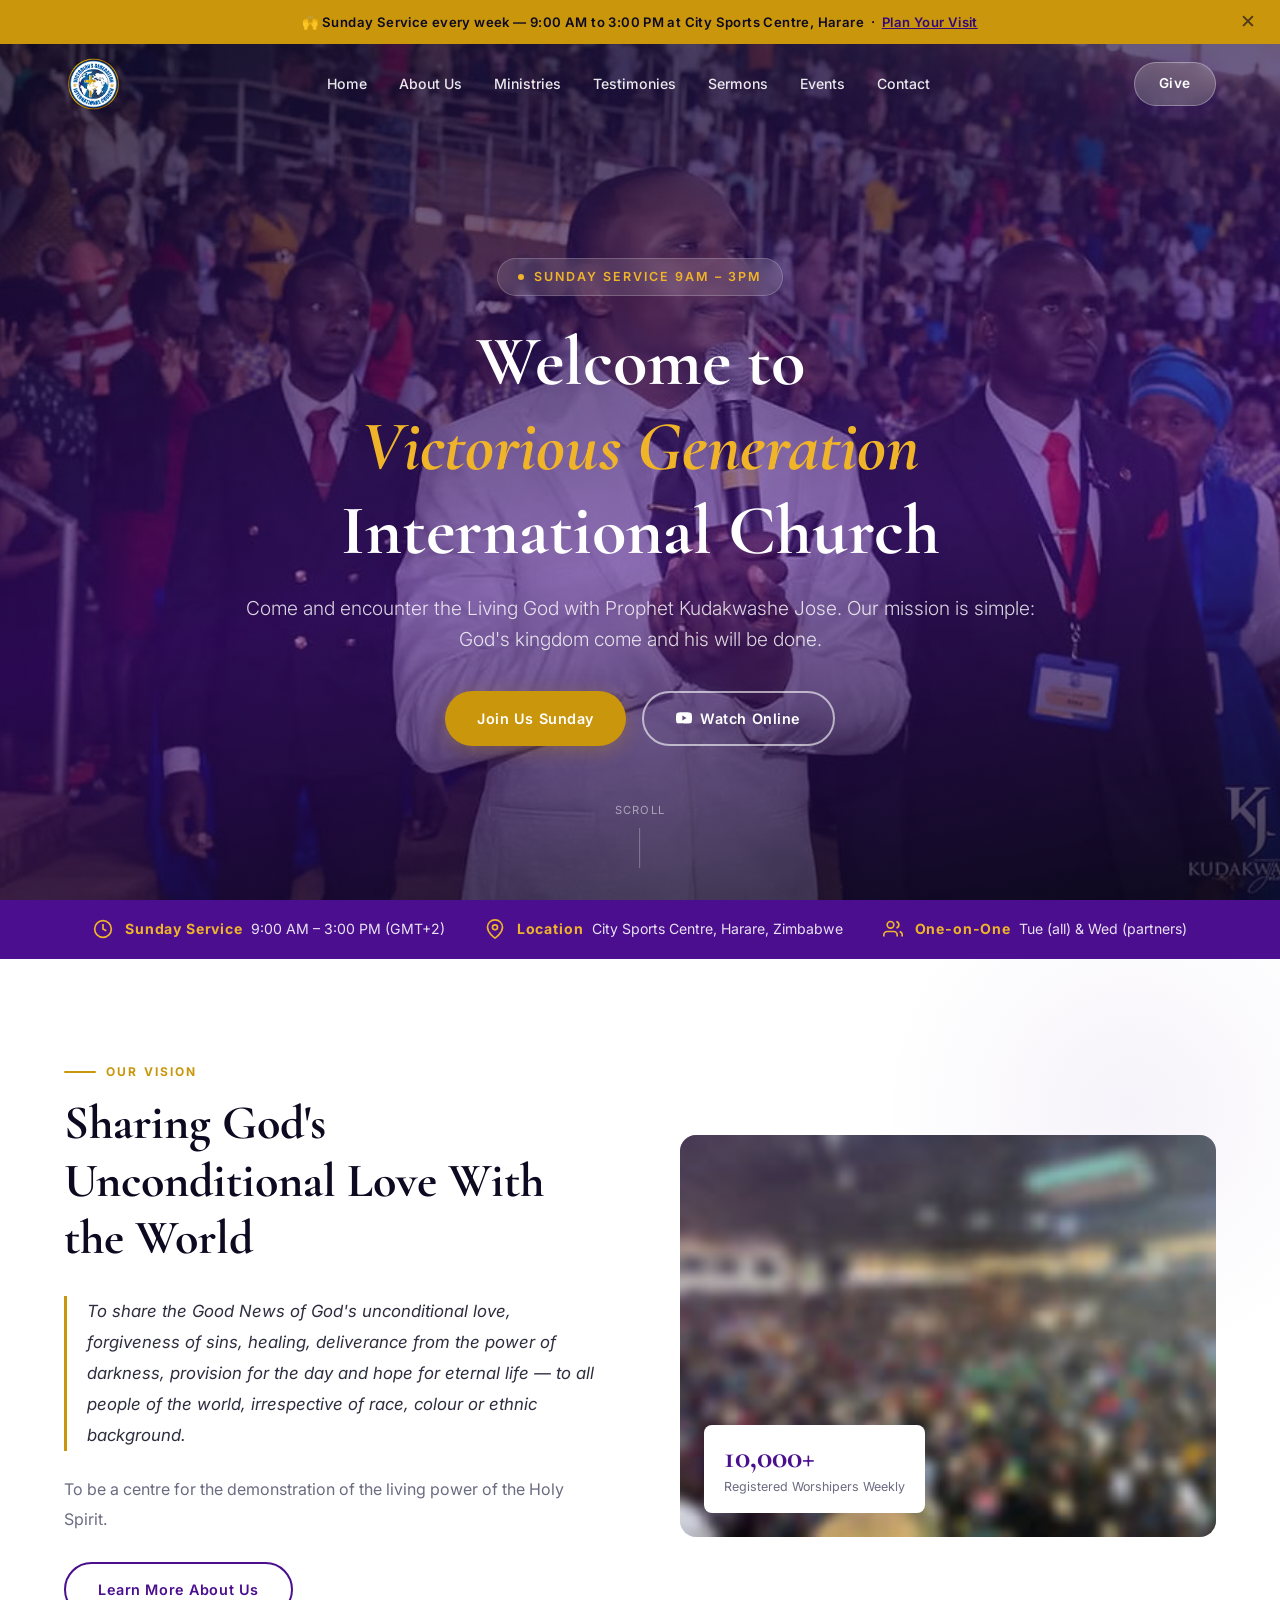
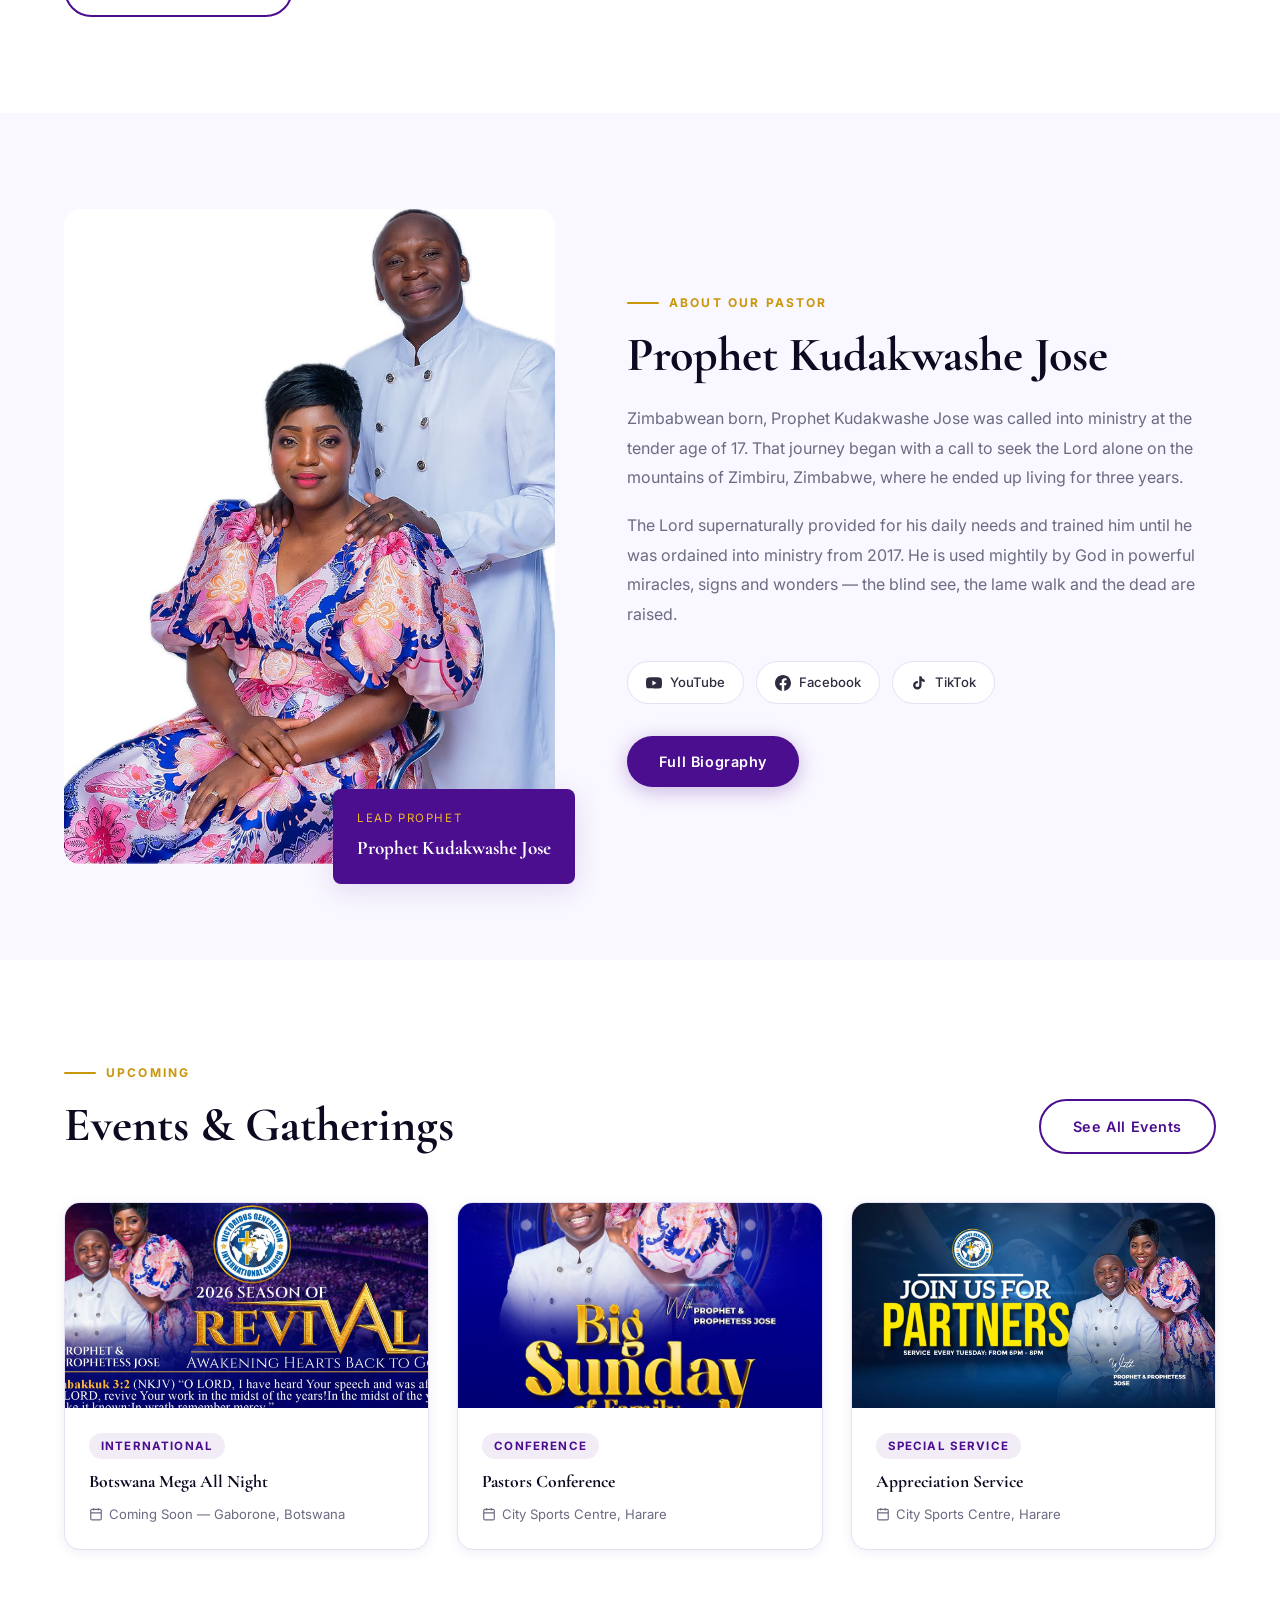
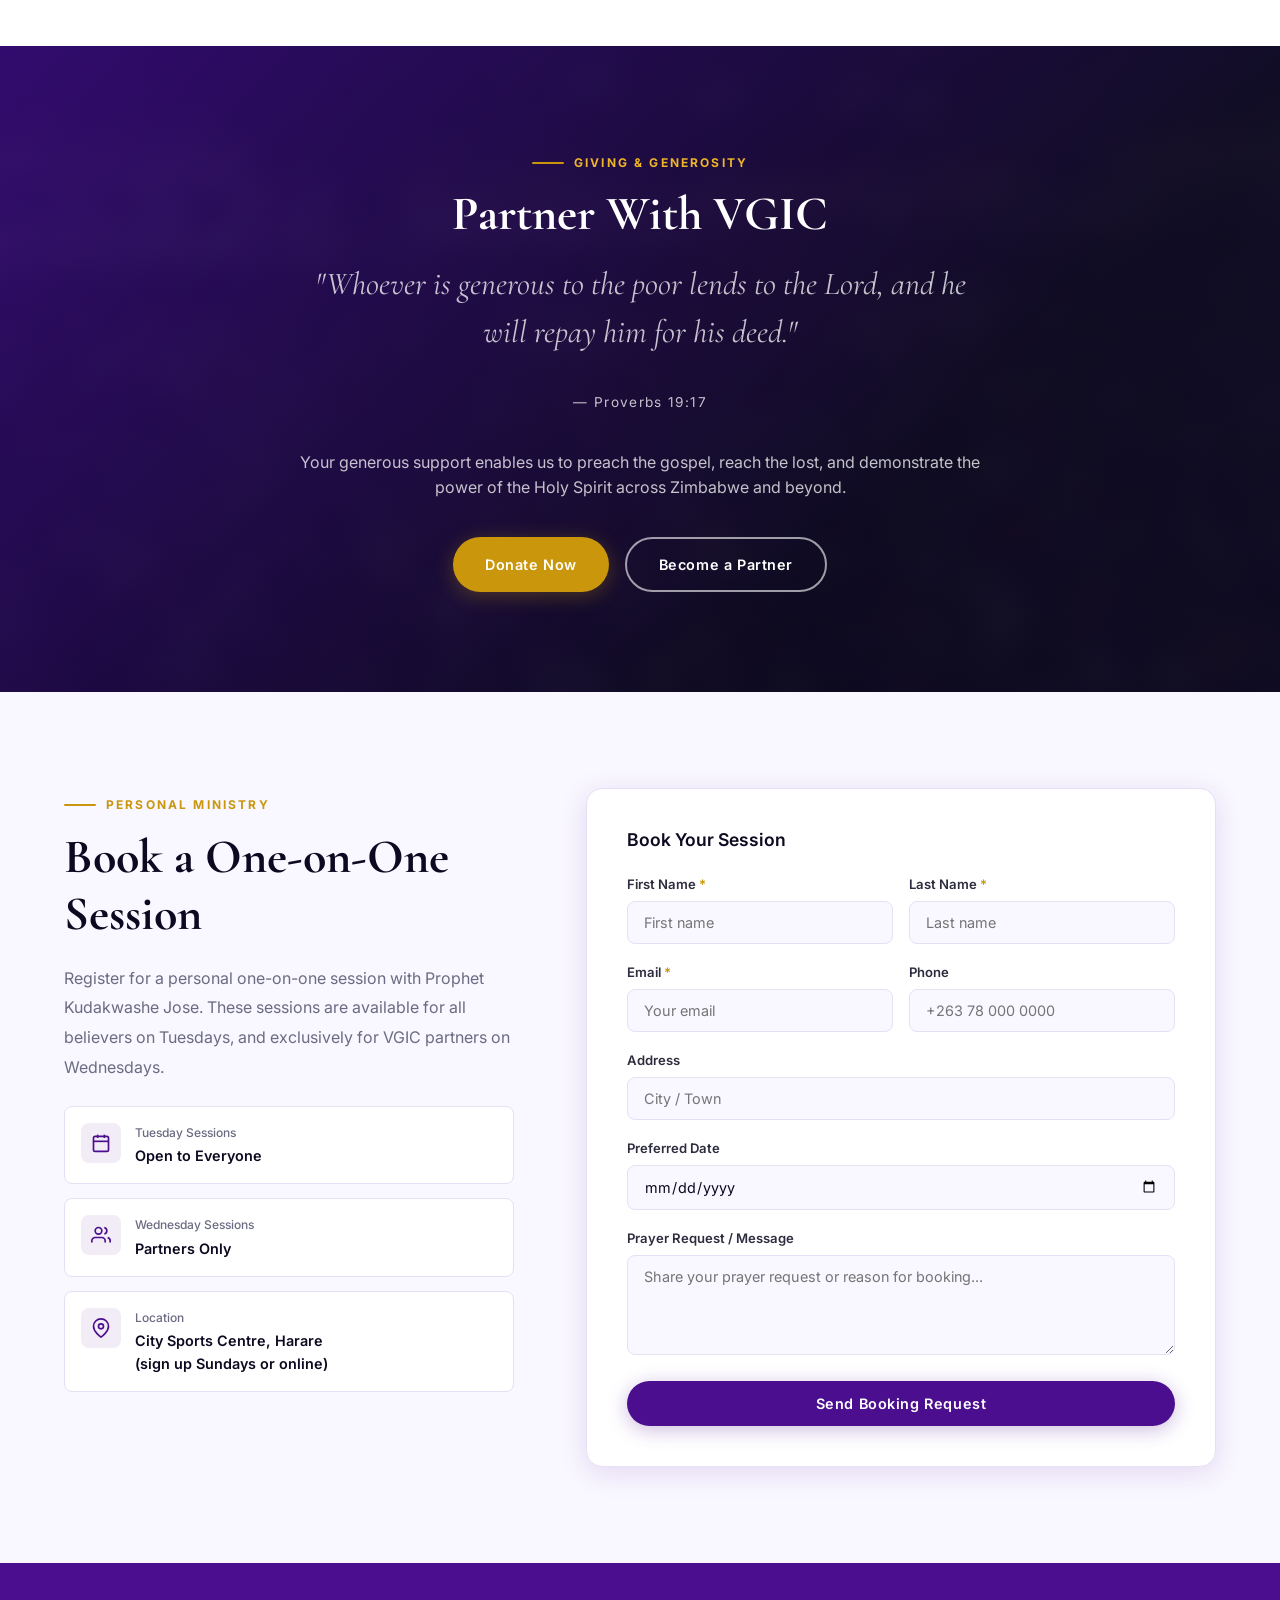
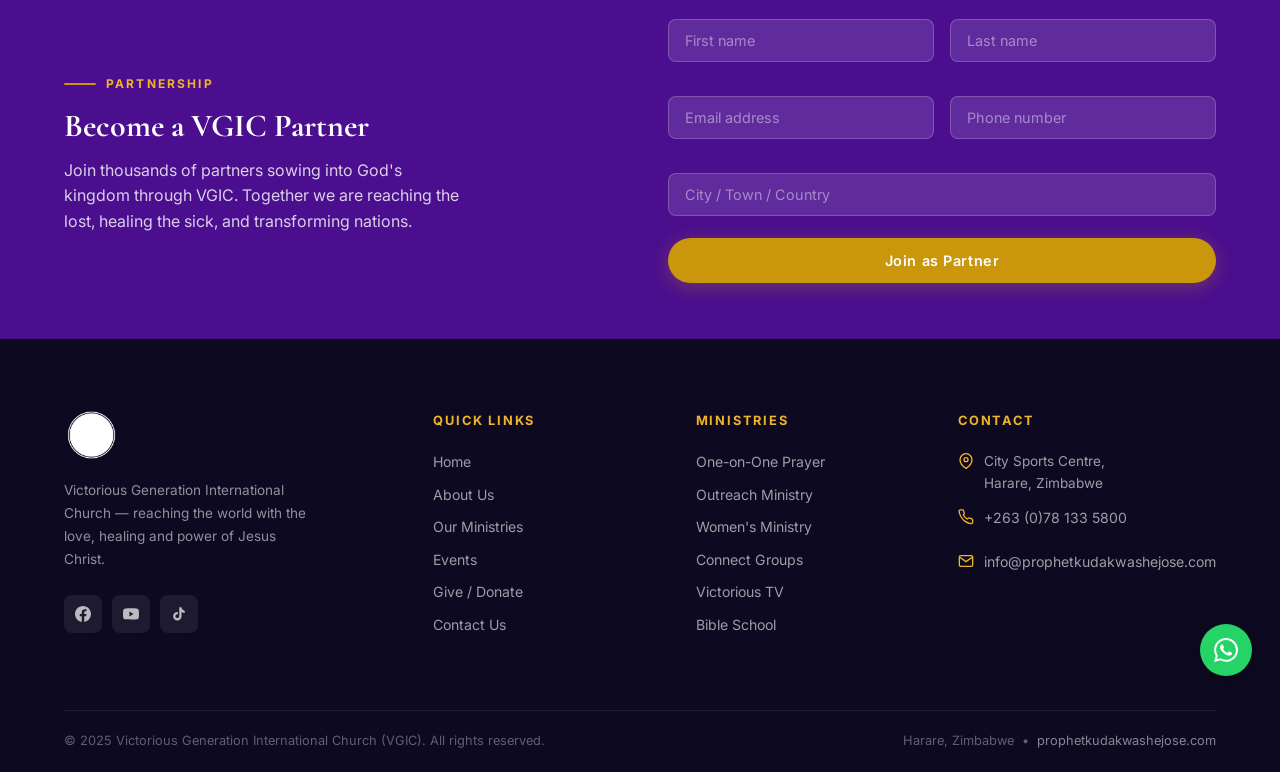
<file: index.html>
<!DOCTYPE html>
<html lang="en">
<head>
  <meta charset="UTF-8" />
  <meta name="viewport" content="width=device-width, initial-scale=1.0" />
  <title>Victorious Generation International Church | Harare, Zimbabwe</title>
  <meta name="description" content="Welcome to Victorious Generation International Church (VGIC). Sunday Service 9AM–3PM at City Sports Centre, Harare. Come and encounter the Living God with Prophet Kudakwashe Jose." />
  <link rel="icon" type="image/png" href="assets/images/Logo Victorious Family Church Final.png" />
  <link rel="stylesheet" href="assets/css/style.css" />
</head>
<body>
  <div class="loader">
    <img class="loader__logo" src="assets/images/Logo Victorious Family Church Final.png" alt="VGIC" />
    <div class="loader__bar"></div>
  </div>
  <div class="page-transition"></div>

  <div class="announcement">
    <span>🙌 Sunday Service every week — 9:00 AM to 3:00 PM at City Sports Centre, Harare &nbsp;·&nbsp; <a href="contact.html">Plan Your Visit</a></span>
    <button class="announcement__close" aria-label="Dismiss announcement">✕</button>
  </div>

  <!-- ===== NAVIGATION ===== -->
  <nav class="nav transparent" role="navigation" aria-label="Main navigation">
    <div class="container">
      <div class="nav__inner">
        <a href="index.html" class="nav__logo" aria-label="VGIC Home">
          <img src="assets/images/Logo Victorious Family Church Final.png" alt="Victorious Generation International Church Logo" />
        </a>
        <ul class="nav__links" role="list">
          <li><a href="index.html" class="active">Home</a></li>
          <li><a href="about.html">About Us</a></li>
          <li><a href="ministries.html">Ministries</a></li>
          <li><a href="testimonies.html">Testimonies</a></li>
          <li><a href="sermons.html">Sermons</a></li>
          <li><a href="events.html">Events</a></li>
          <li><a href="contact.html">Contact</a></li>
        </ul>
        <div class="nav__cta">
          <a href="give.html" class="btn btn-primary">Give</a>
        </div>
        <button class="nav__hamburger" aria-label="Toggle menu" aria-expanded="false">
          <span></span><span></span><span></span>
        </button>
      </div>
    </div>
    <nav class="nav__mobile" aria-label="Mobile navigation">
      <a href="index.html">Home</a>
      <a href="about.html">About Us</a>
      <a href="ministries.html">Ministries</a>
      <a href="testimonies.html">Testimonies</a>
      <a href="sermons.html">Sermons</a>
      <a href="events.html">Events</a>
      <a href="contact.html">Contact</a>
      <a href="give.html" class="btn btn-primary">Give Now</a>
    </nav>
  </nav>

  <!-- ===== HERO ===== -->
  <section class="hero" aria-label="Welcome">
    <div class="hero__bg" style="background-image: url('assets/images/f407f457-07d5-4398-bcf7-2686f2e2813f_JPG.jpg');" role="img" aria-label="Church congregation worship"></div>
    <div class="hero__overlay"></div>
    <div class="hero__content">
      <div class="hero__badge">
        <span class="hero__badge-dot"></span>
        Sunday Service 9AM – 3PM
      </div>
      <h1>Welcome to<br /><em>Victorious Generation</em><br />International Church</h1>
      <p class="hero__sub">Come and encounter the Living God with Prophet Kudakwashe Jose. Our mission is simple: God's kingdom come and his will be done.</p>
      <div class="hero__actions">
        <a href="contact.html" class="btn btn-gold">Join Us Sunday</a>
        <a href="https://www.youtube.com/@victoriousgenerationchurch7087" target="_blank" rel="noopener" class="btn btn-outline">
          <svg width="16" height="16" viewBox="0 0 24 24" fill="currentColor"><path d="M23.498 6.186a3.016 3.016 0 0 0-2.122-2.136C19.505 3.545 12 3.545 12 3.545s-7.505 0-9.377.505A3.017 3.017 0 0 0 .502 6.186C0 8.07 0 12 0 12s0 3.93.502 5.814a3.016 3.016 0 0 0 2.122 2.136c1.871.505 9.376.505 9.376.505s7.505 0 9.377-.505a3.015 3.015 0 0 0 2.122-2.136C24 15.93 24 12 24 12s0-3.93-.502-5.814zM9.545 15.568V8.432L15.818 12l-6.273 3.568z"/></svg>
          Watch Online
        </a>
      </div>
    </div>
    <div class="hero__scroll" aria-hidden="true">Scroll</div>
  </section>

  <!-- ===== SERVICE TIMES BANNER ===== -->
  <div class="service-banner" role="complementary" aria-label="Service schedule">
    <div class="service-banner__inner">
      <div class="service-banner__item">
        <svg width="20" height="20" fill="none" stroke="currentColor" stroke-width="2" viewBox="0 0 24 24" aria-hidden="true"><circle cx="12" cy="12" r="10"/><polyline points="12 6 12 12 16 14"/></svg>
        <span><span class="service-banner__label">Sunday Service</span> &nbsp;<span class="service-banner__value">9:00 AM – 3:00 PM (GMT+2)</span></span>
      </div>
      <div class="service-banner__item">
        <svg width="20" height="20" fill="none" stroke="currentColor" stroke-width="2" viewBox="0 0 24 24" aria-hidden="true"><path d="M21 10c0 7-9 13-9 13s-9-6-9-13a9 9 0 0 1 18 0z"/><circle cx="12" cy="10" r="3"/></svg>
        <span><span class="service-banner__label">Location</span> &nbsp;<span class="service-banner__value">City Sports Centre, Harare, Zimbabwe</span></span>
      </div>
      <div class="service-banner__item">
        <svg width="20" height="20" fill="none" stroke="currentColor" stroke-width="2" viewBox="0 0 24 24" aria-hidden="true"><path d="M17 21v-2a4 4 0 0 0-4-4H5a4 4 0 0 0-4 4v2"/><circle cx="9" cy="7" r="4"/><path d="M23 21v-2a4 4 0 0 0-3-3.87M16 3.13a4 4 0 0 1 0 7.75"/></svg>
        <span><span class="service-banner__label">One-on-One</span> &nbsp;<span class="service-banner__value">Tue (all) &amp; Wed (partners)</span></span>
      </div>
    </div>
  </div>

  <!-- ===== VISION ===== -->
  <section class="section vision" aria-labelledby="vision-heading">
    <div class="container">
      <div class="vision__grid">
        <div class="vision__text">
          <span class="eyebrow">Our Vision</span>
          <h2 id="vision-heading">Sharing God's Unconditional Love With the World</h2>
          <p>To share the Good News of God's unconditional love, forgiveness of sins, healing, deliverance from the power of darkness, provision for the day and hope for eternal life — to all people of the world, irrespective of race, colour or ethnic background.</p>
          <p>To be a centre for the demonstration of the living power of the Holy Spirit.</p>
          <a href="about.html" class="btn btn-outline-dark" style="margin-top:12px">Learn More About Us</a>
        </div>
        <div class="vision__visual fade-up">
          <img src="assets/images/2b4090_7a6ca7d2ff9e4986a158bc8f81fcc46f~mv2.jpg" alt="VGIC congregation worship" loading="lazy" />
          <div class="vision__stat">
            <div class="vision__stat-num">10,000+</div>
            <div class="vision__stat-label">Registered Worshipers Weekly</div>
          </div>
        </div>
      </div>
    </div>
  </section>

  <!-- ===== PASTOR TEASER ===== -->
  <section class="section pastor" aria-labelledby="pastor-heading">
    <div class="container">
      <div class="pastor__grid">
        <div class="pastor__image-wrap fade-up">
          <div class="pastor__image">
            <img src="assets/images/IMG_6641.png" alt="Prophet Kudakwashe Jose" loading="lazy" />
          </div>
          <div class="pastor__card">
            <div class="pastor__card-title">Lead Prophet</div>
            <div class="pastor__card-name">Prophet Kudakwashe Jose</div>
          </div>
        </div>
        <div class="pastor__text">
          <span class="eyebrow">About Our Pastor</span>
          <h2 id="pastor-heading">Prophet Kudakwashe Jose</h2>
          <p>Zimbabwean born, Prophet Kudakwashe Jose was called into ministry at the tender age of 17. That journey began with a call to seek the Lord alone on the mountains of Zimbiru, Zimbabwe, where he ended up living for three years.</p>
          <p>The Lord supernaturally provided for his daily needs and trained him until he was ordained into ministry from 2017. He is used mightily by God in powerful miracles, signs and wonders — the blind see, the lame walk and the dead are raised.</p>
          <div class="pastor__socials">
            <a href="https://www.youtube.com/@victoriousgenerationchurch7087" target="_blank" rel="noopener" class="pastor__social-link">
              <svg width="16" height="16" fill="currentColor" viewBox="0 0 24 24"><path d="M23.498 6.186a3.016 3.016 0 0 0-2.122-2.136C19.505 3.545 12 3.545 12 3.545s-7.505 0-9.377.505A3.017 3.017 0 0 0 .502 6.186C0 8.07 0 12 0 12s0 3.93.502 5.814a3.016 3.016 0 0 0 2.122 2.136c1.871.505 9.376.505 9.376.505s7.505 0 9.377-.505a3.015 3.015 0 0 0 2.122-2.136C24 15.93 24 12 24 12s0-3.93-.502-5.814zM9.545 15.568V8.432L15.818 12l-6.273 3.568z"/></svg>
              YouTube
            </a>
            <a href="https://www.facebook.com/prophetkudakwashe.jose.3/" target="_blank" rel="noopener" class="pastor__social-link">
              <svg width="16" height="16" fill="currentColor" viewBox="0 0 24 24"><path d="M24 12.073c0-6.627-5.373-12-12-12s-12 5.373-12 12c0 5.99 4.388 10.954 10.125 11.854v-8.385H7.078v-3.47h3.047V9.43c0-3.007 1.792-4.669 4.533-4.669 1.312 0 2.686.235 2.686.235v2.953H15.83c-1.491 0-1.956.925-1.956 1.874v2.25h3.328l-.532 3.47h-2.796v8.385C19.612 23.027 24 18.062 24 12.073z"/></svg>
              Facebook
            </a>
            <a href="https://www.tiktok.com/@prophetkudakwashe" target="_blank" rel="noopener" class="pastor__social-link">
              <svg width="16" height="16" fill="currentColor" viewBox="0 0 24 24"><path d="M19.59 6.69a4.83 4.83 0 0 1-3.77-4.25V2h-3.45v13.67a2.89 2.89 0 0 1-2.88 2.5 2.89 2.89 0 0 1-2.89-2.89 2.89 2.89 0 0 1 2.89-2.89c.28 0 .54.04.79.1V9.01a6.33 6.33 0 0 0-.79-.05 6.34 6.34 0 0 0-6.34 6.34 6.34 6.34 0 0 0 6.34 6.34 6.34 6.34 0 0 0 6.33-6.34V8.95a8.16 8.16 0 0 0 4.77 1.52V7.01a4.85 4.85 0 0 1-1-.32z"/></svg>
              TikTok
            </a>
          </div>
          <a href="about.html" class="btn btn-primary" style="margin-top:32px">Full Biography</a>
        </div>
      </div>
    </div>
  </section>

  <!-- ===== EVENTS ===== -->
  <section class="section events" aria-labelledby="events-heading">
    <div class="container">
      <div class="events__header">
        <div>
          <span class="eyebrow">Upcoming</span>
          <h2 id="events-heading">Events &amp; Gatherings</h2>
        </div>
        <a href="contact.html" class="btn btn-outline-dark">See All Events</a>
      </div>
      <div class="events__grid">
        <article class="event-card fade-up">
          <img class="event-card__img" src="assets/images/2b4090_fac7adcb81734b9f8aa2126f18879805~mv2.jpg" alt="Botswana Mega All Night event" loading="lazy" />
          <div class="event-card__body">
            <span class="event-card__tag">International</span>
            <h3 class="event-card__title">Botswana Mega All Night</h3>
            <p class="event-card__date">
              <svg width="14" height="14" fill="none" stroke="currentColor" stroke-width="2" viewBox="0 0 24 24"><rect x="3" y="4" width="18" height="18" rx="2" ry="2"/><line x1="16" y1="2" x2="16" y2="6"/><line x1="8" y1="2" x2="8" y2="6"/><line x1="3" y1="10" x2="21" y2="10"/></svg>
              Coming Soon — Gaborone, Botswana
            </p>
          </div>
        </article>
        <article class="event-card fade-up">
          <img class="event-card__img" src="assets/images/1e9fdbe8-e3bb-4264-adfd-9bd7b0414f63.jpeg" alt="Pastors Conference event" loading="lazy" />
          <div class="event-card__body">
            <span class="event-card__tag">Conference</span>
            <h3 class="event-card__title">Pastors Conference</h3>
            <p class="event-card__date">
              <svg width="14" height="14" fill="none" stroke="currentColor" stroke-width="2" viewBox="0 0 24 24"><rect x="3" y="4" width="18" height="18" rx="2" ry="2"/><line x1="16" y1="2" x2="16" y2="6"/><line x1="8" y1="2" x2="8" y2="6"/><line x1="3" y1="10" x2="21" y2="10"/></svg>
              City Sports Centre, Harare
            </p>
          </div>
        </article>
        <article class="event-card fade-up">
          <img class="event-card__img" src="assets/images/maxresdefault.jpg" alt="Appreciation service" loading="lazy" />
          <div class="event-card__body">
            <span class="event-card__tag">Special Service</span>
            <h3 class="event-card__title">Appreciation Service</h3>
            <p class="event-card__date">
              <svg width="14" height="14" fill="none" stroke="currentColor" stroke-width="2" viewBox="0 0 24 24"><rect x="3" y="4" width="18" height="18" rx="2" ry="2"/><line x1="16" y1="2" x2="16" y2="6"/><line x1="8" y1="2" x2="8" y2="6"/><line x1="3" y1="10" x2="21" y2="10"/></svg>
              City Sports Centre, Harare
            </p>
          </div>
        </article>
      </div>
    </div>
  </section>

  <!-- ===== GIVE / DONATION ===== -->
  <section class="give" aria-labelledby="give-heading">
    <div class="give__bg" style="background-image: url('assets/images/2b4090_7a6ca7d2ff9e4986a158bc8f81fcc46f~mv2.jpg');" role="img" aria-hidden="true"></div>
    <div class="give__overlay"></div>
    <div class="container">
      <div class="give__content">
        <span class="eyebrow" style="color: var(--gold-light);">Giving &amp; Generosity</span>
        <h2 id="give-heading">Partner With VGIC</h2>
        <p class="give__scripture">"Whoever is generous to the poor lends to the Lord, and he will repay him for his deed."</p>
        <p class="give__reference">— Proverbs 19:17</p>
        <p>Your generous support enables us to preach the gospel, reach the lost, and demonstrate the power of the Holy Spirit across Zimbabwe and beyond.</p>
        <div style="display:flex; gap:16px; justify-content:center; flex-wrap:wrap;">
          <a href="give.html" class="btn btn-gold">Donate Now</a>
          <a href="#partner" class="btn btn-outline">Become a Partner</a>
        </div>
      </div>
    </div>
  </section>

  <!-- ===== ONE-ON-ONE BOOKING ===== -->
  <section class="section booking" id="booking" aria-labelledby="booking-heading">
    <div class="container">
      <div class="booking__grid">
        <div class="booking__info">
          <span class="eyebrow">Personal Ministry</span>
          <h2 id="booking-heading">Book a One-on-One Session</h2>
          <p>Register for a personal one-on-one session with Prophet Kudakwashe Jose. These sessions are available for all believers on Tuesdays, and exclusively for VGIC partners on Wednesdays.</p>
          <div class="booking__detail">
            <div class="booking__detail-icon">
              <svg width="20" height="20" fill="none" stroke="currentColor" stroke-width="2" viewBox="0 0 24 24"><rect x="3" y="4" width="18" height="18" rx="2" ry="2"/><line x1="16" y1="2" x2="16" y2="6"/><line x1="8" y1="2" x2="8" y2="6"/><line x1="3" y1="10" x2="21" y2="10"/></svg>
            </div>
            <div>
              <div class="booking__detail-label">Tuesday Sessions</div>
              <div class="booking__detail-value">Open to Everyone</div>
            </div>
          </div>
          <div class="booking__detail">
            <div class="booking__detail-icon">
              <svg width="20" height="20" fill="none" stroke="currentColor" stroke-width="2" viewBox="0 0 24 24"><path d="M17 21v-2a4 4 0 0 0-4-4H5a4 4 0 0 0-4 4v2"/><circle cx="9" cy="7" r="4"/><path d="M23 21v-2a4 4 0 0 0-3-3.87M16 3.13a4 4 0 0 1 0 7.75"/></svg>
            </div>
            <div>
              <div class="booking__detail-label">Wednesday Sessions</div>
              <div class="booking__detail-value">Partners Only</div>
            </div>
          </div>
          <div class="booking__detail">
            <div class="booking__detail-icon">
              <svg width="20" height="20" fill="none" stroke="currentColor" stroke-width="2" viewBox="0 0 24 24"><path d="M21 10c0 7-9 13-9 13s-9-6-9-13a9 9 0 0 1 18 0z"/><circle cx="12" cy="10" r="3"/></svg>
            </div>
            <div>
              <div class="booking__detail-label">Location</div>
              <div class="booking__detail-value">City Sports Centre, Harare<br />(sign up Sundays or online)</div>
            </div>
          </div>
        </div>
        <div class="form-card fade-up">
          <h4 style="margin-bottom:24px; font-size:1.1rem;">Book Your Session</h4>
          <form id="booking-form" novalidate>
            <div class="form-row">
              <div class="form-group">
                <label for="b-first">First Name <span style="color:var(--gold)">*</span></label>
                <input type="text" id="b-first" name="firstName" placeholder="First name" required />
              </div>
              <div class="form-group">
                <label for="b-last">Last Name <span style="color:var(--gold)">*</span></label>
                <input type="text" id="b-last" name="lastName" placeholder="Last name" required />
              </div>
            </div>
            <div class="form-row">
              <div class="form-group">
                <label for="b-email">Email <span style="color:var(--gold)">*</span></label>
                <input type="email" id="b-email" name="email" placeholder="Your email" required />
              </div>
              <div class="form-group">
                <label for="b-phone">Phone</label>
                <input type="tel" id="b-phone" name="phone" placeholder="+263 78 000 0000" />
              </div>
            </div>
            <div class="form-group">
              <label for="b-address">Address</label>
              <input type="text" id="b-address" name="address" placeholder="City / Town" />
            </div>
            <div class="form-group">
              <label for="b-date">Preferred Date</label>
              <input type="date" id="b-date" name="date" />
            </div>
            <div class="form-group">
              <label for="b-message">Prayer Request / Message</label>
              <textarea id="b-message" name="message" placeholder="Share your prayer request or reason for booking..."></textarea>
            </div>
            <button type="submit" class="btn btn-primary" style="width:100%; justify-content:center;">Send Booking Request</button>
          </form>
        </div>
      </div>
    </div>
  </section>

  <!-- ===== PARTNER STRIP ===== -->
  <section class="partner-strip" id="partner" aria-labelledby="partner-heading">
    <div class="container">
      <div class="partner-strip__inner">
        <div>
          <span class="eyebrow" style="color:var(--gold-light)">Partnership</span>
          <h3 id="partner-heading">Become a VGIC Partner</h3>
          <p>Join thousands of partners sowing into God's kingdom through VGIC. Together we are reaching the lost, healing the sick, and transforming nations.</p>
        </div>
        <form id="partner-form" novalidate>
          <div class="form-row">
            <div class="form-group">
              <input type="text" name="firstName" placeholder="First name" required />
            </div>
            <div class="form-group">
              <input type="text" name="lastName" placeholder="Last name" required />
            </div>
          </div>
          <div class="form-row">
            <div class="form-group">
              <input type="email" name="email" placeholder="Email address" required />
            </div>
            <div class="form-group">
              <input type="tel" name="phone" placeholder="Phone number" />
            </div>
          </div>
          <div class="form-group">
            <input type="text" name="address" placeholder="City / Town / Country" />
          </div>
          <button type="submit" class="btn btn-gold" style="width:100%; justify-content:center; margin-top:4px;">Join as Partner</button>
        </form>
      </div>
    </div>
  </section>

  <!-- ===== FLOATING BUTTONS ===== -->
  <div class="fab-group" role="complementary" aria-label="Quick contact">
    <a href="https://wa.me/2630781335800" target="_blank" rel="noopener" class="fab fab-whatsapp" aria-label="Chat on WhatsApp">
      <svg width="24" height="24" fill="currentColor" viewBox="0 0 24 24"><path d="M17.472 14.382c-.297-.149-1.758-.867-2.03-.967-.273-.099-.471-.148-.67.15-.197.297-.767.966-.94 1.164-.173.199-.347.223-.644.075-.297-.15-1.255-.463-2.39-1.475-.883-.788-1.48-1.761-1.653-2.059-.173-.297-.018-.458.13-.606.134-.133.298-.347.446-.52.149-.174.198-.298.298-.497.099-.198.05-.371-.025-.52-.075-.149-.669-1.612-.916-2.207-.242-.579-.487-.5-.669-.51-.173-.008-.371-.01-.57-.01-.198 0-.52.074-.792.372-.272.297-1.04 1.016-1.04 2.479 0 1.462 1.065 2.875 1.213 3.074.149.198 2.096 3.2 5.077 4.487.709.306 1.262.489 1.694.625.712.227 1.36.195 1.871.118.571-.085 1.758-.719 2.006-1.413.248-.694.248-1.289.173-1.413-.074-.124-.272-.198-.57-.347m-5.421 7.403h-.004a9.87 9.87 0 0 1-5.031-1.378l-.361-.214-3.741.982.998-3.648-.235-.374a9.86 9.86 0 0 1-1.51-5.26c.001-5.45 4.436-9.884 9.888-9.884 2.64 0 5.122 1.03 6.988 2.898a9.825 9.825 0 0 1 2.893 6.994c-.003 5.45-4.437 9.884-9.885 9.884m8.413-18.297A11.815 11.815 0 0 0 12.05 0C5.495 0 .16 5.335.157 11.892c0 2.096.547 4.142 1.588 5.945L.057 24l6.305-1.654a11.882 11.882 0 0 0 5.683 1.448h.005c6.554 0 11.89-5.335 11.893-11.893a11.821 11.821 0 0 0-3.48-8.413z"/></svg>
    </a>
    <button class="fab fab-top" aria-label="Back to top">
      <svg width="20" height="20" fill="none" stroke="currentColor" stroke-width="2.5" viewBox="0 0 24 24"><polyline points="18 15 12 9 6 15"/></svg>
    </button>
  </div>

  <!-- ===== FOOTER ===== -->
  <footer class="footer" role="contentinfo">
    <div class="container">
      <div class="footer__grid">
        <div class="footer__brand">
          <img src="assets/images/Logo Victorious Family Church Final.png" alt="VGIC Logo" />
          <p>Victorious Generation International Church — reaching the world with the love, healing and power of Jesus Christ.</p>
          <div class="footer__socials">
            <a href="https://www.facebook.com/prophetkudakwashe.jose.3/" target="_blank" rel="noopener" class="footer__social" aria-label="Facebook">
              <svg width="16" height="16" fill="currentColor" viewBox="0 0 24 24"><path d="M24 12.073c0-6.627-5.373-12-12-12s-12 5.373-12 12c0 5.99 4.388 10.954 10.125 11.854v-8.385H7.078v-3.47h3.047V9.43c0-3.007 1.792-4.669 4.533-4.669 1.312 0 2.686.235 2.686.235v2.953H15.83c-1.491 0-1.956.925-1.956 1.874v2.25h3.328l-.532 3.47h-2.796v8.385C19.612 23.027 24 18.062 24 12.073z"/></svg>
            </a>
            <a href="https://www.youtube.com/@victoriousgenerationchurch7087" target="_blank" rel="noopener" class="footer__social" aria-label="YouTube">
              <svg width="16" height="16" fill="currentColor" viewBox="0 0 24 24"><path d="M23.498 6.186a3.016 3.016 0 0 0-2.122-2.136C19.505 3.545 12 3.545 12 3.545s-7.505 0-9.377.505A3.017 3.017 0 0 0 .502 6.186C0 8.07 0 12 0 12s0 3.93.502 5.814a3.016 3.016 0 0 0 2.122 2.136c1.871.505 9.376.505 9.376.505s7.505 0 9.377-.505a3.015 3.015 0 0 0 2.122-2.136C24 15.93 24 12 24 12s0-3.93-.502-5.814zM9.545 15.568V8.432L15.818 12l-6.273 3.568z"/></svg>
            </a>
            <a href="https://www.tiktok.com/@prophetkudakwashe" target="_blank" rel="noopener" class="footer__social" aria-label="TikTok">
              <svg width="16" height="16" fill="currentColor" viewBox="0 0 24 24"><path d="M19.59 6.69a4.83 4.83 0 0 1-3.77-4.25V2h-3.45v13.67a2.89 2.89 0 0 1-2.88 2.5 2.89 2.89 0 0 1-2.89-2.89 2.89 2.89 0 0 1 2.89-2.89c.28 0 .54.04.79.1V9.01a6.33 6.33 0 0 0-.79-.05 6.34 6.34 0 0 0-6.34 6.34 6.34 6.34 0 0 0 6.34 6.34 6.34 6.34 0 0 0 6.33-6.34V8.95a8.16 8.16 0 0 0 4.77 1.52V7.01a4.85 4.85 0 0 1-1-.32z"/></svg>
            </a>
          </div>
        </div>
        <div class="footer__col">
          <h5>Quick Links</h5>
          <a href="index.html">Home</a>
          <a href="about.html">About Us</a>
          <a href="ministries.html">Our Ministries</a>
          <a href="contact.html">Events</a>
          <a href="give.html">Give / Donate</a>
          <a href="contact.html">Contact Us</a>
        </div>
        <div class="footer__col">
          <h5>Ministries</h5>
          <a href="ministries.html">One-on-One Prayer</a>
          <a href="ministries.html">Outreach Ministry</a>
          <a href="ministries.html">Women's Ministry</a>
          <a href="ministries.html">Connect Groups</a>
          <a href="ministries.html">Victorious TV</a>
          <a href="ministries.html">Bible School</a>
        </div>
        <div class="footer__col">
          <h5>Contact</h5>
          <div class="footer__contact-item">
            <svg width="16" height="16" fill="none" stroke="currentColor" stroke-width="2" viewBox="0 0 24 24"><path d="M21 10c0 7-9 13-9 13s-9-6-9-13a9 9 0 0 1 18 0z"/><circle cx="12" cy="10" r="3"/></svg>
            <span>City Sports Centre,<br />Harare, Zimbabwe</span>
          </div>
          <div class="footer__contact-item">
            <svg width="16" height="16" fill="none" stroke="currentColor" stroke-width="2" viewBox="0 0 24 24"><path d="M22 16.92v3a2 2 0 0 1-2.18 2 19.79 19.79 0 0 1-8.63-3.07A19.5 19.5 0 0 1 4.69 12 19.79 19.79 0 0 1 1.61 3.41 2 2 0 0 1 3.6 1.27h3a2 2 0 0 1 2 1.72c.127.96.361 1.903.7 2.81a2 2 0 0 1-.45 2.11L7.91 8.96a16 16 0 0 0 6.03 6.03l.97-.97a2 2 0 0 1 2.11-.45c.907.339 1.85.573 2.81.7a2 2 0 0 1 1.72 2.01z"/></svg>
            <a href="tel:+2630781335800">+263 (0)78 133 5800</a>
          </div>
          <div class="footer__contact-item">
            <svg width="16" height="16" fill="none" stroke="currentColor" stroke-width="2" viewBox="0 0 24 24"><path d="M4 4h16c1.1 0 2 .9 2 2v12c0 1.1-.9 2-2 2H4c-1.1 0-2-.9-2-2V6c0-1.1.9-2 2-2z"/><polyline points="22,6 12,13 2,6"/></svg>
            <a href="mailto:info@prophetkudakwashejose.com">info@prophetkudakwashejose.com</a>
          </div>
        </div>
      </div>
      <div class="footer__bottom">
        <span>&copy; 2025 Victorious Generation International Church (VGIC). All rights reserved.</span>
        <span>Harare, Zimbabwe &nbsp;&bull;&nbsp; <a href="https://www.prophetkudakwashejose.com" target="_blank" rel="noopener">prophetkudakwashejose.com</a></span>
      </div>
    </div>
  </footer>

  <script src="assets/js/main.js" defer></script>
</body>
</html>
</file>
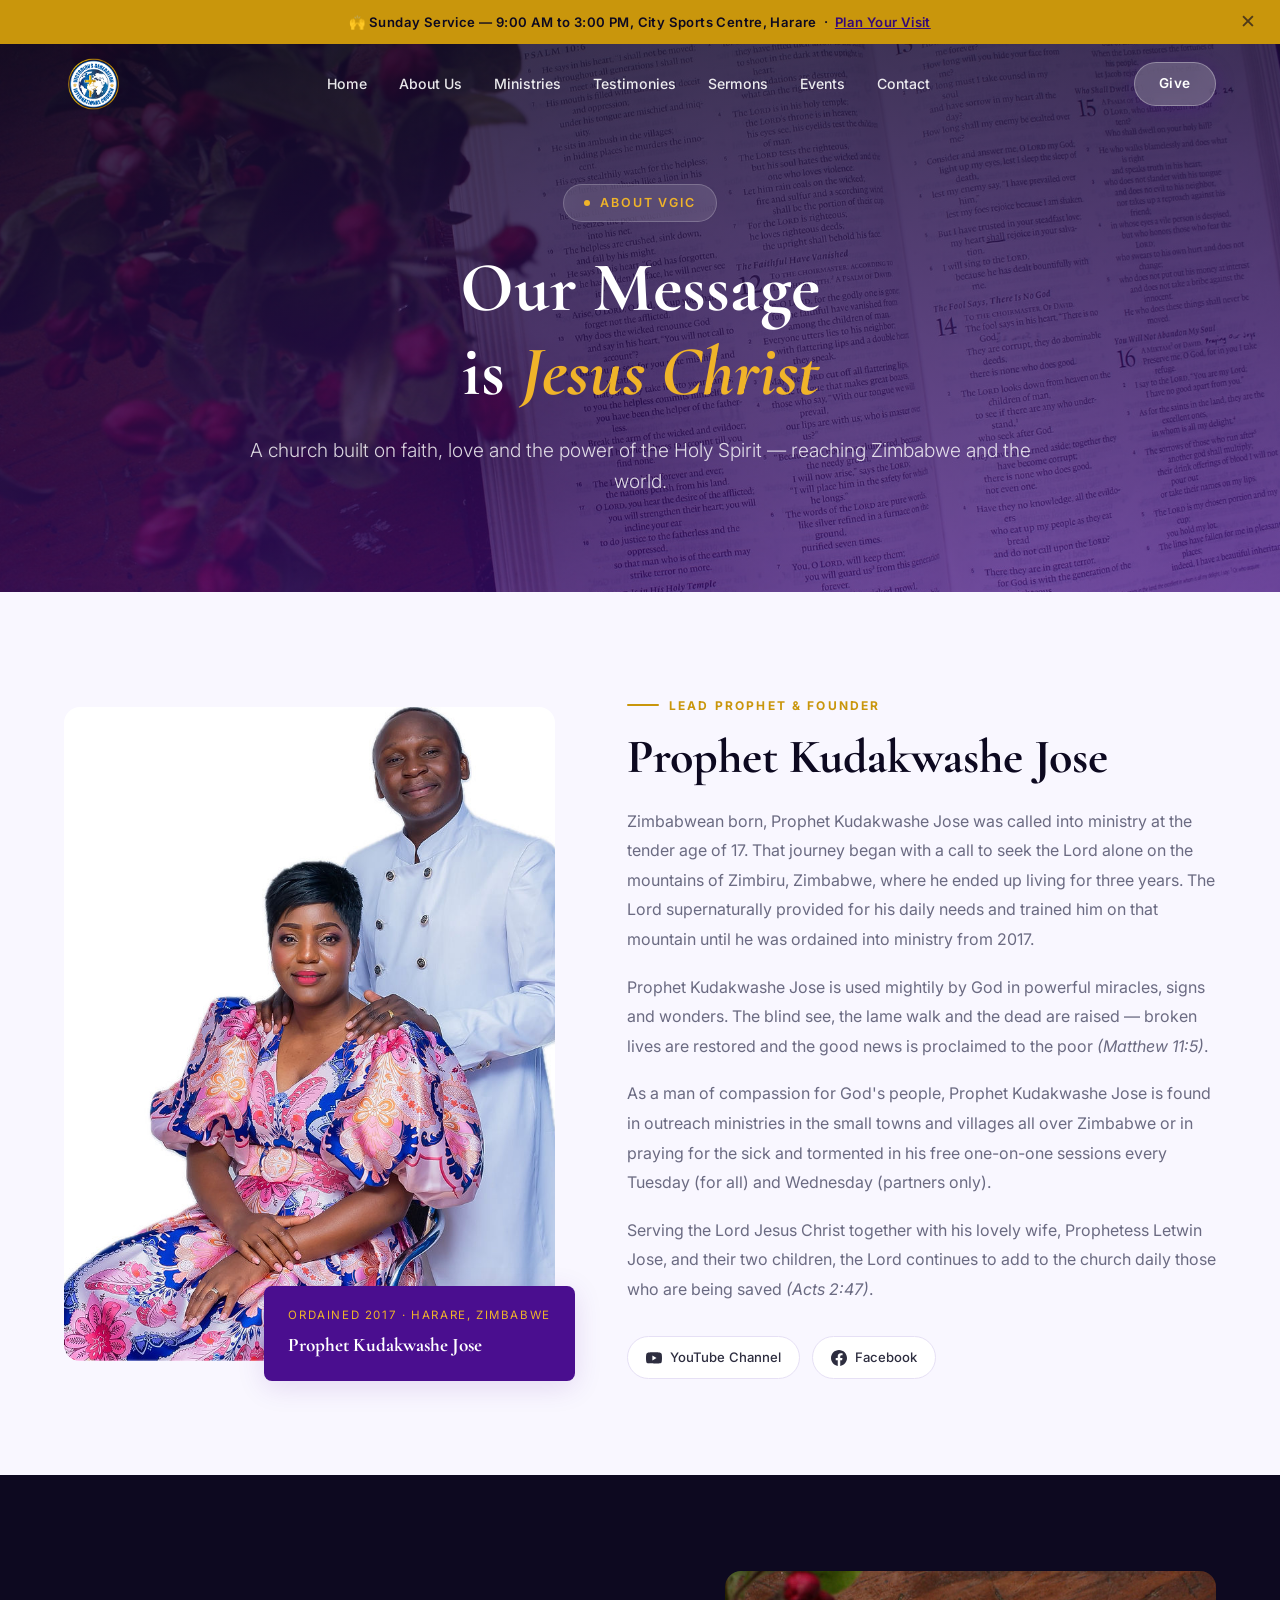
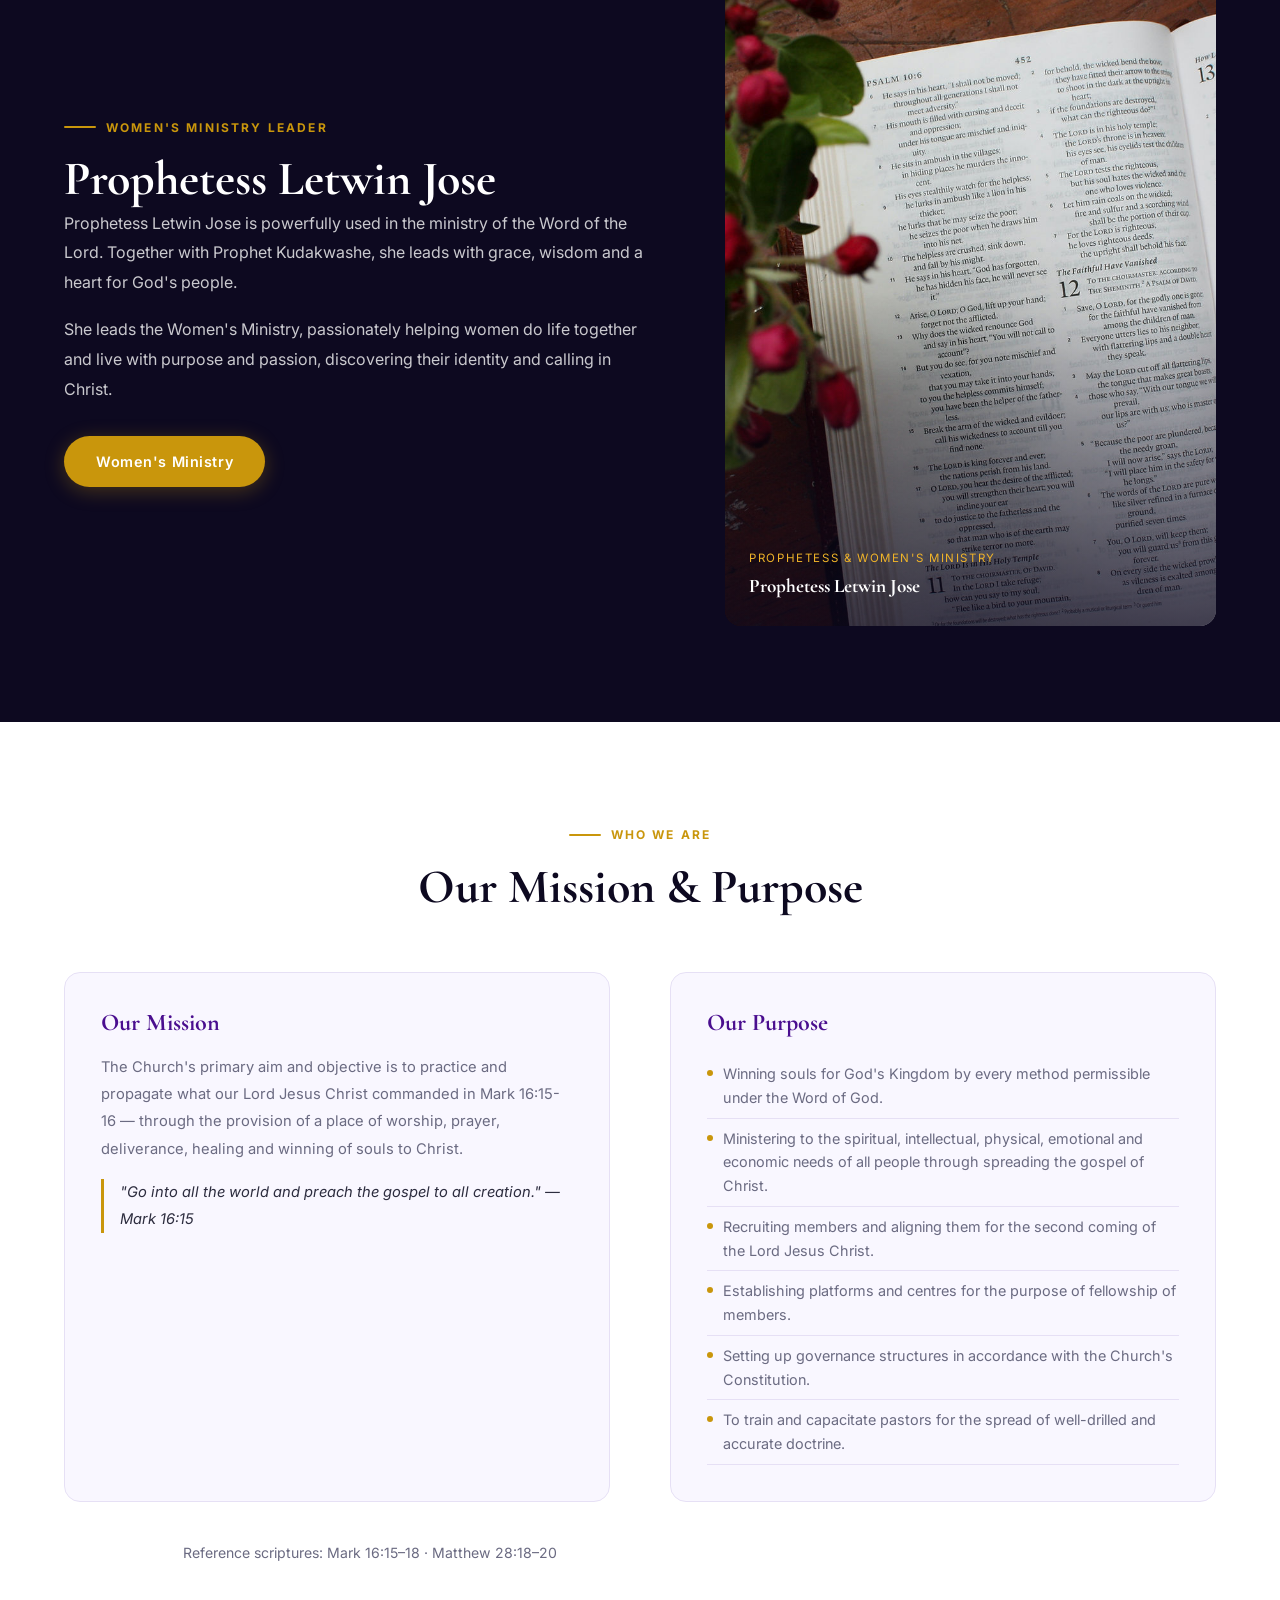
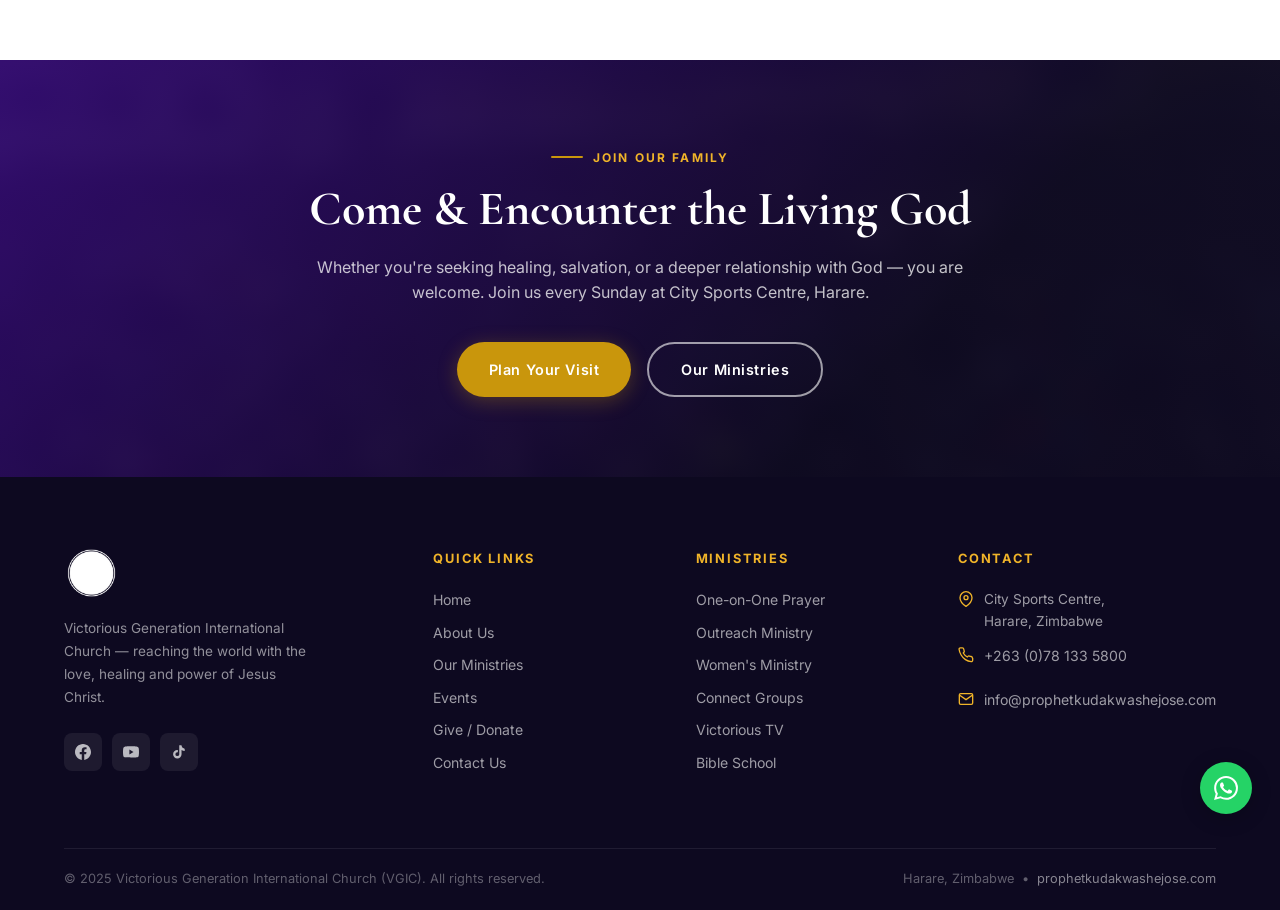
<file: about.html>
<!DOCTYPE html>
<html lang="en">
<head>
  <meta charset="UTF-8" />
  <meta name="viewport" content="width=device-width, initial-scale=1.0" />
  <title>About Us | Victorious Generation International Church</title>
  <meta name="description" content="Learn about Prophet Kudakwashe Jose, Prophetess Letwin Jose, the mission and purpose of Victorious Generation International Church (VGIC), Harare, Zimbabwe." />
  <link rel="icon" type="image/png" href="assets/images/Logo Victorious Family Church Final.png" />
  <link rel="stylesheet" href="assets/css/style.css" />
</head>
<body>
  <div class="loader"><img class="loader__logo" src="assets/images/Logo Victorious Family Church Final.png" alt="VGIC" /><div class="loader__bar"></div></div>
  <div class="page-transition"></div>
  <div class="announcement"><span>🙌 Sunday Service — 9:00 AM to 3:00 PM, City Sports Centre, Harare &nbsp;·&nbsp; <a href="contact.html">Plan Your Visit</a></span><button class="announcement__close" aria-label="Dismiss">✕</button></div>

  <!-- ===== NAVIGATION ===== -->
  <nav class="nav transparent" role="navigation" aria-label="Main navigation">
    <div class="container">
      <div class="nav__inner">
        <a href="index.html" class="nav__logo" aria-label="VGIC Home">
          <img src="assets/images/Logo Victorious Family Church Final.png" alt="VGIC Logo" />
        </a>
        <ul class="nav__links" role="list">
          <li><a href="index.html">Home</a></li>
          <li><a href="about.html" class="active">About Us</a></li>
          <li><a href="ministries.html">Ministries</a></li>
          <li><a href="testimonies.html">Testimonies</a></li>
          <li><a href="sermons.html">Sermons</a></li>
          <li><a href="events.html">Events</a></li>
          <li><a href="contact.html">Contact</a></li>
        </ul>
        <div class="nav__cta">
          <a href="give.html" class="btn btn-primary">Give</a>
        </div>
        <button class="nav__hamburger" aria-label="Toggle menu" aria-expanded="false">
          <span></span><span></span><span></span>
        </button>
      </div>
    </div>
    <nav class="nav__mobile" aria-label="Mobile navigation">
      <a href="index.html">Home</a>
      <a href="about.html">About Us</a>
      <a href="ministries.html">Ministries</a>
      <a href="testimonies.html">Testimonies</a>
      <a href="sermons.html">Sermons</a>
      <a href="events.html">Events</a>
      <a href="contact.html">Contact</a>
      <a href="give.html" class="btn btn-primary">Give Now</a>
    </nav>
  </nav>

  <!-- ===== HERO ===== -->
  <header class="hero hero--short" aria-label="About Us">
    <div class="hero__bg" style="background-image: url('assets/images/nsplsh_e73fd727bce64b35b109b0007d4a0773~mv2.jpg');" role="img" aria-label="Church worship background"></div>
    <div class="hero__overlay"></div>
    <div class="hero__content">
      <div class="hero__badge">
        <span class="hero__badge-dot"></span>
        About VGIC
      </div>
      <h1>Our Message<br />is <em>Jesus Christ</em></h1>
      <p class="hero__sub">A church built on faith, love and the power of the Holy Spirit — reaching Zimbabwe and the world.</p>
    </div>
  </header>

  <!-- ===== PASTOR FULL BIO ===== -->
  <section class="section pastor" aria-labelledby="pastor-bio-heading">
    <div class="container">
      <div class="pastor__grid">
        <div class="pastor__image-wrap fade-up">
          <div class="pastor__image">
            <img src="assets/images/IMG_6641.png" alt="Prophet Kudakwashe Jose" loading="lazy" />
          </div>
          <div class="pastor__card">
            <div class="pastor__card-title">Ordained 2017 · Harare, Zimbabwe</div>
            <div class="pastor__card-name">Prophet Kudakwashe Jose</div>
          </div>
        </div>
        <div class="pastor__text">
          <span class="eyebrow">Lead Prophet &amp; Founder</span>
          <h2 id="pastor-bio-heading">Prophet Kudakwashe Jose</h2>
          <p>Zimbabwean born, Prophet Kudakwashe Jose was called into ministry at the tender age of 17. That journey began with a call to seek the Lord alone on the mountains of Zimbiru, Zimbabwe, where he ended up living for three years. The Lord supernaturally provided for his daily needs and trained him on that mountain until he was ordained into ministry from 2017.</p>
          <p>Prophet Kudakwashe Jose is used mightily by God in powerful miracles, signs and wonders. The blind see, the lame walk and the dead are raised — broken lives are restored and the good news is proclaimed to the poor <em>(Matthew 11:5)</em>.</p>
          <p>As a man of compassion for God's people, Prophet Kudakwashe Jose is found in outreach ministries in the small towns and villages all over Zimbabwe or in praying for the sick and tormented in his free one-on-one sessions every Tuesday (for all) and Wednesday (partners only).</p>
          <p>Serving the Lord Jesus Christ together with his lovely wife, Prophetess Letwin Jose, and their two children, the Lord continues to add to the church daily those who are being saved <em>(Acts 2:47)</em>.</p>
          <div class="pastor__socials">
            <a href="https://www.youtube.com/@victoriousgenerationchurch7087" target="_blank" rel="noopener" class="pastor__social-link">
              <svg width="16" height="16" fill="currentColor" viewBox="0 0 24 24"><path d="M23.498 6.186a3.016 3.016 0 0 0-2.122-2.136C19.505 3.545 12 3.545 12 3.545s-7.505 0-9.377.505A3.017 3.017 0 0 0 .502 6.186C0 8.07 0 12 0 12s0 3.93.502 5.814a3.016 3.016 0 0 0 2.122 2.136c1.871.505 9.376.505 9.376.505s7.505 0 9.377-.505a3.015 3.015 0 0 0 2.122-2.136C24 15.93 24 12 24 12s0-3.93-.502-5.814zM9.545 15.568V8.432L15.818 12l-6.273 3.568z"/></svg>
              YouTube Channel
            </a>
            <a href="https://www.facebook.com/prophetkudakwashe.jose.3/" target="_blank" rel="noopener" class="pastor__social-link">
              <svg width="16" height="16" fill="currentColor" viewBox="0 0 24 24"><path d="M24 12.073c0-6.627-5.373-12-12-12s-12 5.373-12 12c0 5.99 4.388 10.954 10.125 11.854v-8.385H7.078v-3.47h3.047V9.43c0-3.007 1.792-4.669 4.533-4.669 1.312 0 2.686.235 2.686.235v2.953H15.83c-1.491 0-1.956.925-1.956 1.874v2.25h3.328l-.532 3.47h-2.796v8.385C19.612 23.027 24 18.062 24 12.073z"/></svg>
              Facebook
            </a>
          </div>
        </div>
      </div>
    </div>
  </section>

  <!-- ===== PROPHETESS ===== -->
  <section class="section section--dark" aria-labelledby="prophetess-heading" style="background: var(--dark);">
    <div class="container">
      <div style="display:grid; grid-template-columns:1.2fr 1fr; gap:72px; align-items:center;" class="about-prophetess-grid">
        <div>
          <span class="eyebrow">Women's Ministry Leader</span>
          <h2 id="prophetess-heading">Prophetess Letwin Jose</h2>
          <p style="color:rgba(255,255,255,0.78); line-height:1.85; margin-bottom:18px;">Prophetess Letwin Jose is powerfully used in the ministry of the Word of the Lord. Together with Prophet Kudakwashe, she leads with grace, wisdom and a heart for God's people.</p>
          <p style="color:rgba(255,255,255,0.78); line-height:1.85; margin-bottom:32px;">She leads the Women's Ministry, passionately helping women do life together and live with purpose and passion, discovering their identity and calling in Christ.</p>
          <a href="ministries.html" class="btn btn-gold">Women's Ministry</a>
        </div>
        <div class="fade-up" style="position:relative; border-radius:var(--radius); overflow:hidden; aspect-ratio:3/4;">
          <img src="assets/images/nsplsh_e73fd727bce64b35b109b0007d4a0773~mv2(1).jpg" alt="Prophetess Letwin Jose" loading="lazy" style="width:100%;height:100%;object-fit:cover;" />
          <div style="position:absolute;inset:0;background:linear-gradient(to top, rgba(13,9,32,0.7) 0%, transparent 50%);"></div>
          <div style="position:absolute;bottom:24px;left:24px;">
            <div style="font-size:0.72rem;letter-spacing:0.14em;text-transform:uppercase;color:var(--gold-light);margin-bottom:4px;">Prophetess &amp; Women's Ministry</div>
            <div style="font-family:'Cormorant Garamond',serif;font-size:1.2rem;font-weight:700;color:var(--white);">Prophetess Letwin Jose</div>
          </div>
        </div>
      </div>
    </div>
  </section>

  <!-- ===== MISSION + PURPOSE ===== -->
  <section class="section about-mission" aria-labelledby="mission-heading">
    <div class="container">
      <div class="text-center" style="margin-bottom:56px;">
        <span class="eyebrow">Who We Are</span>
        <h2 id="mission-heading">Our Mission &amp; Purpose</h2>
      </div>
      <div class="about-mission__grid">
        <div class="mission-block fade-up">
          <h3>Our Mission</h3>
          <p>The Church's primary aim and objective is to practice and propagate what our Lord Jesus Christ commanded in Mark 16:15-16 — through the provision of a place of worship, prayer, deliverance, healing and winning of souls to Christ.</p>
          <p style="margin-top:16px; font-style:italic; border-left:3px solid var(--gold); padding-left:16px; color:var(--text);">"Go into all the world and preach the gospel to all creation." — Mark 16:15</p>
        </div>
        <div class="mission-block fade-up">
          <h3>Our Purpose</h3>
          <ul>
            <li>Winning souls for God's Kingdom by every method permissible under the Word of God.</li>
            <li>Ministering to the spiritual, intellectual, physical, emotional and economic needs of all people through spreading the gospel of Christ.</li>
            <li>Recruiting members and aligning them for the second coming of the Lord Jesus Christ.</li>
            <li>Establishing platforms and centres for the purpose of fellowship of members.</li>
            <li>Setting up governance structures in accordance with the Church's Constitution.</li>
            <li>To train and capacitate pastors for the spread of well-drilled and accurate doctrine.</li>
          </ul>
        </div>
      </div>
      <p style="text-align:center; margin-top:40px; font-size:0.88rem; color:var(--text-light);">Reference scriptures: Mark 16:15–18 · Matthew 28:18–20</p>
    </div>
  </section>

  <!-- ===== GIVE CTA ===== -->
  <section class="give" style="padding:80px 0;" aria-labelledby="give-cta-heading">
    <div class="give__bg" style="background-image: url('assets/images/2b4090_7a6ca7d2ff9e4986a158bc8f81fcc46f~mv2.jpg');" role="img" aria-hidden="true"></div>
    <div class="give__overlay"></div>
    <div class="container">
      <div class="give__content">
        <span class="eyebrow" style="color:var(--gold-light);">Join Our Family</span>
        <h2 id="give-cta-heading">Come &amp; Encounter the Living God</h2>
        <p>Whether you're seeking healing, salvation, or a deeper relationship with God — you are welcome. Join us every Sunday at City Sports Centre, Harare.</p>
        <div style="display:flex; gap:16px; justify-content:center; flex-wrap:wrap; margin-top:36px;">
          <a href="contact.html" class="btn btn-gold">Plan Your Visit</a>
          <a href="ministries.html" class="btn btn-outline">Our Ministries</a>
        </div>
      </div>
    </div>
  </section>

  <div class="fab-group"><a href="https://wa.me/2630781335800" target="_blank" rel="noopener" class="fab fab-whatsapp" aria-label="WhatsApp"><svg width="24" height="24" fill="currentColor" viewBox="0 0 24 24"><path d="M17.472 14.382c-.297-.149-1.758-.867-2.03-.967-.273-.099-.471-.148-.67.15-.197.297-.767.966-.94 1.164-.173.199-.347.223-.644.075-.297-.15-1.255-.463-2.39-1.475-.883-.788-1.48-1.761-1.653-2.059-.173-.297-.018-.458.13-.606.134-.133.298-.347.446-.52.149-.174.198-.298.298-.497.099-.198.05-.371-.025-.52-.075-.149-.669-1.612-.916-2.207-.242-.579-.487-.5-.669-.51-.173-.008-.371-.01-.57-.01-.198 0-.52.074-.792.372-.272.297-1.04 1.016-1.04 2.479 0 1.462 1.065 2.875 1.213 3.074.149.198 2.096 3.2 5.077 4.487.709.306 1.262.489 1.694.625.712.227 1.36.195 1.871.118.571-.085 1.758-.719 2.006-1.413.248-.694.248-1.289.173-1.413-.074-.124-.272-.198-.57-.347m-5.421 7.403h-.004a9.87 9.87 0 0 1-5.031-1.378l-.361-.214-3.741.982.998-3.648-.235-.374a9.86 9.86 0 0 1-1.51-5.26c.001-5.45 4.436-9.884 9.888-9.884 2.64 0 5.122 1.03 6.988 2.898a9.825 9.825 0 0 1 2.893 6.994c-.003 5.45-4.437 9.884-9.885 9.884m8.413-18.297A11.815 11.815 0 0 0 12.05 0C5.495 0 .16 5.335.157 11.892c0 2.096.547 4.142 1.588 5.945L.057 24l6.305-1.654a11.882 11.882 0 0 0 5.683 1.448h.005c6.554 0 11.89-5.335 11.893-11.893a11.821 11.821 0 0 0-3.48-8.413z"/></svg></a><button class="fab fab-top" aria-label="Back to top"><svg width="20" height="20" fill="none" stroke="currentColor" stroke-width="2.5" viewBox="0 0 24 24"><polyline points="18 15 12 9 6 15"/></svg></button></div>

  <!-- ===== FOOTER ===== -->
  <footer class="footer" role="contentinfo">
    <div class="container">
      <div class="footer__grid">
        <div class="footer__brand">
          <img src="assets/images/Logo Victorious Family Church Final.png" alt="VGIC Logo" />
          <p>Victorious Generation International Church — reaching the world with the love, healing and power of Jesus Christ.</p>
          <div class="footer__socials">
            <a href="https://www.facebook.com/prophetkudakwashe.jose.3/" target="_blank" rel="noopener" class="footer__social" aria-label="Facebook">
              <svg width="16" height="16" fill="currentColor" viewBox="0 0 24 24"><path d="M24 12.073c0-6.627-5.373-12-12-12s-12 5.373-12 12c0 5.99 4.388 10.954 10.125 11.854v-8.385H7.078v-3.47h3.047V9.43c0-3.007 1.792-4.669 4.533-4.669 1.312 0 2.686.235 2.686.235v2.953H15.83c-1.491 0-1.956.925-1.956 1.874v2.25h3.328l-.532 3.47h-2.796v8.385C19.612 23.027 24 18.062 24 12.073z"/></svg>
            </a>
            <a href="https://www.youtube.com/@victoriousgenerationchurch7087" target="_blank" rel="noopener" class="footer__social" aria-label="YouTube">
              <svg width="16" height="16" fill="currentColor" viewBox="0 0 24 24"><path d="M23.498 6.186a3.016 3.016 0 0 0-2.122-2.136C19.505 3.545 12 3.545 12 3.545s-7.505 0-9.377.505A3.017 3.017 0 0 0 .502 6.186C0 8.07 0 12 0 12s0 3.93.502 5.814a3.016 3.016 0 0 0 2.122 2.136c1.871.505 9.376.505 9.376.505s7.505 0 9.377-.505a3.015 3.015 0 0 0 2.122-2.136C24 15.93 24 12 24 12s0-3.93-.502-5.814zM9.545 15.568V8.432L15.818 12l-6.273 3.568z"/></svg>
            </a>
            <a href="https://www.tiktok.com/@prophetkudakwashe" target="_blank" rel="noopener" class="footer__social" aria-label="TikTok">
              <svg width="16" height="16" fill="currentColor" viewBox="0 0 24 24"><path d="M19.59 6.69a4.83 4.83 0 0 1-3.77-4.25V2h-3.45v13.67a2.89 2.89 0 0 1-2.88 2.5 2.89 2.89 0 0 1-2.89-2.89 2.89 2.89 0 0 1 2.89-2.89c.28 0 .54.04.79.1V9.01a6.33 6.33 0 0 0-.79-.05 6.34 6.34 0 0 0-6.34 6.34 6.34 6.34 0 0 0 6.34 6.34 6.34 6.34 0 0 0 6.33-6.34V8.95a8.16 8.16 0 0 0 4.77 1.52V7.01a4.85 4.85 0 0 1-1-.32z"/></svg>
            </a>
          </div>
        </div>
        <div class="footer__col">
          <h5>Quick Links</h5>
          <a href="index.html">Home</a>
          <a href="about.html">About Us</a>
          <a href="ministries.html">Our Ministries</a>
          <a href="contact.html">Events</a>
          <a href="give.html">Give / Donate</a>
          <a href="contact.html">Contact Us</a>
        </div>
        <div class="footer__col">
          <h5>Ministries</h5>
          <a href="ministries.html">One-on-One Prayer</a>
          <a href="ministries.html">Outreach Ministry</a>
          <a href="ministries.html">Women's Ministry</a>
          <a href="ministries.html">Connect Groups</a>
          <a href="ministries.html">Victorious TV</a>
          <a href="ministries.html">Bible School</a>
        </div>
        <div class="footer__col">
          <h5>Contact</h5>
          <div class="footer__contact-item">
            <svg width="16" height="16" fill="none" stroke="currentColor" stroke-width="2" viewBox="0 0 24 24"><path d="M21 10c0 7-9 13-9 13s-9-6-9-13a9 9 0 0 1 18 0z"/><circle cx="12" cy="10" r="3"/></svg>
            <span>City Sports Centre,<br />Harare, Zimbabwe</span>
          </div>
          <div class="footer__contact-item">
            <svg width="16" height="16" fill="none" stroke="currentColor" stroke-width="2" viewBox="0 0 24 24"><path d="M22 16.92v3a2 2 0 0 1-2.18 2 19.79 19.79 0 0 1-8.63-3.07A19.5 19.5 0 0 1 4.69 12 19.79 19.79 0 0 1 1.61 3.41 2 2 0 0 1 3.6 1.27h3a2 2 0 0 1 2 1.72c.127.96.361 1.903.7 2.81a2 2 0 0 1-.45 2.11L7.91 8.96a16 16 0 0 0 6.03 6.03l.97-.97a2 2 0 0 1 2.11-.45c.907.339 1.85.573 2.81.7a2 2 0 0 1 1.72 2.01z"/></svg>
            <a href="tel:+2630781335800">+263 (0)78 133 5800</a>
          </div>
          <div class="footer__contact-item">
            <svg width="16" height="16" fill="none" stroke="currentColor" stroke-width="2" viewBox="0 0 24 24"><path d="M4 4h16c1.1 0 2 .9 2 2v12c0 1.1-.9 2-2 2H4c-1.1 0-2-.9-2-2V6c0-1.1.9-2 2-2z"/><polyline points="22,6 12,13 2,6"/></svg>
            <a href="mailto:info@prophetkudakwashejose.com">info@prophetkudakwashejose.com</a>
          </div>
        </div>
      </div>
      <div class="footer__bottom">
        <span>&copy; 2025 Victorious Generation International Church (VGIC). All rights reserved.</span>
        <span>Harare, Zimbabwe &nbsp;&bull;&nbsp; <a href="https://www.prophetkudakwashejose.com" target="_blank" rel="noopener">prophetkudakwashejose.com</a></span>
      </div>
    </div>
  </footer>

  <script src="assets/js/main.js" defer></script>
  <style>
    @media (max-width: 768px) {
      .about-prophetess-grid { grid-template-columns: 1fr !important; }
    }
  </style>
</body>
</html>
</file>
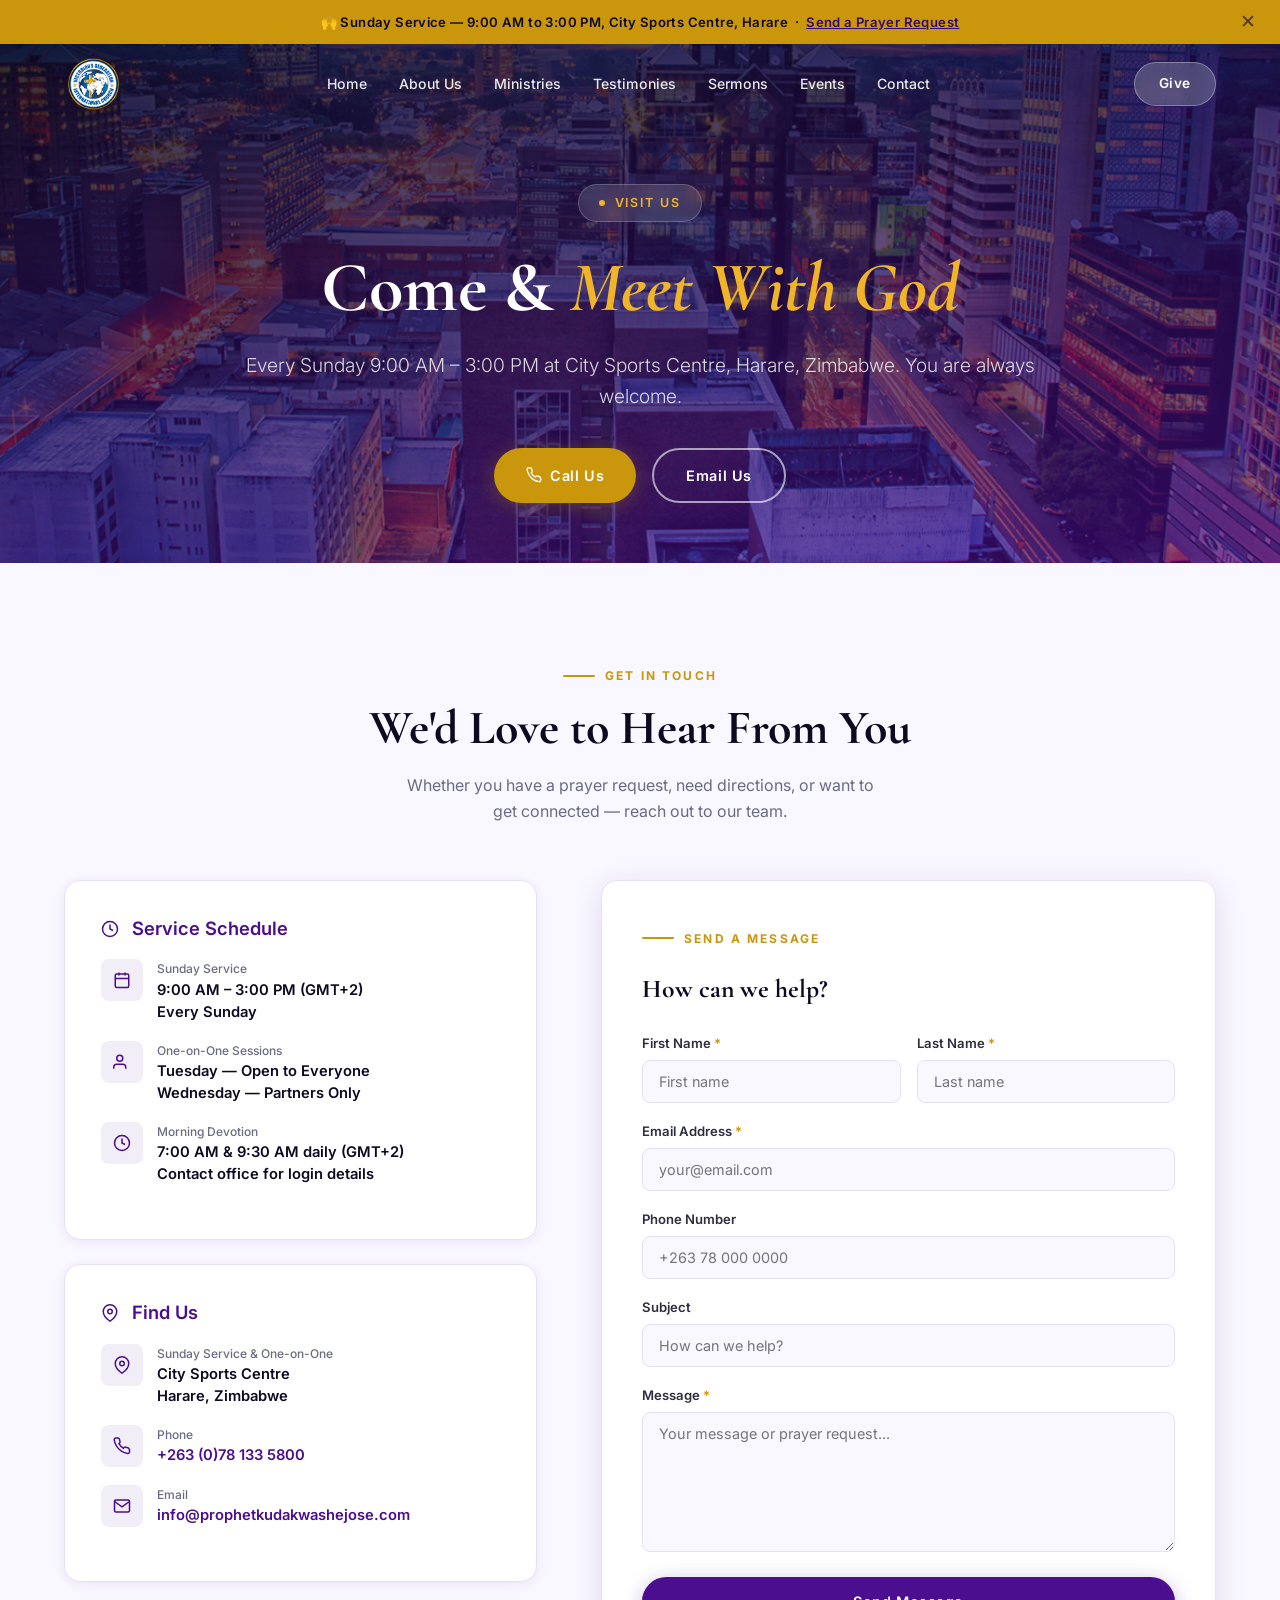
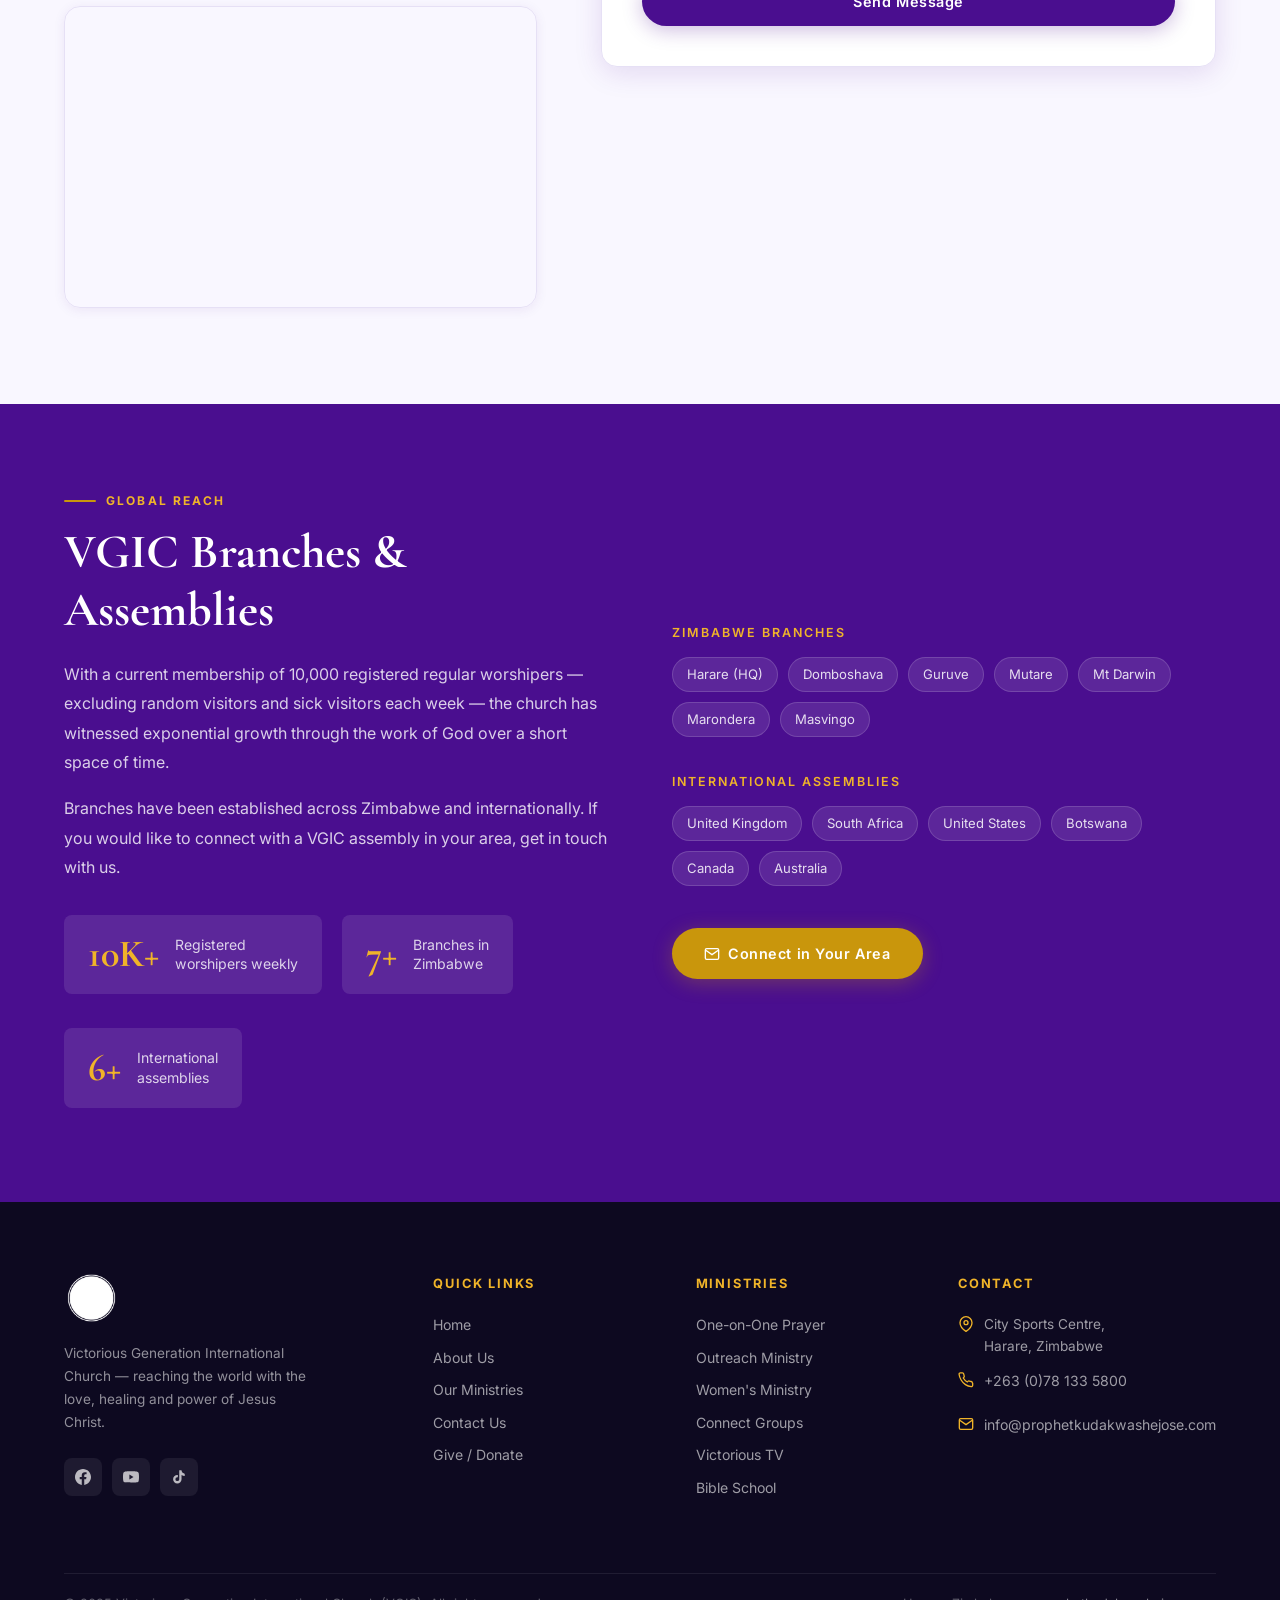
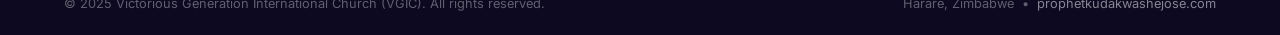
<file: contact.html>
<!DOCTYPE html>
<html lang="en">

<head>
  <meta charset="UTF-8" />
  <meta name="viewport" content="width=device-width, initial-scale=1.0" />
  <title>Contact Us | Victorious Generation International Church</title>
  <meta name="description"
    content="Visit VGIC every Sunday 9AM–3PM at City Sports Centre, Harare. Contact us by phone +263 78 133 5800 or email info@prophetkudakwashejose.com." />
  <link rel="icon" type="image/png" href="assets/images/Logo Victorious Family Church Final.png" />
  <link rel="stylesheet" href="assets/css/style.css" />
</head>

<body>
  <div class="loader"><img class="loader__logo" src="assets/images/Logo Victorious Family Church Final.png"
      alt="VGIC" />
    <div class="loader__bar"></div>
  </div>
  <div class="page-transition"></div>
  <div class="announcement"><span>🙌 Sunday Service — 9:00 AM to 3:00 PM, City Sports Centre, Harare &nbsp;·&nbsp; <a
        href="prayer.html">Send a Prayer Request</a></span><button class="announcement__close"
      aria-label="Dismiss">✕</button></div>

  <!-- ===== NAVIGATION ===== -->
  <nav class="nav transparent" role="navigation" aria-label="Main navigation">
    <div class="container">
      <div class="nav__inner">
        <a href="index.html" class="nav__logo" aria-label="VGIC Home">
          <img src="assets/images/Logo Victorious Family Church Final.png" alt="VGIC Logo" />
        </a>
        <ul class="nav__links" role="list">
          <li><a href="index.html">Home</a></li>
          <li><a href="about.html" class="active">About Us</a></li>
          <li><a href="ministries.html">Ministries</a></li>
          <li><a href="testimonies.html">Testimonies</a></li>
          <li><a href="sermons.html">Sermons</a></li>
          <li><a href="events.html">Events</a></li>
          <li><a href="contact.html">Contact</a></li>
        </ul>
        <div class="nav__cta">
          <a href="give.html" class="btn btn-primary">Give</a>
        </div>
        <button class="nav__hamburger" aria-label="Toggle menu" aria-expanded="false">
          <span></span><span></span><span></span>
        </button>
      </div>
    </div>
    <nav class="nav__mobile" aria-label="Mobile navigation">
      <a href="index.html">Home</a>
      <a href="about.html">About Us</a>
      <a href="ministries.html">Ministries</a>
      <a href="testimonies.html">Testimonies</a>
      <a href="sermons.html">Sermons</a>
      <a href="events.html">Events</a>
      <a href="contact.html">Contact</a>
      <a href="give.html" class="btn btn-primary">Give Now</a>
    </nav>
  </nav>

  <!-- ===== HERO ===== -->
  <header class="hero hero--short" aria-label="Contact Us">
    <div class="hero__bg"
      style="background-image: url('assets/images/2b4090_bf742702f09d4d25ac89ee48512f24d8~mv2.jpg');" role="img"
      aria-label="City Sports Centre Harare"></div>
    <div class="hero__overlay"></div>
    <div class="hero__content">
      <div class="hero__badge">
        <span class="hero__badge-dot"></span>
        Visit Us
      </div>
      <h1>Come &amp; <em>Meet With God</em></h1>
      <p class="hero__sub">Every Sunday 9:00 AM – 3:00 PM at City Sports Centre, Harare, Zimbabwe. You are always
        welcome.</p>
      <div class="hero__actions" style="margin-top:32px;">
        <a href="tel:+2630781335800" class="btn btn-gold">
          <svg width="16" height="16" fill="none" stroke="currentColor" stroke-width="2" viewBox="0 0 24 24">
            <path
              d="M22 16.92v3a2 2 0 0 1-2.18 2 19.79 19.79 0 0 1-8.63-3.07A19.5 19.5 0 0 1 4.69 12 19.79 19.79 0 0 1 1.61 3.41 2 2 0 0 1 3.6 1.27h3a2 2 0 0 1 2 1.72c.127.96.361 1.903.7 2.81a2 2 0 0 1-.45 2.11L7.91 8.96a16 16 0 0 0 6.03 6.03l.97-.97a2 2 0 0 1 2.11-.45c.907.339 1.85.573 2.81.7a2 2 0 0 1 1.72 2.01z" />
          </svg>
          Call Us
        </a>
        <a href="mailto:info@prophetkudakwashejose.com" class="btn btn-outline">Email Us</a>
      </div>
    </div>
  </header>

  <!-- ===== CONTACT SECTION ===== -->
  <section class="section" aria-labelledby="contact-heading">
    <div class="container">
      <div class="text-center" style="margin-bottom:56px;">
        <span class="eyebrow">Get in Touch</span>
        <h2 id="contact-heading">We'd Love to Hear From You</h2>
        <p style="color:var(--text-light); max-width:48ch; margin:16px auto 0;">Whether you have a prayer request, need
          directions, or want to get connected — reach out to our team.</p>
      </div>
      <div class="contact__grid">
        <!-- Left: Info -->
        <div>
          <div class="contact-info-card">
            <h4>
              <svg width="18" height="18" fill="none" stroke="currentColor" stroke-width="2" viewBox="0 0 24 24"
                style="display:inline;vertical-align:-3px;margin-right:8px;">
                <circle cx="12" cy="12" r="10" />
                <polyline points="12 6 12 12 16 14" />
              </svg>
              Service Schedule
            </h4>
            <div class="contact-detail">
              <div class="contact-detail-icon">
                <svg width="18" height="18" fill="none" stroke="currentColor" stroke-width="2" viewBox="0 0 24 24">
                  <rect x="3" y="4" width="18" height="18" rx="2" ry="2" />
                  <line x1="16" y1="2" x2="16" y2="6" />
                  <line x1="8" y1="2" x2="8" y2="6" />
                  <line x1="3" y1="10" x2="21" y2="10" />
                </svg>
              </div>
              <div>
                <div class="contact-detail-label">Sunday Service</div>
                <div class="contact-detail-value">9:00 AM – 3:00 PM (GMT+2)<br />Every Sunday</div>
              </div>
            </div>
            <div class="contact-detail">
              <div class="contact-detail-icon">
                <svg width="18" height="18" fill="none" stroke="currentColor" stroke-width="2" viewBox="0 0 24 24">
                  <path d="M17 21v-2a4 4 0 0 0-4-4H5a4 4 0 0 0-4 4v2" />
                  <circle cx="9" cy="7" r="4" />
                </svg>
              </div>
              <div>
                <div class="contact-detail-label">One-on-One Sessions</div>
                <div class="contact-detail-value">Tuesday — Open to Everyone<br />Wednesday — Partners Only</div>
              </div>
            </div>
            <div class="contact-detail">
              <div class="contact-detail-icon">
                <svg width="18" height="18" fill="none" stroke="currentColor" stroke-width="2" viewBox="0 0 24 24">
                  <circle cx="12" cy="12" r="10" />
                  <polyline points="12 6 12 12 16 14" />
                </svg>
              </div>
              <div>
                <div class="contact-detail-label">Morning Devotion</div>
                <div class="contact-detail-value">7:00 AM &amp; 9:30 AM daily (GMT+2)<br />Contact office for login
                  details</div>
              </div>
            </div>
          </div>

          <div class="contact-info-card">
            <h4>
              <svg width="18" height="18" fill="none" stroke="currentColor" stroke-width="2" viewBox="0 0 24 24"
                style="display:inline;vertical-align:-3px;margin-right:8px;">
                <path d="M21 10c0 7-9 13-9 13s-9-6-9-13a9 9 0 0 1 18 0z" />
                <circle cx="12" cy="10" r="3" />
              </svg>
              Find Us
            </h4>
            <div class="contact-detail">
              <div class="contact-detail-icon">
                <svg width="18" height="18" fill="none" stroke="currentColor" stroke-width="2" viewBox="0 0 24 24">
                  <path d="M21 10c0 7-9 13-9 13s-9-6-9-13a9 9 0 0 1 18 0z" />
                  <circle cx="12" cy="10" r="3" />
                </svg>
              </div>
              <div>
                <div class="contact-detail-label">Sunday Service &amp; One-on-One</div>
                <div class="contact-detail-value">City Sports Centre<br />Harare, Zimbabwe</div>
              </div>
            </div>
            <div class="contact-detail">
              <div class="contact-detail-icon">
                <svg width="18" height="18" fill="none" stroke="currentColor" stroke-width="2" viewBox="0 0 24 24">
                  <path
                    d="M22 16.92v3a2 2 0 0 1-2.18 2 19.79 19.79 0 0 1-8.63-3.07A19.5 19.5 0 0 1 4.69 12 19.79 19.79 0 0 1 1.61 3.41 2 2 0 0 1 3.6 1.27h3a2 2 0 0 1 2 1.72c.127.96.361 1.903.7 2.81a2 2 0 0 1-.45 2.11L7.91 8.96a16 16 0 0 0 6.03 6.03l.97-.97a2 2 0 0 1 2.11-.45c.907.339 1.85.573 2.81.7a2 2 0 0 1 1.72 2.01z" />
                </svg>
              </div>
              <div>
                <div class="contact-detail-label">Phone</div>
                <div class="contact-detail-value"><a href="tel:+2630781335800" style="color:var(--primary);">+263 (0)78
                    133 5800</a></div>
              </div>
            </div>
            <div class="contact-detail">
              <div class="contact-detail-icon">
                <svg width="18" height="18" fill="none" stroke="currentColor" stroke-width="2" viewBox="0 0 24 24">
                  <path d="M4 4h16c1.1 0 2 .9 2 2v12c0 1.1-.9 2-2 2H4c-1.1 0-2-.9-2-2V6c0-1.1.9-2 2-2z" />
                  <polyline points="22,6 12,13 2,6" />
                </svg>
              </div>
              <div>
                <div class="contact-detail-label">Email</div>
                <div class="contact-detail-value"><a href="mailto:info@prophetkudakwashejose.com"
                    style="color:var(--primary);">info@prophetkudakwashejose.com</a></div>
              </div>
            </div>
          </div>

          <div class="map-embed">
            <iframe
              src="https://www.google.com/maps/embed?pb=!1m18!1m12!1m3!1d3797.5!2d31.033!3d-17.830!2m3!1f0!2f0!3f0!3m2!1i1024!2i768!4f13.1!3m3!1m2!1s0x1931a4f3b7c21b1b%3A0x0!2sCity%20Sports%20Centre%2C%20Harare%2C%20Zimbabwe!5e0!3m2!1sen!2szw!4v1"
              title="City Sports Centre, Harare, Zimbabwe" allowfullscreen="" loading="lazy"
              referrerpolicy="no-referrer-when-downgrade">
            </iframe>
          </div>
        </div>

        <!-- Right: Contact Form -->
        <div>
          <div class="form-card fade-up">
            <span class="eyebrow">Send a Message</span>
            <h3 style="margin:12px 0 28px; font-size:1.6rem;">How can we help?</h3>
            <form id="contact-form" novalidate>
              <div class="form-row">
                <div class="form-group">
                  <label for="c-first">First Name <span style="color:var(--gold)">*</span></label>
                  <input type="text" id="c-first" name="firstName" placeholder="First name" required />
                </div>
                <div class="form-group">
                  <label for="c-last">Last Name <span style="color:var(--gold)">*</span></label>
                  <input type="text" id="c-last" name="lastName" placeholder="Last name" required />
                </div>
              </div>
              <div class="form-group">
                <label for="c-email">Email Address <span style="color:var(--gold)">*</span></label>
                <input type="email" id="c-email" name="email" placeholder="your@email.com" required />
              </div>
              <div class="form-group">
                <label for="c-phone">Phone Number</label>
                <input type="tel" id="c-phone" name="phone" placeholder="+263 78 000 0000" />
              </div>
              <div class="form-group">
                <label for="c-subject">Subject</label>
                <input type="text" id="c-subject" name="subject" placeholder="How can we help?" />
              </div>
              <div class="form-group">
                <label for="c-message">Message <span style="color:var(--gold)">*</span></label>
                <textarea id="c-message" name="message" placeholder="Your message or prayer request..."
                  style="min-height:140px;" required></textarea>
              </div>
              <button type="submit" class="btn btn-primary"
                style="width:100%; justify-content:center; padding:16px;">Send Message</button>
            </form>
          </div>
        </div>
      </div>
    </div>
  </section>

  <!-- ===== BRANCHES ===== -->
  <section class="branches" aria-labelledby="branches-heading">
    <div class="container">
      <div class="branches__grid">
        <div class="branches__text">
          <span class="eyebrow" style="color:var(--gold-light);">Global Reach</span>
          <h2 id="branches-heading">VGIC Branches &amp; Assemblies</h2>
          <p>With a current membership of 10,000 registered regular worshipers — excluding random visitors and sick
            visitors each week — the church has witnessed exponential growth through the work of God over a short space
            of time.</p>
          <p>Branches have been established across Zimbabwe and internationally. If you would like to connect with a
            VGIC assembly in your area, get in touch with us.</p>
          <div style="display:flex; gap:20px; flex-wrap:wrap; margin-top:32px;">
            <div class="branches__stat">
              <div class="branches__stat-num">10K+</div>
              <div class="branches__stat-text">Registered<br />worshipers weekly</div>
            </div>
            <div class="branches__stat">
              <div class="branches__stat-num">7+</div>
              <div class="branches__stat-text">Branches in<br />Zimbabwe</div>
            </div>
            <div class="branches__stat">
              <div class="branches__stat-num">6+</div>
              <div class="branches__stat-text">International<br />assemblies</div>
            </div>
          </div>
        </div>
        <div class="branches__locations">
          <h4>Zimbabwe Branches</h4>
          <div>
            <span class="location-tag">Harare (HQ)</span>
            <span class="location-tag">Domboshava</span>
            <span class="location-tag">Guruve</span>
            <span class="location-tag">Mutare</span>
            <span class="location-tag">Mt Darwin</span>
            <span class="location-tag">Marondera</span>
            <span class="location-tag">Masvingo</span>
          </div>
          <h4 style="margin-top:28px;">International Assemblies</h4>
          <div>
            <span class="location-tag">United Kingdom</span>
            <span class="location-tag">South Africa</span>
            <span class="location-tag">United States</span>
            <span class="location-tag">Botswana</span>
            <span class="location-tag">Canada</span>
            <span class="location-tag">Australia</span>
          </div>
          <a href="mailto:info@prophetkudakwashejose.com" class="btn btn-gold"
            style="margin-top:32px; display:inline-flex;">
            <svg width="16" height="16" fill="none" stroke="currentColor" stroke-width="2" viewBox="0 0 24 24">
              <path d="M4 4h16c1.1 0 2 .9 2 2v12c0 1.1-.9 2-2 2H4c-1.1 0-2-.9-2-2V6c0-1.1.9-2 2-2z" />
              <polyline points="22,6 12,13 2,6" />
            </svg>
            Connect in Your Area
          </a>
        </div>
      </div>
    </div>
  </section>

  <!-- ===== FOOTER ===== -->
  <footer class="footer" role="contentinfo">
    <div class="container">
      <div class="footer__grid">
        <div class="footer__brand">
          <img src="assets/images/Logo Victorious Family Church Final.png" alt="VGIC Logo" />
          <p>Victorious Generation International Church — reaching the world with the love, healing and power of Jesus
            Christ.</p>
          <div class="footer__socials">
            <a href="https://www.facebook.com/prophetkudakwashe.jose.3/" target="_blank" rel="noopener"
              class="footer__social" aria-label="Facebook">
              <svg width="16" height="16" fill="currentColor" viewBox="0 0 24 24">
                <path
                  d="M24 12.073c0-6.627-5.373-12-12-12s-12 5.373-12 12c0 5.99 4.388 10.954 10.125 11.854v-8.385H7.078v-3.47h3.047V9.43c0-3.007 1.792-4.669 4.533-4.669 1.312 0 2.686.235 2.686.235v2.953H15.83c-1.491 0-1.956.925-1.956 1.874v2.25h3.328l-.532 3.47h-2.796v8.385C19.612 23.027 24 18.062 24 12.073z" />
              </svg>
            </a>
            <a href="https://www.youtube.com/@victoriousgenerationchurch7087" target="_blank" rel="noopener"
              class="footer__social" aria-label="YouTube">
              <svg width="16" height="16" fill="currentColor" viewBox="0 0 24 24">
                <path
                  d="M23.498 6.186a3.016 3.016 0 0 0-2.122-2.136C19.505 3.545 12 3.545 12 3.545s-7.505 0-9.377.505A3.017 3.017 0 0 0 .502 6.186C0 8.07 0 12 0 12s0 3.93.502 5.814a3.016 3.016 0 0 0 2.122 2.136c1.871.505 9.376.505 9.376.505s7.505 0 9.377-.505a3.015 3.015 0 0 0 2.122-2.136C24 15.93 24 12 24 12s0-3.93-.502-5.814zM9.545 15.568V8.432L15.818 12l-6.273 3.568z" />
              </svg>
            </a>
            <a href="https://www.tiktok.com/@prophetkudakwashe" target="_blank" rel="noopener" class="footer__social"
              aria-label="TikTok">
              <svg width="16" height="16" fill="currentColor" viewBox="0 0 24 24">
                <path
                  d="M19.59 6.69a4.83 4.83 0 0 1-3.77-4.25V2h-3.45v13.67a2.89 2.89 0 0 1-2.88 2.5 2.89 2.89 0 0 1-2.89-2.89 2.89 2.89 0 0 1 2.89-2.89c.28 0 .54.04.79.1V9.01a6.33 6.33 0 0 0-.79-.05 6.34 6.34 0 0 0-6.34 6.34 6.34 6.34 0 0 0 6.34 6.34 6.34 6.34 0 0 0 6.33-6.34V8.95a8.16 8.16 0 0 0 4.77 1.52V7.01a4.85 4.85 0 0 1-1-.32z" />
              </svg>
            </a>
          </div>
        </div>
        <div class="footer__col">
          <h5>Quick Links</h5>
          <a href="index.html">Home</a>
          <a href="about.html">About Us</a>
          <a href="ministries.html">Our Ministries</a>
          <a href="contact.html">Contact Us</a>
          <a href="give.html">Give / Donate</a>
        </div>
        <div class="footer__col">
          <h5>Ministries</h5>
          <a href="ministries.html">One-on-One Prayer</a>
          <a href="ministries.html">Outreach Ministry</a>
          <a href="ministries.html">Women's Ministry</a>
          <a href="ministries.html">Connect Groups</a>
          <a href="ministries.html">Victorious TV</a>
          <a href="ministries.html">Bible School</a>
        </div>
        <div class="footer__col">
          <h5>Contact</h5>
          <div class="footer__contact-item">
            <svg width="16" height="16" fill="none" stroke="currentColor" stroke-width="2" viewBox="0 0 24 24">
              <path d="M21 10c0 7-9 13-9 13s-9-6-9-13a9 9 0 0 1 18 0z" />
              <circle cx="12" cy="10" r="3" />
            </svg>
            <span>City Sports Centre,<br />Harare, Zimbabwe</span>
          </div>
          <div class="footer__contact-item">
            <svg width="16" height="16" fill="none" stroke="currentColor" stroke-width="2" viewBox="0 0 24 24">
              <path
                d="M22 16.92v3a2 2 0 0 1-2.18 2 19.79 19.79 0 0 1-8.63-3.07A19.5 19.5 0 0 1 4.69 12 19.79 19.79 0 0 1 1.61 3.41 2 2 0 0 1 3.6 1.27h3a2 2 0 0 1 2 1.72c.127.96.361 1.903.7 2.81a2 2 0 0 1-.45 2.11L7.91 8.96a16 16 0 0 0 6.03 6.03l.97-.97a2 2 0 0 1 2.11-.45c.907.339 1.85.573 2.81.7a2 2 0 0 1 1.72 2.01z" />
            </svg>
            <a href="tel:+2630781335800">+263 (0)78 133 5800</a>
          </div>
          <div class="footer__contact-item">
            <svg width="16" height="16" fill="none" stroke="currentColor" stroke-width="2" viewBox="0 0 24 24">
              <path d="M4 4h16c1.1 0 2 .9 2 2v12c0 1.1-.9 2-2 2H4c-1.1 0-2-.9-2-2V6c0-1.1.9-2 2-2z" />
              <polyline points="22,6 12,13 2,6" />
            </svg>
            <a href="mailto:info@prophetkudakwashejose.com">info@prophetkudakwashejose.com</a>
          </div>
        </div>
      </div>
      <div class="footer__bottom">
        <span>&copy; 2025 Victorious Generation International Church (VGIC). All rights reserved.</span>
        <span>Harare, Zimbabwe &nbsp;&bull;&nbsp; <a href="https://www.prophetkudakwashejose.com" target="_blank"
            rel="noopener">prophetkudakwashejose.com</a></span>
      </div>
    </div>
  </footer>

  <script src="assets/js/main.js" defer></script>
</body>

</html>
</file>
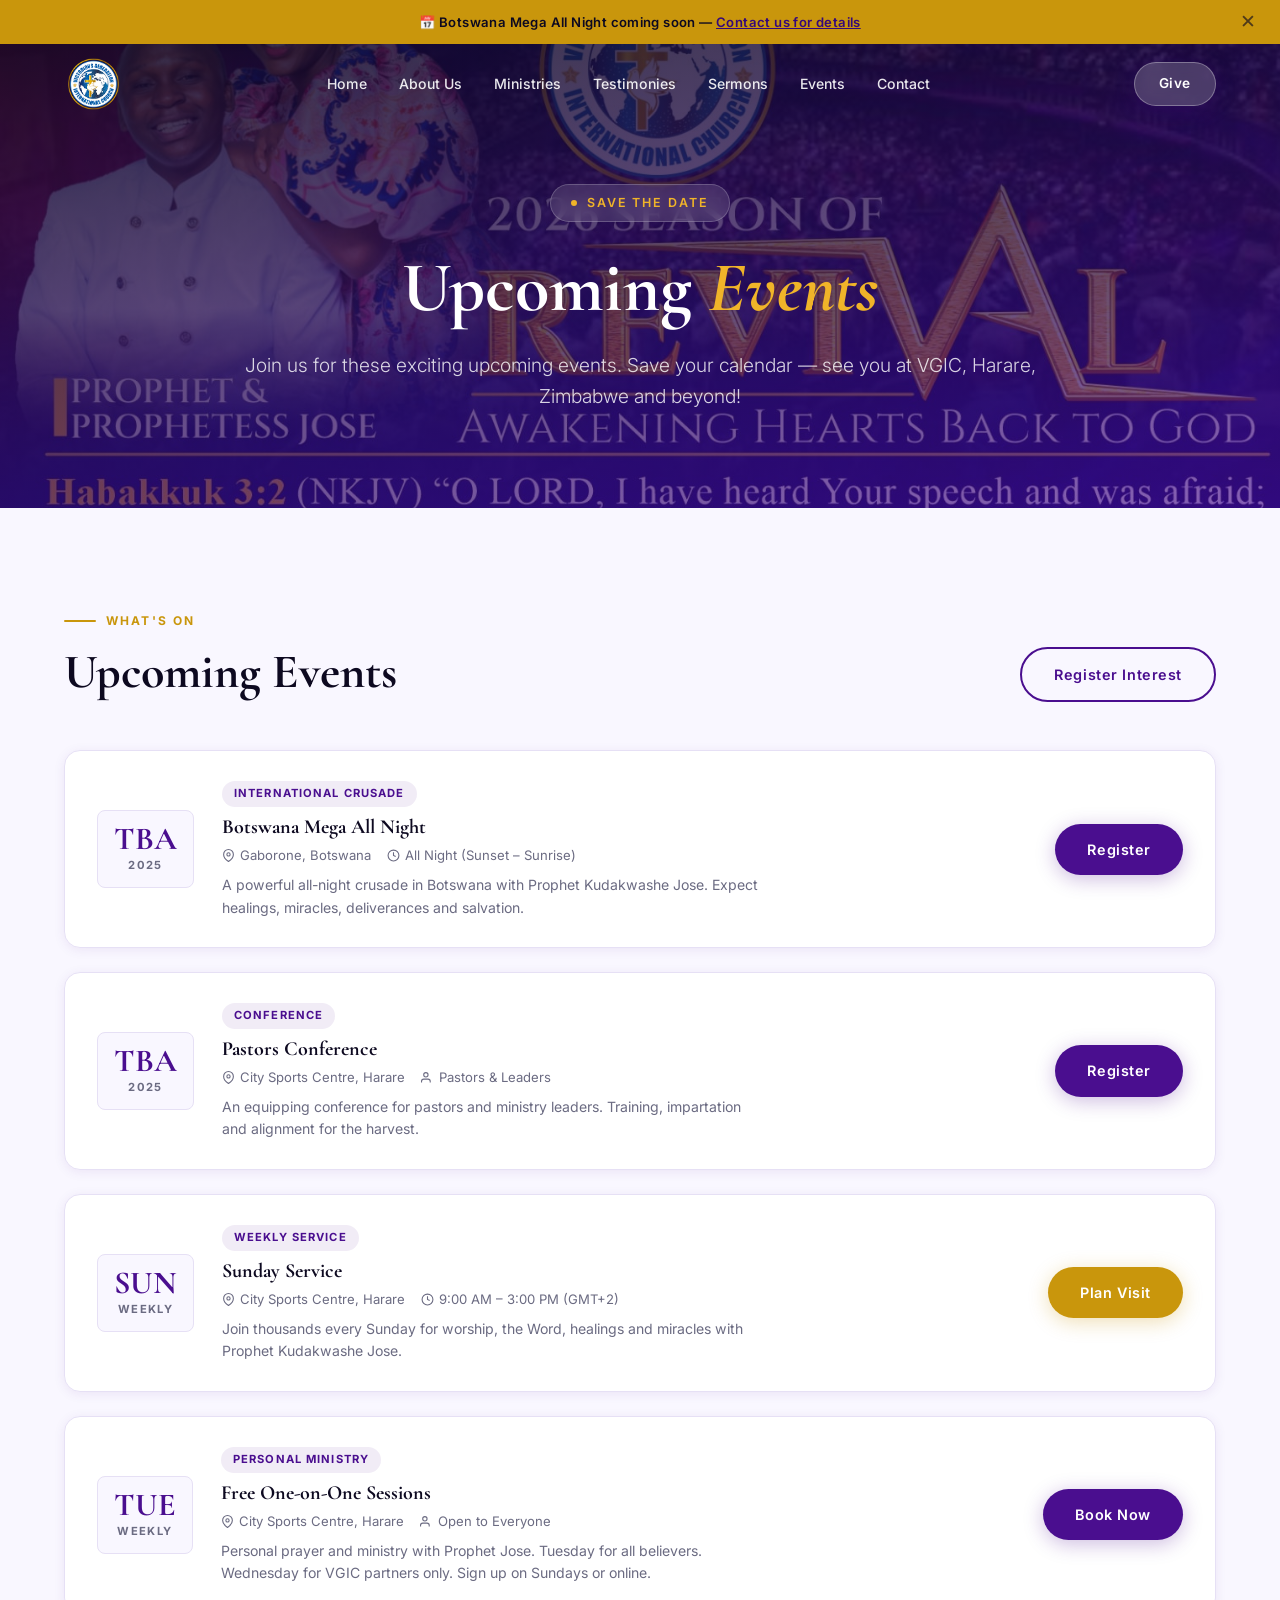
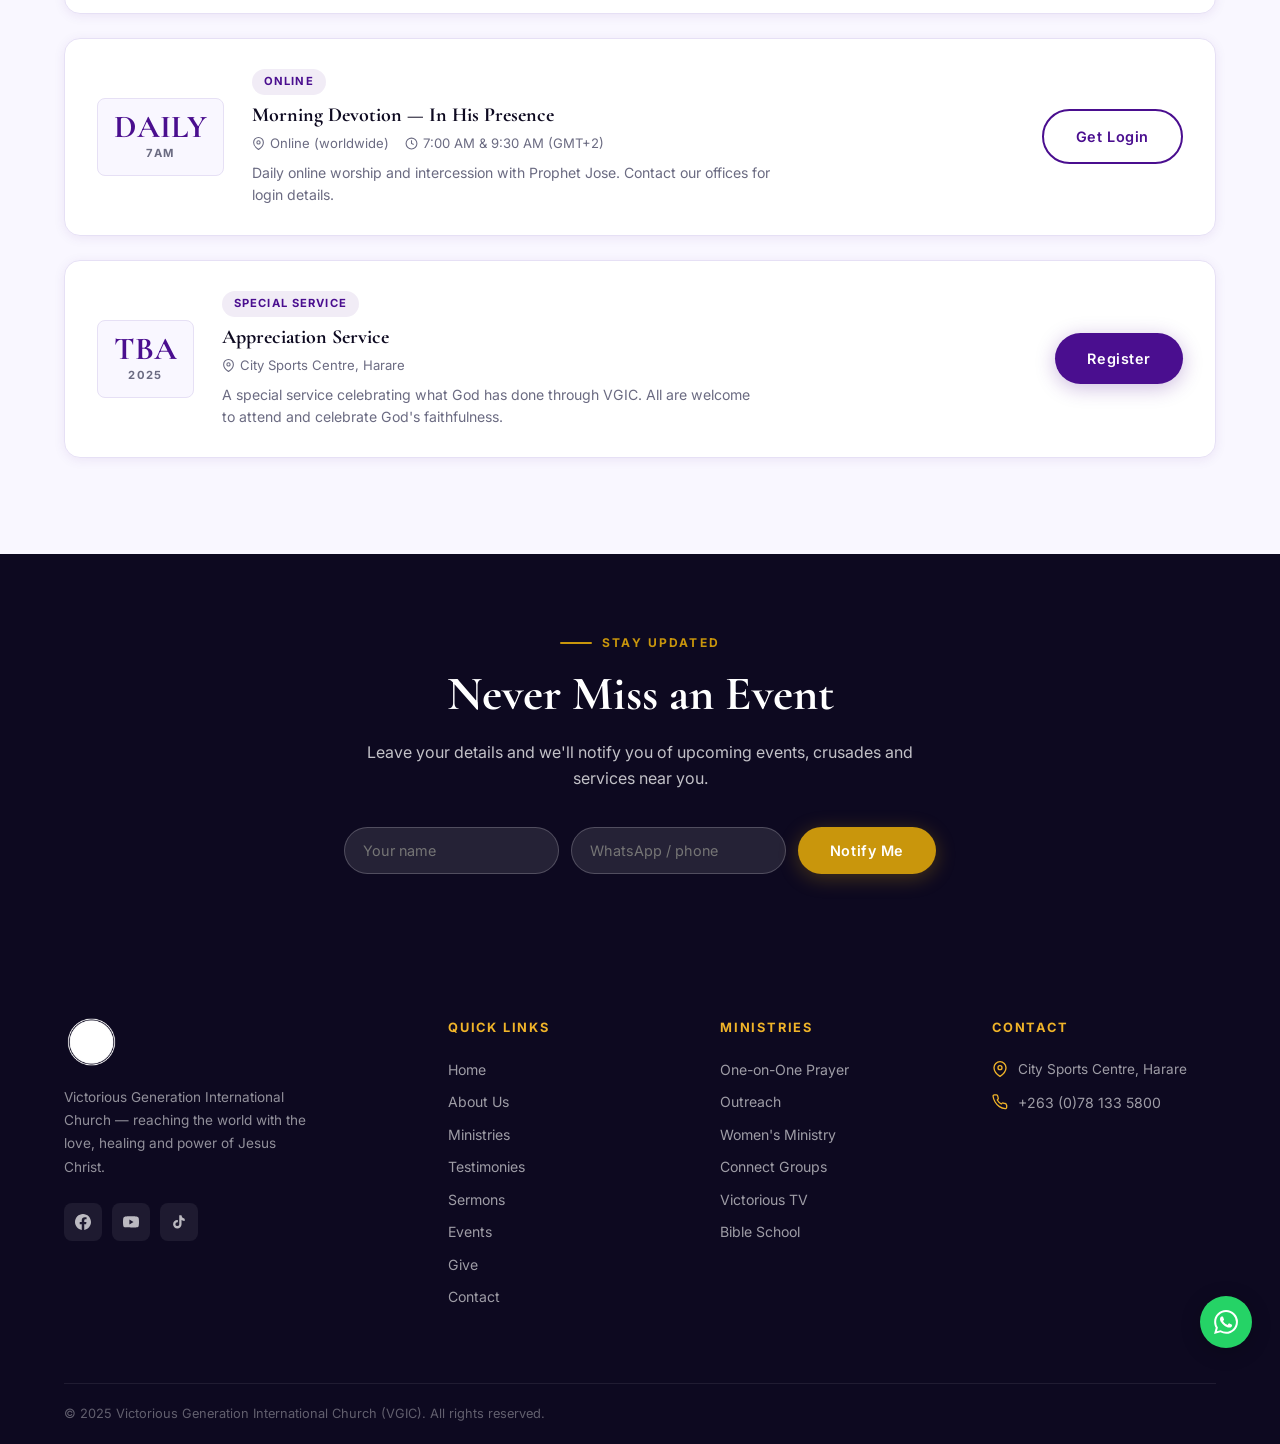
<file: events.html>
<!DOCTYPE html>
<html lang="en">
<head>
  <meta charset="UTF-8" />
  <meta name="viewport" content="width=device-width, initial-scale=1.0" />
  <title>Events | Victorious Generation International Church</title>
  <meta name="description" content="Upcoming events, crusades, conferences and special services at VGIC with Prophet Kudakwashe Jose." />
  <link rel="icon" type="image/png" href="assets/images/Logo Victorious Family Church Final.png" />
  <link rel="stylesheet" href="assets/css/style.css" />
</head>
<body>
  <div class="loader"><img class="loader__logo" src="assets/images/Logo Victorious Family Church Final.png" alt="VGIC" /><div class="loader__bar"></div></div>
  <div class="page-transition"></div>

  <div class="announcement">
    <span>📅 Botswana Mega All Night coming soon — <a href="contact.html">Contact us for details</a></span>
    <button class="announcement__close" aria-label="Dismiss">✕</button>
  </div>

  <nav class="nav transparent" role="navigation" aria-label="Main navigation">
    <div class="container">
      <div class="nav__inner">
        <a href="index.html" class="nav__logo"><img src="assets/images/Logo Victorious Family Church Final.png" alt="VGIC Logo" /></a>
        <ul class="nav__links" role="list">
          <li><a href="index.html">Home</a></li><li><a href="about.html">About Us</a></li><li><a href="ministries.html">Ministries</a></li>
          <li><a href="testimonies.html">Testimonies</a></li><li><a href="sermons.html">Sermons</a></li>
          <li><a href="events.html" class="active">Events</a></li><li><a href="contact.html">Contact</a></li>
        </ul>
        <div class="nav__cta"><a href="give.html" class="btn btn-primary">Give</a></div>
        <button class="nav__hamburger" aria-label="Toggle menu" aria-expanded="false"><span></span><span></span><span></span></button>
      </div>
    </div>
    <nav class="nav__mobile" aria-label="Mobile navigation">
      <a href="index.html">Home</a><a href="about.html">About Us</a><a href="ministries.html">Ministries</a>
      <a href="testimonies.html">Testimonies</a><a href="sermons.html">Sermons</a><a href="events.html">Events</a>
      <a href="contact.html">Contact</a><a href="give.html" class="btn btn-primary">Give Now</a>
    </nav>
  </nav>

  <header class="hero hero--short" aria-label="Events">
    <div class="hero__bg" style="background-image: url('assets/images/2b4090_fac7adcb81734b9f8aa2126f18879805~mv2.jpg');" role="img" aria-label="VGIC event"></div>
    <div class="hero__overlay"></div>
    <div class="hero__content">
      <div class="hero__badge"><span class="hero__badge-dot"></span>Save the Date</div>
      <h1>Upcoming <em>Events</em></h1>
      <p class="hero__sub">Join us for these exciting upcoming events. Save your calendar — see you at VGIC, Harare, Zimbabwe and beyond!</p>
    </div>
  </header>

  <!-- UPCOMING EVENTS -->
  <section class="section" aria-labelledby="events-heading">
    <div class="container">
      <div style="display:flex; justify-content:space-between; align-items:flex-end; margin-bottom:48px; flex-wrap:wrap; gap:16px;">
        <div>
          <span class="eyebrow">What's On</span>
          <h2 id="events-heading">Upcoming Events</h2>
        </div>
        <a href="contact.html" class="btn btn-outline-dark">Register Interest</a>
      </div>

      <div class="events-list">

        <div class="event-row fade-up">
          <div class="event-row__date"><div class="event-row__date-day">TBA</div><div class="event-row__date-month">2025</div></div>
          <div>
            <span class="event-row__tag">International Crusade</span>
            <h3 class="event-row__title">Botswana Mega All Night</h3>
            <div class="event-row__meta">
              <span><svg width="13" height="13" fill="none" stroke="currentColor" stroke-width="2" viewBox="0 0 24 24"><path d="M21 10c0 7-9 13-9 13s-9-6-9-13a9 9 0 0 1 18 0z"/><circle cx="12" cy="10" r="3"/></svg> Gaborone, Botswana</span>
              <span><svg width="13" height="13" fill="none" stroke="currentColor" stroke-width="2" viewBox="0 0 24 24"><circle cx="12" cy="12" r="10"/><polyline points="12 6 12 12 16 14"/></svg> All Night (Sunset – Sunrise)</span>
            </div>
            <p style="font-size:0.88rem; color:var(--text-light); margin-top:8px; max-width:60ch;">A powerful all-night crusade in Botswana with Prophet Kudakwashe Jose. Expect healings, miracles, deliverances and salvation.</p>
          </div>
          <a href="contact.html" class="btn btn-primary">Register</a>
        </div>

        <div class="event-row fade-up">
          <div class="event-row__date"><div class="event-row__date-day">TBA</div><div class="event-row__date-month">2025</div></div>
          <div>
            <span class="event-row__tag">Conference</span>
            <h3 class="event-row__title">Pastors Conference</h3>
            <div class="event-row__meta">
              <span><svg width="13" height="13" fill="none" stroke="currentColor" stroke-width="2" viewBox="0 0 24 24"><path d="M21 10c0 7-9 13-9 13s-9-6-9-13a9 9 0 0 1 18 0z"/><circle cx="12" cy="10" r="3"/></svg> City Sports Centre, Harare</span>
              <span><svg width="13" height="13" fill="none" stroke="currentColor" stroke-width="2" viewBox="0 0 24 24"><path d="M17 21v-2a4 4 0 0 0-4-4H5a4 4 0 0 0-4 4v2"/><circle cx="9" cy="7" r="4"/></svg> Pastors &amp; Leaders</span>
            </div>
            <p style="font-size:0.88rem; color:var(--text-light); margin-top:8px; max-width:60ch;">An equipping conference for pastors and ministry leaders. Training, impartation and alignment for the harvest.</p>
          </div>
          <a href="contact.html" class="btn btn-primary">Register</a>
        </div>

        <div class="event-row fade-up">
          <div class="event-row__date"><div class="event-row__date-day">SUN</div><div class="event-row__date-month">Weekly</div></div>
          <div>
            <span class="event-row__tag">Weekly Service</span>
            <h3 class="event-row__title">Sunday Service</h3>
            <div class="event-row__meta">
              <span><svg width="13" height="13" fill="none" stroke="currentColor" stroke-width="2" viewBox="0 0 24 24"><path d="M21 10c0 7-9 13-9 13s-9-6-9-13a9 9 0 0 1 18 0z"/><circle cx="12" cy="10" r="3"/></svg> City Sports Centre, Harare</span>
              <span><svg width="13" height="13" fill="none" stroke="currentColor" stroke-width="2" viewBox="0 0 24 24"><circle cx="12" cy="12" r="10"/><polyline points="12 6 12 12 16 14"/></svg> 9:00 AM – 3:00 PM (GMT+2)</span>
            </div>
            <p style="font-size:0.88rem; color:var(--text-light); margin-top:8px; max-width:60ch;">Join thousands every Sunday for worship, the Word, healings and miracles with Prophet Kudakwashe Jose.</p>
          </div>
          <a href="contact.html" class="btn btn-gold">Plan Visit</a>
        </div>

        <div class="event-row fade-up">
          <div class="event-row__date"><div class="event-row__date-day">TUE</div><div class="event-row__date-month">Weekly</div></div>
          <div>
            <span class="event-row__tag">Personal Ministry</span>
            <h3 class="event-row__title">Free One-on-One Sessions</h3>
            <div class="event-row__meta">
              <span><svg width="13" height="13" fill="none" stroke="currentColor" stroke-width="2" viewBox="0 0 24 24"><path d="M21 10c0 7-9 13-9 13s-9-6-9-13a9 9 0 0 1 18 0z"/><circle cx="12" cy="10" r="3"/></svg> City Sports Centre, Harare</span>
              <span><svg width="13" height="13" fill="none" stroke="currentColor" stroke-width="2" viewBox="0 0 24 24"><path d="M17 21v-2a4 4 0 0 0-4-4H5a4 4 0 0 0-4 4v2"/><circle cx="9" cy="7" r="4"/></svg> Open to Everyone</span>
            </div>
            <p style="font-size:0.88rem; color:var(--text-light); margin-top:8px; max-width:60ch;">Personal prayer and ministry with Prophet Jose. Tuesday for all believers. Wednesday for VGIC partners only. Sign up on Sundays or online.</p>
          </div>
          <a href="index.html#booking" class="btn btn-primary">Book Now</a>
        </div>

        <div class="event-row fade-up">
          <div class="event-row__date"><div class="event-row__date-day">DAILY</div><div class="event-row__date-month">7AM</div></div>
          <div>
            <span class="event-row__tag">Online</span>
            <h3 class="event-row__title">Morning Devotion — In His Presence</h3>
            <div class="event-row__meta">
              <span><svg width="13" height="13" fill="none" stroke="currentColor" stroke-width="2" viewBox="0 0 24 24"><path d="M21 10c0 7-9 13-9 13s-9-6-9-13a9 9 0 0 1 18 0z"/><circle cx="12" cy="10" r="3"/></svg> Online (worldwide)</span>
              <span><svg width="13" height="13" fill="none" stroke="currentColor" stroke-width="2" viewBox="0 0 24 24"><circle cx="12" cy="12" r="10"/><polyline points="12 6 12 12 16 14"/></svg> 7:00 AM &amp; 9:30 AM (GMT+2)</span>
            </div>
            <p style="font-size:0.88rem; color:var(--text-light); margin-top:8px; max-width:60ch;">Daily online worship and intercession with Prophet Jose. Contact our offices for login details.</p>
          </div>
          <a href="contact.html" class="btn btn-outline-dark">Get Login</a>
        </div>

        <div class="event-row fade-up">
          <div class="event-row__date"><div class="event-row__date-day">TBA</div><div class="event-row__date-month">2025</div></div>
          <div>
            <span class="event-row__tag">Special Service</span>
            <h3 class="event-row__title">Appreciation Service</h3>
            <div class="event-row__meta">
              <span><svg width="13" height="13" fill="none" stroke="currentColor" stroke-width="2" viewBox="0 0 24 24"><path d="M21 10c0 7-9 13-9 13s-9-6-9-13a9 9 0 0 1 18 0z"/><circle cx="12" cy="10" r="3"/></svg> City Sports Centre, Harare</span>
            </div>
            <p style="font-size:0.88rem; color:var(--text-light); margin-top:8px; max-width:60ch;">A special service celebrating what God has done through VGIC. All are welcome to attend and celebrate God's faithfulness.</p>
          </div>
          <a href="contact.html" class="btn btn-primary">Register</a>
        </div>

      </div>
    </div>
  </section>

  <!-- NOTIFY ME -->
  <section class="section section--dark" style="padding:72px 0;" aria-labelledby="notify-heading">
    <div class="container" style="max-width:640px; text-align:center;">
      <span class="eyebrow">Stay Updated</span>
      <h2 id="notify-heading">Never Miss an Event</h2>
      <p style="color:rgba(255,255,255,0.75); margin:16px auto 36px;">Leave your details and we'll notify you of upcoming events, crusades and services near you.</p>
      <form id="notify-form" novalidate style="display:flex; gap:12px; flex-wrap:wrap; justify-content:center;">
        <input type="text" name="name" placeholder="Your name" required style="flex:1; min-width:160px; padding:14px 18px; border-radius:50px; border:1.5px solid rgba(255,255,255,0.2); background:rgba(255,255,255,0.1); color:var(--white); font-size:0.9rem; font-family:inherit; outline:none;" />
        <input type="tel" name="phone" placeholder="WhatsApp / phone" style="flex:1; min-width:160px; padding:14px 18px; border-radius:50px; border:1.5px solid rgba(255,255,255,0.2); background:rgba(255,255,255,0.1); color:var(--white); font-size:0.9rem; font-family:inherit; outline:none;" />
        <button type="submit" class="btn btn-gold">Notify Me</button>
      </form>
    </div>
  </section>

  <div class="fab-group">
    <a href="https://wa.me/2630781335800" target="_blank" rel="noopener" class="fab fab-whatsapp" aria-label="WhatsApp"><svg width="24" height="24" fill="currentColor" viewBox="0 0 24 24"><path d="M17.472 14.382c-.297-.149-1.758-.867-2.03-.967-.273-.099-.471-.148-.67.15-.197.297-.767.966-.94 1.164-.173.199-.347.223-.644.075-.297-.15-1.255-.463-2.39-1.475-.883-.788-1.48-1.761-1.653-2.059-.173-.297-.018-.458.13-.606.134-.133.298-.347.446-.52.149-.174.198-.298.298-.497.099-.198.05-.371-.025-.52-.075-.149-.669-1.612-.916-2.207-.242-.579-.487-.5-.669-.51-.173-.008-.371-.01-.57-.01-.198 0-.52.074-.792.372-.272.297-1.04 1.016-1.04 2.479 0 1.462 1.065 2.875 1.213 3.074.149.198 2.096 3.2 5.077 4.487.709.306 1.262.489 1.694.625.712.227 1.36.195 1.871.118.571-.085 1.758-.719 2.006-1.413.248-.694.248-1.289.173-1.413-.074-.124-.272-.198-.57-.347m-5.421 7.403h-.004a9.87 9.87 0 0 1-5.031-1.378l-.361-.214-3.741.982.998-3.648-.235-.374a9.86 9.86 0 0 1-1.51-5.26c.001-5.45 4.436-9.884 9.888-9.884 2.64 0 5.122 1.03 6.988 2.898a9.825 9.825 0 0 1 2.893 6.994c-.003 5.45-4.437 9.884-9.885 9.884m8.413-18.297A11.815 11.815 0 0 0 12.05 0C5.495 0 .16 5.335.157 11.892c0 2.096.547 4.142 1.588 5.945L.057 24l6.305-1.654a11.882 11.882 0 0 0 5.683 1.448h.005c6.554 0 11.89-5.335 11.893-11.893a11.821 11.821 0 0 0-3.48-8.413z"/></svg></a>
    <button class="fab fab-top" aria-label="Back to top"><svg width="20" height="20" fill="none" stroke="currentColor" stroke-width="2.5" viewBox="0 0 24 24"><polyline points="18 15 12 9 6 15"/></svg></button>
  </div>

  <footer class="footer" role="contentinfo">
    <div class="container">
      <div class="footer__grid">
        <div class="footer__brand"><img src="assets/images/Logo Victorious Family Church Final.png" alt="VGIC Logo" /><p>Victorious Generation International Church — reaching the world with the love, healing and power of Jesus Christ.</p><div class="footer__socials"><a href="https://www.facebook.com/prophetkudakwashe.jose.3/" target="_blank" rel="noopener" class="footer__social" aria-label="Facebook"><svg width="16" height="16" fill="currentColor" viewBox="0 0 24 24"><path d="M24 12.073c0-6.627-5.373-12-12-12s-12 5.373-12 12c0 5.99 4.388 10.954 10.125 11.854v-8.385H7.078v-3.47h3.047V9.43c0-3.007 1.792-4.669 4.533-4.669 1.312 0 2.686.235 2.686.235v2.953H15.83c-1.491 0-1.956.925-1.956 1.874v2.25h3.328l-.532 3.47h-2.796v8.385C19.612 23.027 24 18.062 24 12.073z"/></svg></a><a href="https://www.youtube.com/@victoriousgenerationchurch7087" target="_blank" rel="noopener" class="footer__social" aria-label="YouTube"><svg width="16" height="16" fill="currentColor" viewBox="0 0 24 24"><path d="M23.498 6.186a3.016 3.016 0 0 0-2.122-2.136C19.505 3.545 12 3.545 12 3.545s-7.505 0-9.377.505A3.017 3.017 0 0 0 .502 6.186C0 8.07 0 12 0 12s0 3.93.502 5.814a3.016 3.016 0 0 0 2.122 2.136c1.871.505 9.376.505 9.376.505s7.505 0 9.377-.505a3.015 3.015 0 0 0 2.122-2.136C24 15.93 24 12 24 12s0-3.93-.502-5.814zM9.545 15.568V8.432L15.818 12l-6.273 3.568z"/></svg></a><a href="https://www.tiktok.com/@prophetkudakwashe" target="_blank" rel="noopener" class="footer__social" aria-label="TikTok"><svg width="16" height="16" fill="currentColor" viewBox="0 0 24 24"><path d="M19.59 6.69a4.83 4.83 0 0 1-3.77-4.25V2h-3.45v13.67a2.89 2.89 0 0 1-2.88 2.5 2.89 2.89 0 0 1-2.89-2.89 2.89 2.89 0 0 1 2.89-2.89c.28 0 .54.04.79.1V9.01a6.33 6.33 0 0 0-.79-.05 6.34 6.34 0 0 0-6.34 6.34 6.34 6.34 0 0 0 6.34 6.34 6.34 6.34 0 0 0 6.33-6.34V8.95a8.16 8.16 0 0 0 4.77 1.52V7.01a4.85 4.85 0 0 1-1-.32z"/></svg></a></div></div>
        <div class="footer__col"><h5>Quick Links</h5><a href="index.html">Home</a><a href="about.html">About Us</a><a href="ministries.html">Ministries</a><a href="testimonies.html">Testimonies</a><a href="sermons.html">Sermons</a><a href="events.html">Events</a><a href="give.html">Give</a><a href="contact.html">Contact</a></div>
        <div class="footer__col"><h5>Ministries</h5><a href="ministries.html">One-on-One Prayer</a><a href="ministries.html">Outreach</a><a href="ministries.html">Women's Ministry</a><a href="ministries.html">Connect Groups</a><a href="ministries.html">Victorious TV</a><a href="ministries.html">Bible School</a></div>
        <div class="footer__col"><h5>Contact</h5><div class="footer__contact-item"><svg width="16" height="16" fill="none" stroke="currentColor" stroke-width="2" viewBox="0 0 24 24"><path d="M21 10c0 7-9 13-9 13s-9-6-9-13a9 9 0 0 1 18 0z"/><circle cx="12" cy="10" r="3"/></svg><span>City Sports Centre, Harare</span></div><div class="footer__contact-item"><svg width="16" height="16" fill="none" stroke="currentColor" stroke-width="2" viewBox="0 0 24 24"><path d="M22 16.92v3a2 2 0 0 1-2.18 2 19.79 19.79 0 0 1-8.63-3.07A19.5 19.5 0 0 1 4.69 12 19.79 19.79 0 0 1 1.61 3.41 2 2 0 0 1 3.6 1.27h3a2 2 0 0 1 2 1.72c.127.96.361 1.903.7 2.81a2 2 0 0 1-.45 2.11L7.91 8.96a16 16 0 0 0 6.03 6.03l.97-.97a2 2 0 0 1 2.11-.45c.907.339 1.85.573 2.81.7a2 2 0 0 1 1.72 2.01z"/></svg><a href="tel:+2630781335800">+263 (0)78 133 5800</a></div></div>
      </div>
      <div class="footer__bottom"><span>&copy; 2025 Victorious Generation International Church (VGIC). All rights reserved.</span></div>
    </div>
  </footer>
  <script src="assets/js/main.js" defer></script>
</body>
</html>
</file>
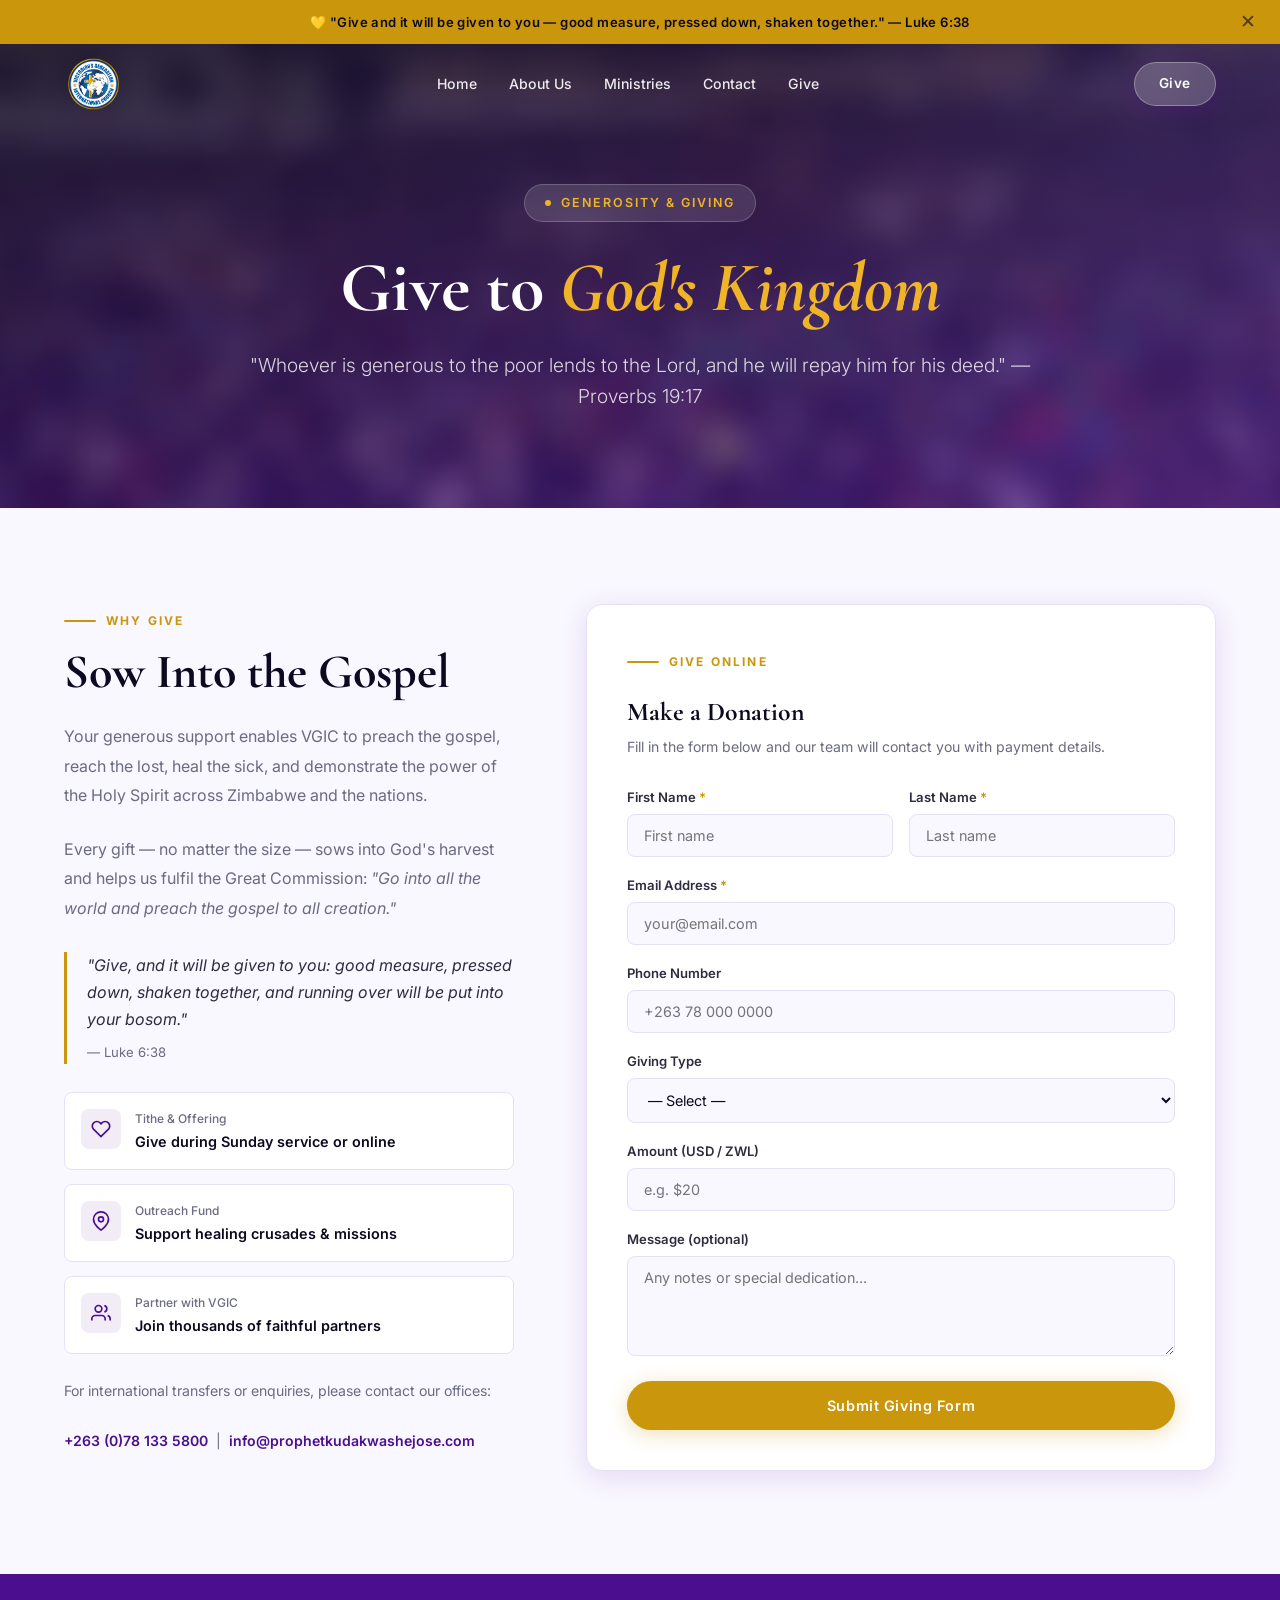
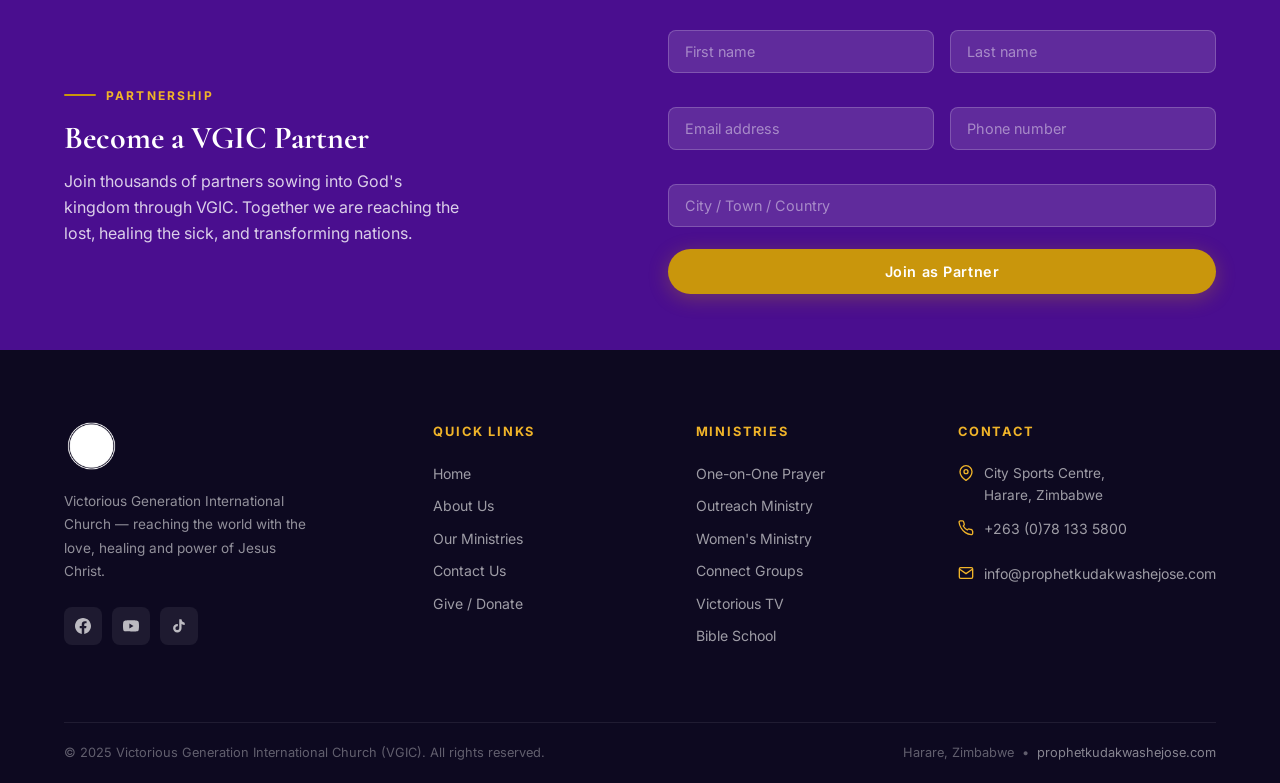
<file: give.html>
<!DOCTYPE html>
<html lang="en">
<head>
  <meta charset="UTF-8" />
  <meta name="viewport" content="width=device-width, initial-scale=1.0" />
  <title>Give | Victorious Generation International Church</title>
  <meta name="description" content="Partner with VGIC and support the gospel work of Victorious Generation International Church. Sow into God's kingdom with Prophet Kudakwashe Jose." />
  <link rel="icon" type="image/png" href="assets/images/Logo Victorious Family Church Final.png" />
  <link rel="stylesheet" href="assets/css/style.css" />
</head>
<body>
  <div class="loader"><img class="loader__logo" src="assets/images/Logo Victorious Family Church Final.png" alt="VGIC" /><div class="loader__bar"></div></div>
  <div class="page-transition"></div>
  <div class="announcement"><span>💛 "Give and it will be given to you — good measure, pressed down, shaken together." — Luke 6:38</span><button class="announcement__close" aria-label="Dismiss">✕</button></div>

  <!-- ===== NAVIGATION ===== -->
  <nav class="nav transparent" role="navigation" aria-label="Main navigation">
    <div class="container">
      <div class="nav__inner">
        <a href="index.html" class="nav__logo" aria-label="VGIC Home">
          <img src="assets/images/Logo Victorious Family Church Final.png" alt="VGIC Logo" />
        </a>
        <ul class="nav__links" role="list">
          <li><a href="index.html">Home</a></li>
          <li><a href="about.html">About Us</a></li>
          <li><a href="ministries.html">Ministries</a></li>
          <li><a href="contact.html">Contact</a></li>
          <li><a href="give.html" class="active">Give</a></li>
        </ul>
        <div class="nav__cta">
          <a href="give.html" class="btn btn-primary">Give</a>
        </div>
        <button class="nav__hamburger" aria-label="Toggle menu" aria-expanded="false">
          <span></span><span></span><span></span>
        </button>
      </div>
    </div>
    <nav class="nav__mobile" aria-label="Mobile navigation">
      <a href="index.html">Home</a>
      <a href="about.html">About Us</a>
      <a href="ministries.html">Ministries</a>
      <a href="contact.html">Contact</a>
      <a href="give.html">Give</a>
    </nav>
  </nav>

  <!-- ===== HERO ===== -->
  <header class="hero hero--short" aria-label="Give">
    <div class="hero__bg" style="background-image: url('assets/images/2b4090_7a6ca7d2ff9e4986a158bc8f81fcc46f~mv2.jpg');" role="img" aria-label="VGIC congregation"></div>
    <div class="hero__overlay"></div>
    <div class="hero__content">
      <div class="hero__badge">
        <span class="hero__badge-dot"></span>
        Generosity &amp; Giving
      </div>
      <h1>Give to <em>God's Kingdom</em></h1>
      <p class="hero__sub">"Whoever is generous to the poor lends to the Lord, and he will repay him for his deed." — Proverbs 19:17</p>
    </div>
  </header>

  <!-- ===== GIVING INFO ===== -->
  <section class="section" aria-labelledby="give-heading">
    <div class="container">
      <div class="booking__grid">
        <div class="booking__info">
          <span class="eyebrow">Why Give</span>
          <h2 id="give-heading">Sow Into the Gospel</h2>
          <p>Your generous support enables VGIC to preach the gospel, reach the lost, heal the sick, and demonstrate the power of the Holy Spirit across Zimbabwe and the nations.</p>
          <p style="margin-top:16px;">Every gift — no matter the size — sows into God's harvest and helps us fulfil the Great Commission: <em>"Go into all the world and preach the gospel to all creation."</em></p>
          <blockquote style="font-style:italic; border-left:3px solid var(--gold); padding-left:20px; margin:28px 0; font-size:1rem; color:var(--text); line-height:1.7;">
            "Give, and it will be given to you: good measure, pressed down, shaken together, and running over will be put into your bosom."<br />
            <span style="font-style:normal; font-size:0.82rem; color:var(--text-light); display:block; margin-top:8px;">— Luke 6:38</span>
          </blockquote>
          <div class="booking__detail">
            <div class="booking__detail-icon">
              <svg width="20" height="20" fill="none" stroke="currentColor" stroke-width="2" viewBox="0 0 24 24"><path d="M20.84 4.61a5.5 5.5 0 0 0-7.78 0L12 5.67l-1.06-1.06a5.5 5.5 0 0 0-7.78 7.78l1.06 1.06L12 21.23l7.78-7.78 1.06-1.06a5.5 5.5 0 0 0 0-7.78z"/></svg>
            </div>
            <div>
              <div class="booking__detail-label">Tithe &amp; Offering</div>
              <div class="booking__detail-value">Give during Sunday service or online</div>
            </div>
          </div>
          <div class="booking__detail">
            <div class="booking__detail-icon">
              <svg width="20" height="20" fill="none" stroke="currentColor" stroke-width="2" viewBox="0 0 24 24"><path d="M21 10c0 7-9 13-9 13s-9-6-9-13a9 9 0 0 1 18 0z"/><circle cx="12" cy="10" r="3"/></svg>
            </div>
            <div>
              <div class="booking__detail-label">Outreach Fund</div>
              <div class="booking__detail-value">Support healing crusades &amp; missions</div>
            </div>
          </div>
          <div class="booking__detail">
            <div class="booking__detail-icon">
              <svg width="20" height="20" fill="none" stroke="currentColor" stroke-width="2" viewBox="0 0 24 24"><path d="M17 21v-2a4 4 0 0 0-4-4H5a4 4 0 0 0-4 4v2"/><circle cx="9" cy="7" r="4"/><path d="M23 21v-2a4 4 0 0 0-3-3.87M16 3.13a4 4 0 0 1 0 7.75"/></svg>
            </div>
            <div>
              <div class="booking__detail-label">Partner with VGIC</div>
              <div class="booking__detail-value">Join thousands of faithful partners</div>
            </div>
          </div>
          <p style="margin-top:24px; font-size:0.88rem; color:var(--text-light);">For international transfers or enquiries, please contact our offices:</p>
          <p style="font-size:0.88rem;"><a href="tel:+2630781335800" style="color:var(--primary); font-weight:600;">+263 (0)78 133 5800</a> &nbsp;|&nbsp; <a href="mailto:info@prophetkudakwashejose.com" style="color:var(--primary); font-weight:600;">info@prophetkudakwashejose.com</a></p>
        </div>

        <div class="form-card fade-up">
          <span class="eyebrow">Give Online</span>
          <h3 style="margin:12px 0 8px; font-size:1.6rem;">Make a Donation</h3>
          <p style="font-size:0.88rem; color:var(--text-light); margin-bottom:28px;">Fill in the form below and our team will contact you with payment details.</p>
          <form id="give-form" novalidate>
            <div class="form-row">
              <div class="form-group">
                <label for="g-first">First Name <span style="color:var(--gold)">*</span></label>
                <input type="text" id="g-first" name="firstName" placeholder="First name" required />
              </div>
              <div class="form-group">
                <label for="g-last">Last Name <span style="color:var(--gold)">*</span></label>
                <input type="text" id="g-last" name="lastName" placeholder="Last name" required />
              </div>
            </div>
            <div class="form-group">
              <label for="g-email">Email Address <span style="color:var(--gold)">*</span></label>
              <input type="email" id="g-email" name="email" placeholder="your@email.com" required />
            </div>
            <div class="form-group">
              <label for="g-phone">Phone Number</label>
              <input type="tel" id="g-phone" name="phone" placeholder="+263 78 000 0000" />
            </div>
            <div class="form-group">
              <label for="g-type">Giving Type</label>
              <select id="g-type" name="givingType">
                <option value="">— Select —</option>
                <option value="tithe">Tithe</option>
                <option value="offering">Offering</option>
                <option value="outreach">Outreach Fund</option>
                <option value="partnership">Partnership / Monthly</option>
                <option value="thanksgiving">Thanksgiving Offering</option>
                <option value="other">Other</option>
              </select>
            </div>
            <div class="form-group">
              <label for="g-amount">Amount (USD / ZWL)</label>
              <input type="text" id="g-amount" name="amount" placeholder="e.g. $20" />
            </div>
            <div class="form-group">
              <label for="g-message">Message (optional)</label>
              <textarea id="g-message" name="message" placeholder="Any notes or special dedication..."></textarea>
            </div>
            <button type="submit" class="btn btn-gold" style="width:100%; justify-content:center; padding:16px;">Submit Giving Form</button>
          </form>
        </div>
      </div>
    </div>
  </section>

  <!-- ===== PARTNER STRIP ===== -->
  <section class="partner-strip" aria-labelledby="give-partner-heading">
    <div class="container">
      <div class="partner-strip__inner">
        <div>
          <span class="eyebrow" style="color:var(--gold-light)">Partnership</span>
          <h3 id="give-partner-heading">Become a VGIC Partner</h3>
          <p>Join thousands of partners sowing into God's kingdom through VGIC. Together we are reaching the lost, healing the sick, and transforming nations.</p>
        </div>
        <form id="give-partner-form" novalidate>
          <div class="form-row">
            <div class="form-group"><input type="text" name="firstName" placeholder="First name" required /></div>
            <div class="form-group"><input type="text" name="lastName" placeholder="Last name" required /></div>
          </div>
          <div class="form-row">
            <div class="form-group"><input type="email" name="email" placeholder="Email address" required /></div>
            <div class="form-group"><input type="tel" name="phone" placeholder="Phone number" /></div>
          </div>
          <div class="form-group"><input type="text" name="address" placeholder="City / Town / Country" /></div>
          <button type="submit" class="btn btn-gold" style="width:100%; justify-content:center; margin-top:4px;">Join as Partner</button>
        </form>
      </div>
    </div>
  </section>

  <!-- ===== FOOTER ===== -->
  <footer class="footer" role="contentinfo">
    <div class="container">
      <div class="footer__grid">
        <div class="footer__brand">
          <img src="assets/images/Logo Victorious Family Church Final.png" alt="VGIC Logo" />
          <p>Victorious Generation International Church — reaching the world with the love, healing and power of Jesus Christ.</p>
          <div class="footer__socials">
            <a href="https://www.facebook.com/prophetkudakwashe.jose.3/" target="_blank" rel="noopener" class="footer__social" aria-label="Facebook">
              <svg width="16" height="16" fill="currentColor" viewBox="0 0 24 24"><path d="M24 12.073c0-6.627-5.373-12-12-12s-12 5.373-12 12c0 5.99 4.388 10.954 10.125 11.854v-8.385H7.078v-3.47h3.047V9.43c0-3.007 1.792-4.669 4.533-4.669 1.312 0 2.686.235 2.686.235v2.953H15.83c-1.491 0-1.956.925-1.956 1.874v2.25h3.328l-.532 3.47h-2.796v8.385C19.612 23.027 24 18.062 24 12.073z"/></svg>
            </a>
            <a href="https://www.youtube.com/@victoriousgenerationchurch7087" target="_blank" rel="noopener" class="footer__social" aria-label="YouTube">
              <svg width="16" height="16" fill="currentColor" viewBox="0 0 24 24"><path d="M23.498 6.186a3.016 3.016 0 0 0-2.122-2.136C19.505 3.545 12 3.545 12 3.545s-7.505 0-9.377.505A3.017 3.017 0 0 0 .502 6.186C0 8.07 0 12 0 12s0 3.93.502 5.814a3.016 3.016 0 0 0 2.122 2.136c1.871.505 9.376.505 9.376.505s7.505 0 9.377-.505a3.015 3.015 0 0 0 2.122-2.136C24 15.93 24 12 24 12s0-3.93-.502-5.814zM9.545 15.568V8.432L15.818 12l-6.273 3.568z"/></svg>
            </a>
            <a href="https://www.tiktok.com/@prophetkudakwashe" target="_blank" rel="noopener" class="footer__social" aria-label="TikTok">
              <svg width="16" height="16" fill="currentColor" viewBox="0 0 24 24"><path d="M19.59 6.69a4.83 4.83 0 0 1-3.77-4.25V2h-3.45v13.67a2.89 2.89 0 0 1-2.88 2.5 2.89 2.89 0 0 1-2.89-2.89 2.89 2.89 0 0 1 2.89-2.89c.28 0 .54.04.79.1V9.01a6.33 6.33 0 0 0-.79-.05 6.34 6.34 0 0 0-6.34 6.34 6.34 6.34 0 0 0 6.34 6.34 6.34 6.34 0 0 0 6.33-6.34V8.95a8.16 8.16 0 0 0 4.77 1.52V7.01a4.85 4.85 0 0 1-1-.32z"/></svg>
            </a>
          </div>
        </div>
        <div class="footer__col">
          <h5>Quick Links</h5>
          <a href="index.html">Home</a>
          <a href="about.html">About Us</a>
          <a href="ministries.html">Our Ministries</a>
          <a href="contact.html">Contact Us</a>
          <a href="give.html">Give / Donate</a>
        </div>
        <div class="footer__col">
          <h5>Ministries</h5>
          <a href="ministries.html">One-on-One Prayer</a>
          <a href="ministries.html">Outreach Ministry</a>
          <a href="ministries.html">Women's Ministry</a>
          <a href="ministries.html">Connect Groups</a>
          <a href="ministries.html">Victorious TV</a>
          <a href="ministries.html">Bible School</a>
        </div>
        <div class="footer__col">
          <h5>Contact</h5>
          <div class="footer__contact-item">
            <svg width="16" height="16" fill="none" stroke="currentColor" stroke-width="2" viewBox="0 0 24 24"><path d="M21 10c0 7-9 13-9 13s-9-6-9-13a9 9 0 0 1 18 0z"/><circle cx="12" cy="10" r="3"/></svg>
            <span>City Sports Centre,<br />Harare, Zimbabwe</span>
          </div>
          <div class="footer__contact-item">
            <svg width="16" height="16" fill="none" stroke="currentColor" stroke-width="2" viewBox="0 0 24 24"><path d="M22 16.92v3a2 2 0 0 1-2.18 2 19.79 19.79 0 0 1-8.63-3.07A19.5 19.5 0 0 1 4.69 12 19.79 19.79 0 0 1 1.61 3.41 2 2 0 0 1 3.6 1.27h3a2 2 0 0 1 2 1.72c.127.96.361 1.903.7 2.81a2 2 0 0 1-.45 2.11L7.91 8.96a16 16 0 0 0 6.03 6.03l.97-.97a2 2 0 0 1 2.11-.45c.907.339 1.85.573 2.81.7a2 2 0 0 1 1.72 2.01z"/></svg>
            <a href="tel:+2630781335800">+263 (0)78 133 5800</a>
          </div>
          <div class="footer__contact-item">
            <svg width="16" height="16" fill="none" stroke="currentColor" stroke-width="2" viewBox="0 0 24 24"><path d="M4 4h16c1.1 0 2 .9 2 2v12c0 1.1-.9 2-2 2H4c-1.1 0-2-.9-2-2V6c0-1.1.9-2 2-2z"/><polyline points="22,6 12,13 2,6"/></svg>
            <a href="mailto:info@prophetkudakwashejose.com">info@prophetkudakwashejose.com</a>
          </div>
        </div>
      </div>
      <div class="footer__bottom">
        <span>&copy; 2025 Victorious Generation International Church (VGIC). All rights reserved.</span>
        <span>Harare, Zimbabwe &nbsp;&bull;&nbsp; <a href="https://www.prophetkudakwashejose.com" target="_blank" rel="noopener">prophetkudakwashejose.com</a></span>
      </div>
    </div>
  </footer>

  <script src="assets/js/main.js" defer></script>
</body>
</html>
</file>
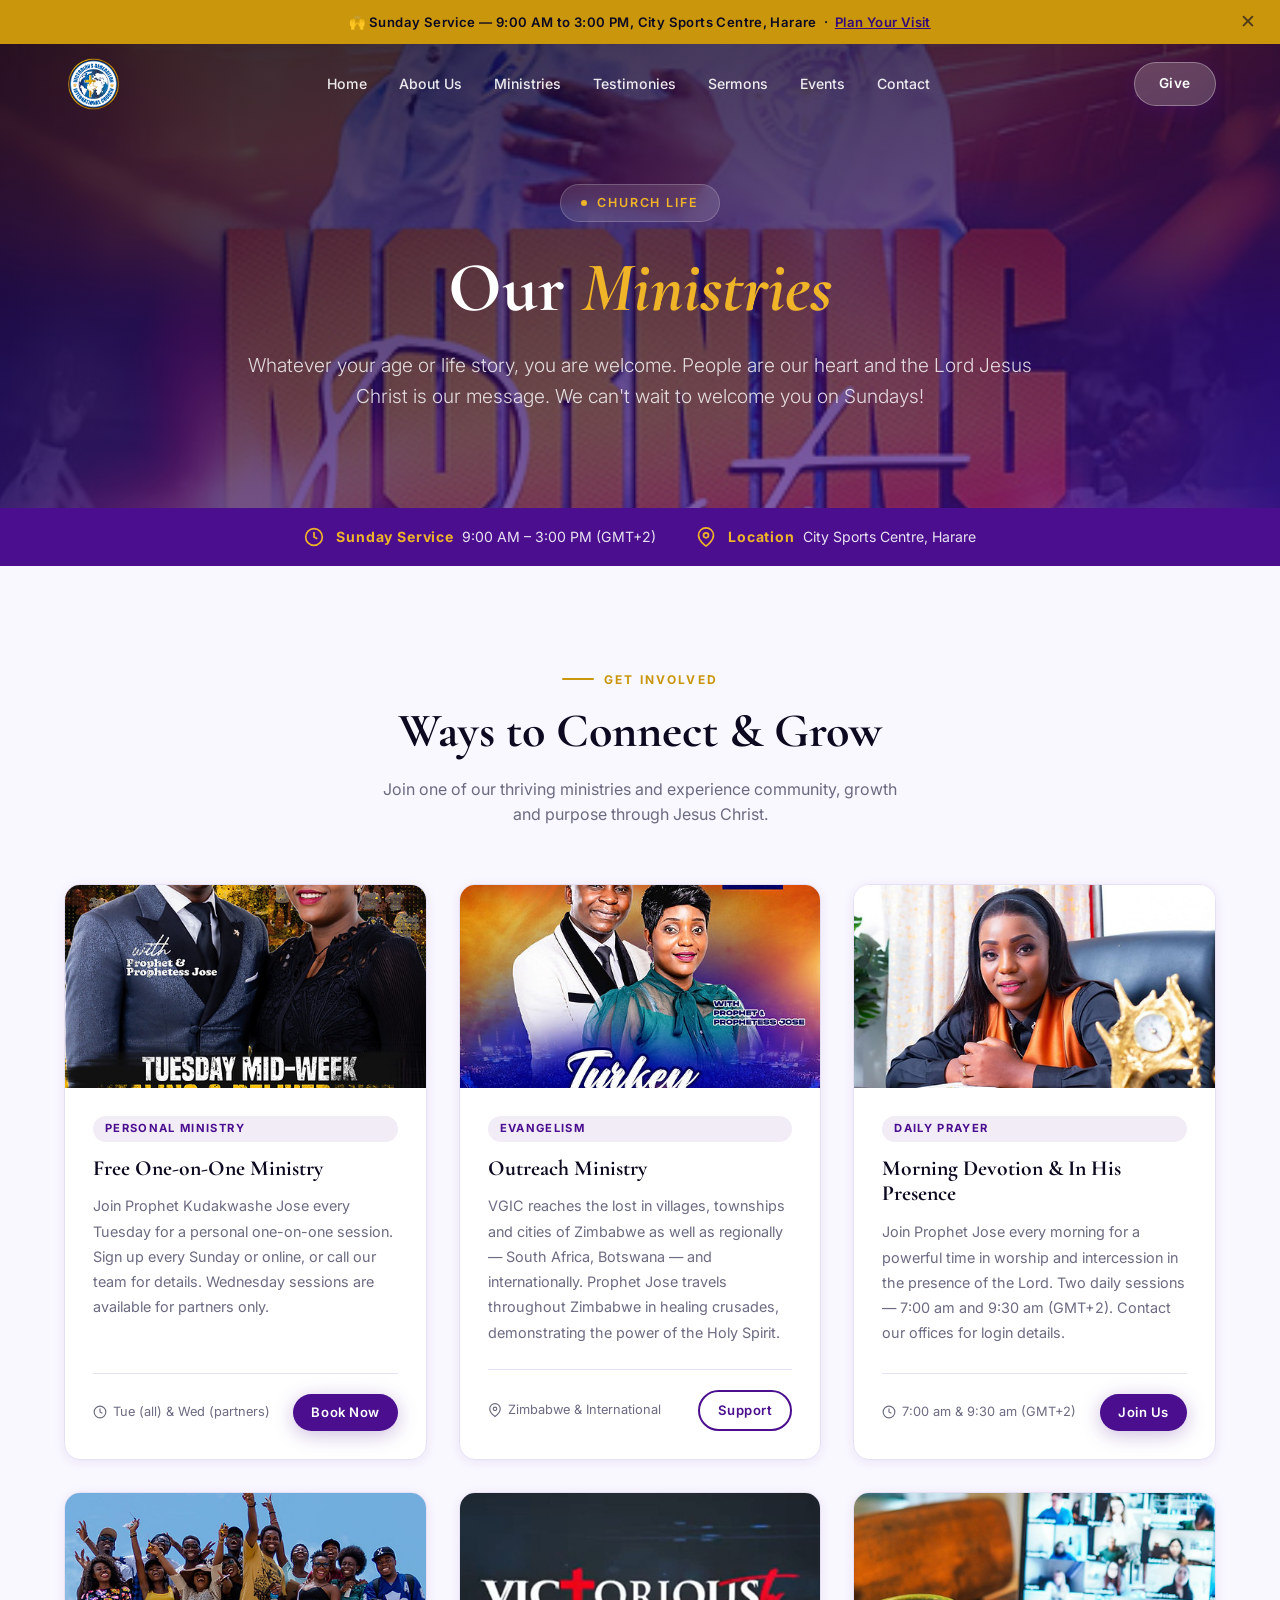
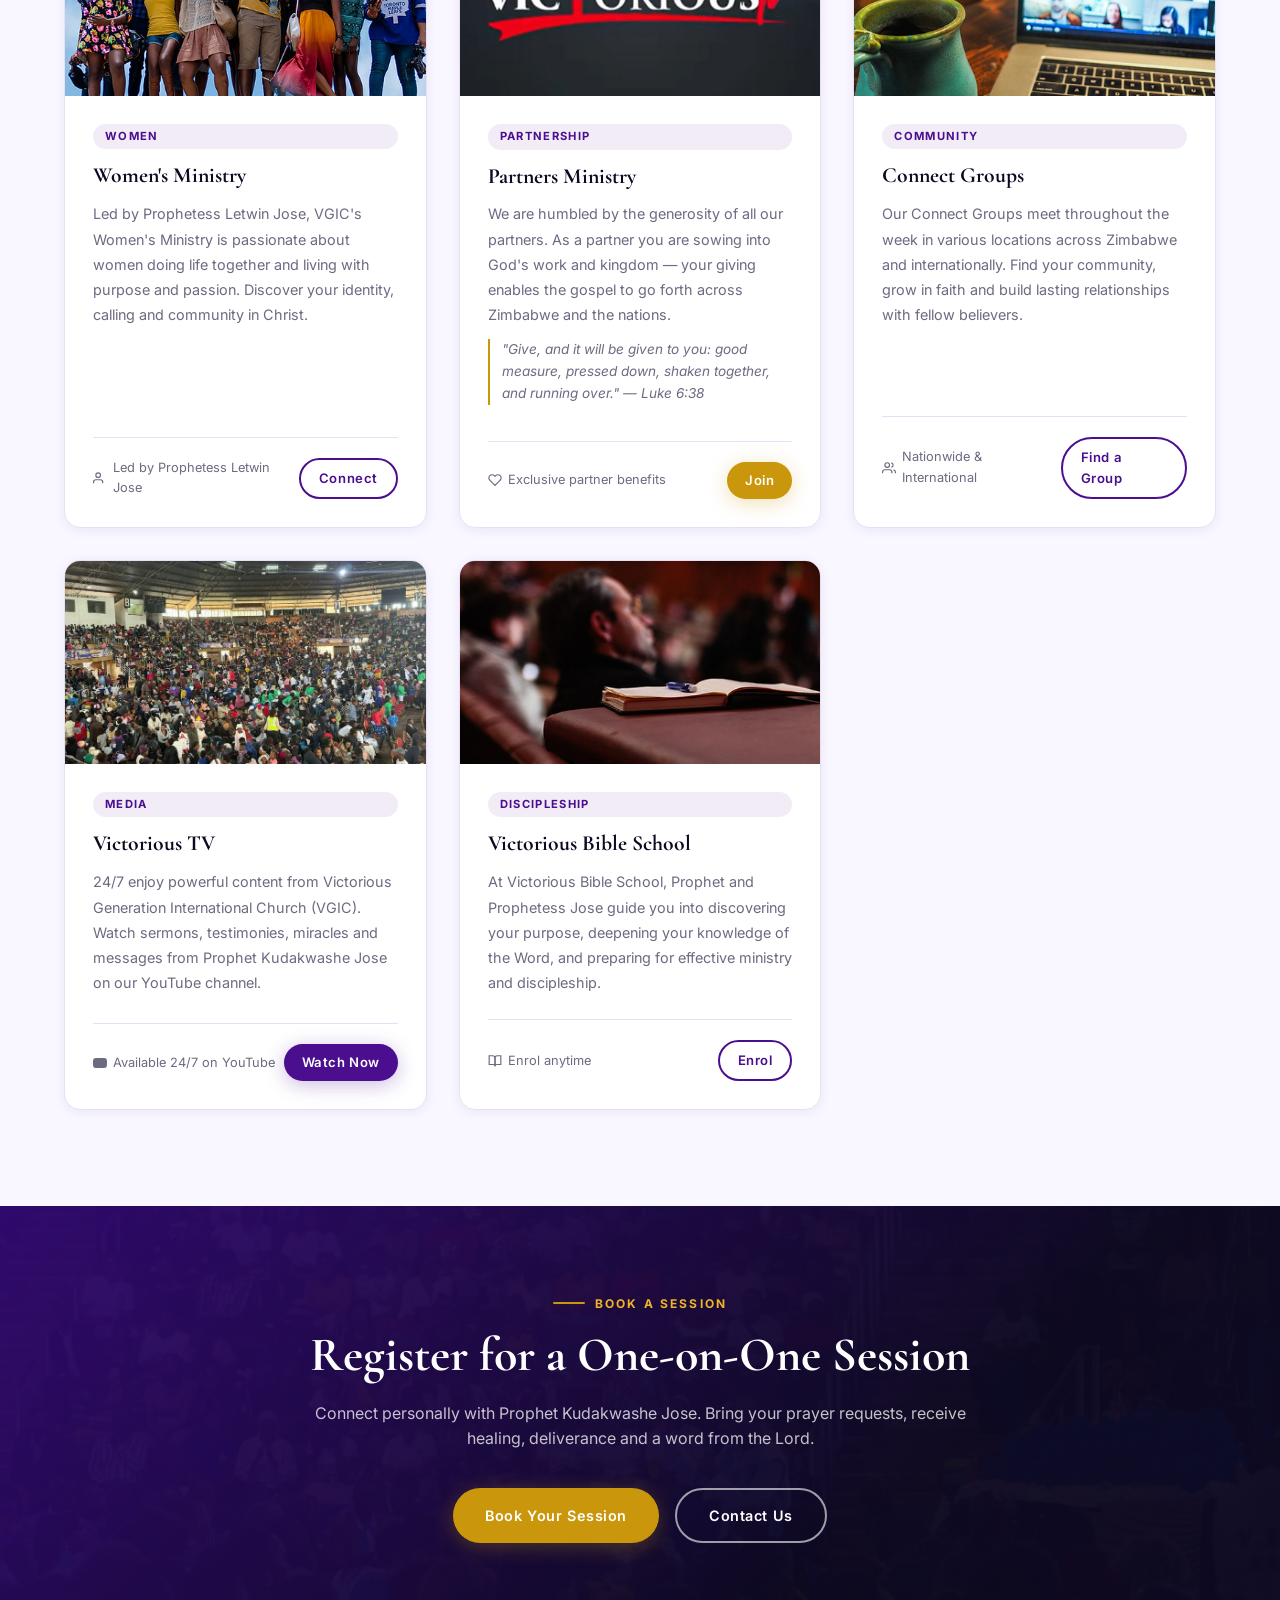
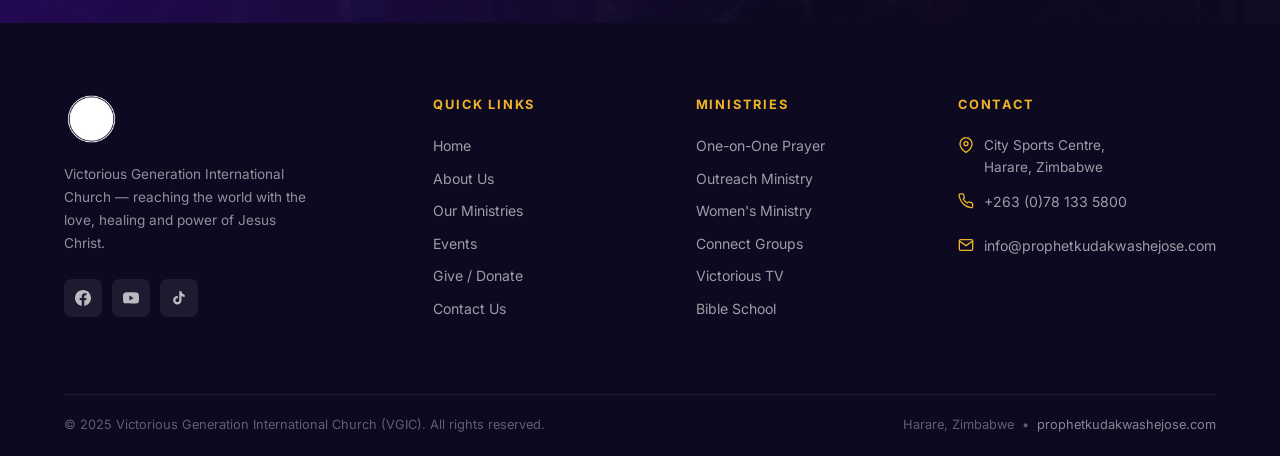
<file: ministries.html>
<!DOCTYPE html>
<html lang="en">
<head>
  <meta charset="UTF-8" />
  <meta name="viewport" content="width=device-width, initial-scale=1.0" />
  <title>Our Ministries | Victorious Generation International Church</title>
  <meta name="description" content="Discover the ministries of VGIC — One-on-One Prayer, Outreach, Women's Ministry, Connect Groups, Victorious TV, Bible School and more." />
  <link rel="icon" type="image/png" href="assets/images/Logo Victorious Family Church Final.png" />
  <link rel="stylesheet" href="assets/css/style.css" />
</head>
<body>
  <div class="loader"><img class="loader__logo" src="assets/images/Logo Victorious Family Church Final.png" alt="VGIC" /><div class="loader__bar"></div></div>
  <div class="page-transition"></div>
  <div class="announcement"><span>🙌 Sunday Service — 9:00 AM to 3:00 PM, City Sports Centre, Harare &nbsp;·&nbsp; <a href="contact.html">Plan Your Visit</a></span><button class="announcement__close" aria-label="Dismiss">✕</button></div>

  <!-- ===== NAVIGATION ===== -->
  <nav class="nav transparent" role="navigation" aria-label="Main navigation">
    <div class="container">
      <div class="nav__inner">
        <a href="index.html" class="nav__logo" aria-label="VGIC Home">
          <img src="assets/images/Logo Victorious Family Church Final.png" alt="VGIC Logo" />
        </a>
        <ul class="nav__links" role="list">
          <li><a href="index.html">Home</a></li>
          <li><a href="about.html">About Us</a></li>
          <li><a href="ministries.html" class="active">Ministries</a></li>
          <li><a href="testimonies.html">Testimonies</a></li>
          <li><a href="sermons.html">Sermons</a></li>
          <li><a href="events.html">Events</a></li>
          <li><a href="contact.html">Contact</a></li>
        </ul>
        <div class="nav__cta">
          <a href="give.html" class="btn btn-primary">Give</a>
        </div>
        <button class="nav__hamburger" aria-label="Toggle menu" aria-expanded="false">
          <span></span><span></span><span></span>
        </button>
      </div>
    </div>
    <nav class="nav__mobile" aria-label="Mobile navigation">
      <a href="index.html">Home</a>
      <a href="about.html">About Us</a>
      <a href="ministries.html">Ministries</a>
      <a href="contact.html">Events</a>
      <a href="contact.html">Contact</a>
      <a href="give.html" class="btn btn-primary">Give Now</a>
    </nav>
  </nav>

  <!-- ===== HERO ===== -->
  <header class="hero hero--short" aria-label="Our Ministries">
    <div class="hero__bg" style="background-image: url('assets/images/IMG_8004 (1)_JPG.jpg');" role="img" aria-label="Church life background"></div>
    <div class="hero__overlay"></div>
    <div class="hero__content">
      <div class="hero__badge">
        <span class="hero__badge-dot"></span>
        Church Life
      </div>
      <h1>Our <em>Ministries</em></h1>
      <p class="hero__sub">Whatever your age or life story, you are welcome. People are our heart and the Lord Jesus Christ is our message. We can't wait to welcome you on Sundays!</p>
    </div>
  </header>

  <!-- ===== SERVICE TIMES ===== -->
  <div class="service-banner">
    <div class="service-banner__inner">
      <div class="service-banner__item">
        <svg width="20" height="20" fill="none" stroke="currentColor" stroke-width="2" viewBox="0 0 24 24"><circle cx="12" cy="12" r="10"/><polyline points="12 6 12 12 16 14"/></svg>
        <span><span class="service-banner__label">Sunday Service</span> &nbsp;<span class="service-banner__value">9:00 AM – 3:00 PM (GMT+2)</span></span>
      </div>
      <div class="service-banner__item">
        <svg width="20" height="20" fill="none" stroke="currentColor" stroke-width="2" viewBox="0 0 24 24"><path d="M21 10c0 7-9 13-9 13s-9-6-9-13a9 9 0 0 1 18 0z"/><circle cx="12" cy="10" r="3"/></svg>
        <span><span class="service-banner__label">Location</span> &nbsp;<span class="service-banner__value">City Sports Centre, Harare</span></span>
      </div>
    </div>
  </div>

  <!-- ===== MINISTRIES GRID ===== -->
  <section class="section" aria-labelledby="ministries-heading">
    <div class="container">
      <div class="text-center" style="margin-bottom:56px;">
        <span class="eyebrow">Get Involved</span>
        <h2 id="ministries-heading">Ways to Connect &amp; Grow</h2>
        <p style="color:var(--text-light); max-width:52ch; margin:16px auto 0;">Join one of our thriving ministries and experience community, growth and purpose through Jesus Christ.</p>
      </div>
      <div class="ministries-grid">

        <!-- 1. One-on-One -->
        <article class="ministry-card fade-up">
          <img class="ministry-card__img" src="assets/images/tuesday.jpg" alt="One-on-One prayer ministry" loading="lazy" />
          <div class="ministry-card__body">
            <span class="ministry-card__tag">Personal Ministry</span>
            <h3>Free One-on-One Ministry</h3>
            <p>Join Prophet Kudakwashe Jose every Tuesday for a personal one-on-one session. Sign up every Sunday or online, or call our team for details. Wednesday sessions are available for partners only.</p>
            <div class="ministry-card__footer">
              <span class="ministry-card__schedule">
                <svg width="14" height="14" fill="none" stroke="currentColor" stroke-width="2" viewBox="0 0 24 24"><circle cx="12" cy="12" r="10"/><polyline points="12 6 12 12 16 14"/></svg>
                Tue (all) &amp; Wed (partners)
              </span>
              <a href="index.html#booking" class="btn btn-primary" style="padding:8px 18px; font-size:0.82rem;">Book Now</a>
            </div>
          </div>
        </article>

        <!-- 2. Outreach -->
        <article class="ministry-card fade-up">
          <img class="ministry-card__img" src="assets/images/outreach.jpg" alt="Outreach ministry" loading="lazy" />
          <div class="ministry-card__body">
            <span class="ministry-card__tag">Evangelism</span>
            <h3>Outreach Ministry</h3>
            <p>VGIC reaches the lost in villages, townships and cities of Zimbabwe as well as regionally — South Africa, Botswana — and internationally. Prophet Jose travels throughout Zimbabwe in healing crusades, demonstrating the power of the Holy Spirit.</p>
            <div class="ministry-card__footer">
              <span class="ministry-card__schedule">
                <svg width="14" height="14" fill="none" stroke="currentColor" stroke-width="2" viewBox="0 0 24 24"><path d="M21 10c0 7-9 13-9 13s-9-6-9-13a9 9 0 0 1 18 0z"/><circle cx="12" cy="10" r="3"/></svg>
                Zimbabwe &amp; International
              </span>
              <a href="give.html" class="btn btn-outline-dark" style="padding:8px 18px; font-size:0.82rem;">Support</a>
            </div>
          </div>
        </article>

        <!-- 3. Morning Devotion -->
        <article class="ministry-card fade-up">
          <img class="ministry-card__img" src="assets/images/IMG_7300_JPG.jpg" alt="Morning devotion prayer" loading="lazy" />
          <div class="ministry-card__body">
            <span class="ministry-card__tag">Daily Prayer</span>
            <h3>Morning Devotion &amp; In His Presence</h3>
            <p>Join Prophet Jose every morning for a powerful time in worship and intercession in the presence of the Lord. Two daily sessions — 7:00 am and 9:30 am (GMT+2). Contact our offices for login details.</p>
            <div class="ministry-card__footer">
              <span class="ministry-card__schedule">
                <svg width="14" height="14" fill="none" stroke="currentColor" stroke-width="2" viewBox="0 0 24 24"><circle cx="12" cy="12" r="10"/><polyline points="12 6 12 12 16 14"/></svg>
                7:00 am &amp; 9:30 am (GMT+2)
              </span>
              <a href="contact.html" class="btn btn-primary" style="padding:8px 18px; font-size:0.82rem;">Join Us</a>
            </div>
          </div>
        </article>

        <!-- 4. Women's Ministry -->
        <article class="ministry-card fade-up">
          <img class="ministry-card__img" src="assets/images/Image by Inatimi Nathus.jpg" alt="Women's ministry" loading="lazy" />
          <div class="ministry-card__body">
            <span class="ministry-card__tag">Women</span>
            <h3>Women's Ministry</h3>
            <p>Led by Prophetess Letwin Jose, VGIC's Women's Ministry is passionate about women doing life together and living with purpose and passion. Discover your identity, calling and community in Christ.</p>
            <div class="ministry-card__footer">
              <span class="ministry-card__schedule">
                <svg width="14" height="14" fill="none" stroke="currentColor" stroke-width="2" viewBox="0 0 24 24"><path d="M17 21v-2a4 4 0 0 0-4-4H5a4 4 0 0 0-4 4v2"/><circle cx="9" cy="7" r="4"/></svg>
                Led by Prophetess Letwin Jose
              </span>
              <a href="contact.html" class="btn btn-outline-dark" style="padding:8px 18px; font-size:0.82rem;">Connect</a>
            </div>
          </div>
        </article>

        <!-- 5. Partners Ministry -->
        <article class="ministry-card fade-up">
          <img class="ministry-card__img" src="assets/images/Screenshot 2025-05-11 153022_edited.jpg" alt="Partners ministry" loading="lazy" />
          <div class="ministry-card__body">
            <span class="ministry-card__tag">Partnership</span>
            <h3>Partners Ministry</h3>
            <p>We are humbled by the generosity of all our partners. As a partner you are sowing into God's work and kingdom — your giving enables the gospel to go forth across Zimbabwe and the nations.</p>
            <blockquote style="font-style:italic; border-left:2px solid var(--gold); padding-left:12px; font-size:0.85rem; color:var(--text-light); margin:12px 0;">"Give, and it will be given to you: good measure, pressed down, shaken together, and running over." — Luke 6:38</blockquote>
            <div class="ministry-card__footer">
              <span class="ministry-card__schedule">
                <svg width="14" height="14" fill="none" stroke="currentColor" stroke-width="2" viewBox="0 0 24 24"><path d="M20.84 4.61a5.5 5.5 0 0 0-7.78 0L12 5.67l-1.06-1.06a5.5 5.5 0 0 0-7.78 7.78l1.06 1.06L12 21.23l7.78-7.78 1.06-1.06a5.5 5.5 0 0 0 0-7.78z"/></svg>
                Exclusive partner benefits
              </span>
              <a href="index.html#partner" class="btn btn-gold" style="padding:8px 18px; font-size:0.82rem;">Join</a>
            </div>
          </div>
        </article>

        <!-- 6. Connect Groups -->
        <article class="ministry-card fade-up">
          <img class="ministry-card__img" src="assets/images/Image by Chris Montgomery.jpg" alt="Connect groups community" loading="lazy" />
          <div class="ministry-card__body">
            <span class="ministry-card__tag">Community</span>
            <h3>Connect Groups</h3>
            <p>Our Connect Groups meet throughout the week in various locations across Zimbabwe and internationally. Find your community, grow in faith and build lasting relationships with fellow believers.</p>
            <div class="ministry-card__footer">
              <span class="ministry-card__schedule">
                <svg width="14" height="14" fill="none" stroke="currentColor" stroke-width="2" viewBox="0 0 24 24"><path d="M17 21v-2a4 4 0 0 0-4-4H5a4 4 0 0 0-4 4v2"/><circle cx="9" cy="7" r="4"/><path d="M23 21v-2a4 4 0 0 0-3-3.87M16 3.13a4 4 0 0 1 0 7.75"/></svg>
                Nationwide &amp; International
              </span>
              <a href="contact.html" class="btn btn-outline-dark" style="padding:8px 18px; font-size:0.82rem;">Find a Group</a>
            </div>
          </div>
        </article>

        <!-- 7. Victorious TV -->
        <article class="ministry-card fade-up">
          <img class="ministry-card__img" src="assets/images/2b4090_fc290426ac904074bb5206e7e460d404~mv2.jpg" alt="Victorious TV" loading="lazy" />
          <div class="ministry-card__body">
            <span class="ministry-card__tag">Media</span>
            <h3>Victorious TV</h3>
            <p>24/7 enjoy powerful content from Victorious Generation International Church (VGIC). Watch sermons, testimonies, miracles and messages from Prophet Kudakwashe Jose on our YouTube channel.</p>
            <div class="ministry-card__footer">
              <span class="ministry-card__schedule">
                <svg width="14" height="14" fill="currentColor" viewBox="0 0 24 24"><path d="M23.498 6.186a3.016 3.016 0 0 0-2.122-2.136C19.505 3.545 12 3.545 12 3.545s-7.505 0-9.377.505A3.017 3.017 0 0 0 .502 6.186C0 8.07 0 12 0 12s0 3.93.502 5.814a3.016 3.016 0 0 0 2.122 2.136c1.871.505 9.376.505 9.376.505s7.505 0 9.377-.505a3.015 3.015 0 0 0 2.122-2.136C24 15.93 24 12 24 12s0-3.93-.502-5.814z"/></svg>
                Available 24/7 on YouTube
              </span>
              <a href="https://www.youtube.com/@victoriousgenerationchurch7087" target="_blank" rel="noopener" class="btn btn-primary" style="padding:8px 18px; font-size:0.82rem;">Watch Now</a>
            </div>
          </div>
        </article>

        <!-- 8. Bible School -->
        <article class="ministry-card fade-up">
          <img class="ministry-card__img" src="assets/images/Image by Ioann-Mark Kuznietsov.jpg" alt="Bible School" loading="lazy" />
          <div class="ministry-card__body">
            <span class="ministry-card__tag">Discipleship</span>
            <h3>Victorious Bible School</h3>
            <p>At Victorious Bible School, Prophet and Prophetess Jose guide you into discovering your purpose, deepening your knowledge of the Word, and preparing for effective ministry and discipleship.</p>
            <div class="ministry-card__footer">
              <span class="ministry-card__schedule">
                <svg width="14" height="14" fill="none" stroke="currentColor" stroke-width="2" viewBox="0 0 24 24"><path d="M2 3h6a4 4 0 0 1 4 4v14a3 3 0 0 0-3-3H2z"/><path d="M22 3h-6a4 4 0 0 0-4 4v14a3 3 0 0 1 3-3h7z"/></svg>
                Enrol anytime
              </span>
              <a href="contact.html" class="btn btn-outline-dark" style="padding:8px 18px; font-size:0.82rem;">Enrol</a>
            </div>
          </div>
        </article>

      </div>
    </div>
  </section>

  <!-- ===== BOOKING CTA ===== -->
  <section class="give" style="padding:80px 0;" aria-labelledby="ministry-cta-heading">
    <div class="give__bg" style="background-image: url('assets/images/2b4090_d3a9afca06a34f6cb46fa87a397f4cea~mv2.jpg');" role="img" aria-hidden="true"></div>
    <div class="give__overlay"></div>
    <div class="container">
      <div class="give__content">
        <span class="eyebrow" style="color:var(--gold-light);">Book a Session</span>
        <h2 id="ministry-cta-heading">Register for a One-on-One Session</h2>
        <p>Connect personally with Prophet Kudakwashe Jose. Bring your prayer requests, receive healing, deliverance and a word from the Lord.</p>
        <div style="display:flex; gap:16px; justify-content:center; flex-wrap:wrap; margin-top:36px;">
          <a href="index.html#booking" class="btn btn-gold">Book Your Session</a>
          <a href="contact.html" class="btn btn-outline">Contact Us</a>
        </div>
      </div>
    </div>
  </section>

  <!-- ===== FOOTER ===== -->
  <footer class="footer" role="contentinfo">
    <div class="container">
      <div class="footer__grid">
        <div class="footer__brand">
          <img src="assets/images/Logo Victorious Family Church Final.png" alt="VGIC Logo" />
          <p>Victorious Generation International Church — reaching the world with the love, healing and power of Jesus Christ.</p>
          <div class="footer__socials">
            <a href="https://www.facebook.com/prophetkudakwashe.jose.3/" target="_blank" rel="noopener" class="footer__social" aria-label="Facebook">
              <svg width="16" height="16" fill="currentColor" viewBox="0 0 24 24"><path d="M24 12.073c0-6.627-5.373-12-12-12s-12 5.373-12 12c0 5.99 4.388 10.954 10.125 11.854v-8.385H7.078v-3.47h3.047V9.43c0-3.007 1.792-4.669 4.533-4.669 1.312 0 2.686.235 2.686.235v2.953H15.83c-1.491 0-1.956.925-1.956 1.874v2.25h3.328l-.532 3.47h-2.796v8.385C19.612 23.027 24 18.062 24 12.073z"/></svg>
            </a>
            <a href="https://www.youtube.com/@victoriousgenerationchurch7087" target="_blank" rel="noopener" class="footer__social" aria-label="YouTube">
              <svg width="16" height="16" fill="currentColor" viewBox="0 0 24 24"><path d="M23.498 6.186a3.016 3.016 0 0 0-2.122-2.136C19.505 3.545 12 3.545 12 3.545s-7.505 0-9.377.505A3.017 3.017 0 0 0 .502 6.186C0 8.07 0 12 0 12s0 3.93.502 5.814a3.016 3.016 0 0 0 2.122 2.136c1.871.505 9.376.505 9.376.505s7.505 0 9.377-.505a3.015 3.015 0 0 0 2.122-2.136C24 15.93 24 12 24 12s0-3.93-.502-5.814zM9.545 15.568V8.432L15.818 12l-6.273 3.568z"/></svg>
            </a>
            <a href="https://www.tiktok.com/@prophetkudakwashe" target="_blank" rel="noopener" class="footer__social" aria-label="TikTok">
              <svg width="16" height="16" fill="currentColor" viewBox="0 0 24 24"><path d="M19.59 6.69a4.83 4.83 0 0 1-3.77-4.25V2h-3.45v13.67a2.89 2.89 0 0 1-2.88 2.5 2.89 2.89 0 0 1-2.89-2.89 2.89 2.89 0 0 1 2.89-2.89c.28 0 .54.04.79.1V9.01a6.33 6.33 0 0 0-.79-.05 6.34 6.34 0 0 0-6.34 6.34 6.34 6.34 0 0 0 6.34 6.34 6.34 6.34 0 0 0 6.33-6.34V8.95a8.16 8.16 0 0 0 4.77 1.52V7.01a4.85 4.85 0 0 1-1-.32z"/></svg>
            </a>
          </div>
        </div>
        <div class="footer__col">
          <h5>Quick Links</h5>
          <a href="index.html">Home</a>
          <a href="about.html">About Us</a>
          <a href="ministries.html">Our Ministries</a>
          <a href="contact.html">Events</a>
          <a href="give.html">Give / Donate</a>
          <a href="contact.html">Contact Us</a>
        </div>
        <div class="footer__col">
          <h5>Ministries</h5>
          <a href="ministries.html">One-on-One Prayer</a>
          <a href="ministries.html">Outreach Ministry</a>
          <a href="ministries.html">Women's Ministry</a>
          <a href="ministries.html">Connect Groups</a>
          <a href="ministries.html">Victorious TV</a>
          <a href="ministries.html">Bible School</a>
        </div>
        <div class="footer__col">
          <h5>Contact</h5>
          <div class="footer__contact-item">
            <svg width="16" height="16" fill="none" stroke="currentColor" stroke-width="2" viewBox="0 0 24 24"><path d="M21 10c0 7-9 13-9 13s-9-6-9-13a9 9 0 0 1 18 0z"/><circle cx="12" cy="10" r="3"/></svg>
            <span>City Sports Centre,<br />Harare, Zimbabwe</span>
          </div>
          <div class="footer__contact-item">
            <svg width="16" height="16" fill="none" stroke="currentColor" stroke-width="2" viewBox="0 0 24 24"><path d="M22 16.92v3a2 2 0 0 1-2.18 2 19.79 19.79 0 0 1-8.63-3.07A19.5 19.5 0 0 1 4.69 12 19.79 19.79 0 0 1 1.61 3.41 2 2 0 0 1 3.6 1.27h3a2 2 0 0 1 2 1.72c.127.96.361 1.903.7 2.81a2 2 0 0 1-.45 2.11L7.91 8.96a16 16 0 0 0 6.03 6.03l.97-.97a2 2 0 0 1 2.11-.45c.907.339 1.85.573 2.81.7a2 2 0 0 1 1.72 2.01z"/></svg>
            <a href="tel:+2630781335800">+263 (0)78 133 5800</a>
          </div>
          <div class="footer__contact-item">
            <svg width="16" height="16" fill="none" stroke="currentColor" stroke-width="2" viewBox="0 0 24 24"><path d="M4 4h16c1.1 0 2 .9 2 2v12c0 1.1-.9 2-2 2H4c-1.1 0-2-.9-2-2V6c0-1.1.9-2 2-2z"/><polyline points="22,6 12,13 2,6"/></svg>
            <a href="mailto:info@prophetkudakwashejose.com">info@prophetkudakwashejose.com</a>
          </div>
        </div>
      </div>
      <div class="footer__bottom">
        <span>&copy; 2025 Victorious Generation International Church (VGIC). All rights reserved.</span>
        <span>Harare, Zimbabwe &nbsp;&bull;&nbsp; <a href="https://www.prophetkudakwashejose.com" target="_blank" rel="noopener">prophetkudakwashejose.com</a></span>
      </div>
    </div>
  </footer>

  <script src="assets/js/main.js" defer></script>
</body>
</html>
</file>
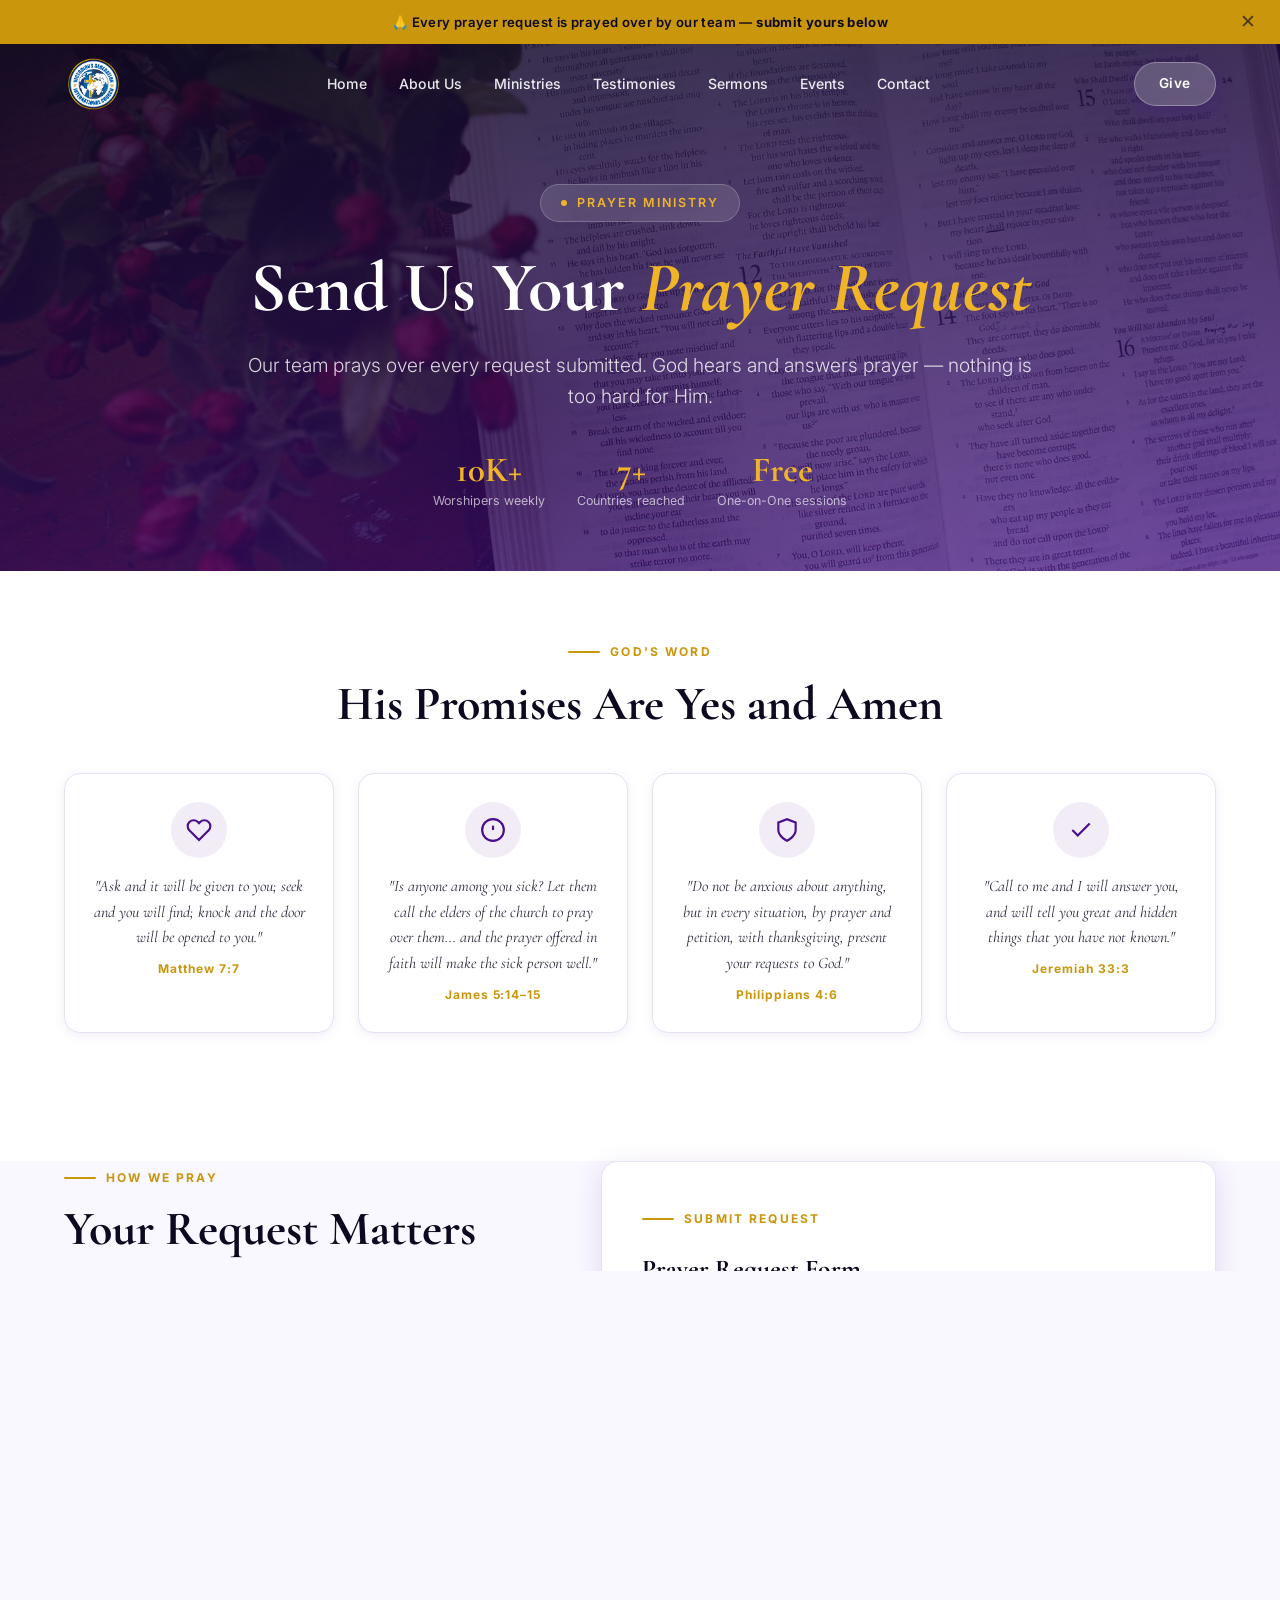
<file: prayer.html>
<!DOCTYPE html>
<html lang="en">
<head>
  <meta charset="UTF-8" />
  <meta name="viewport" content="width=device-width, initial-scale=1.0" />
  <title>Prayer Request | Victorious Generation International Church</title>
  <meta name="description" content="Submit your prayer request to the VGIC prayer team. Prophet Kudakwashe Jose and the team pray over every request received." />
  <link rel="icon" type="image/png" href="assets/images/Logo Victorious Family Church Final.png" />
  <link rel="stylesheet" href="assets/css/style.css" />
</head>
<body>
  <div class="loader"><img class="loader__logo" src="assets/images/Logo Victorious Family Church Final.png" alt="VGIC" /><div class="loader__bar"></div></div>
  <div class="page-transition"></div>

  <div class="announcement">
    <span>🙏 Every prayer request is prayed over by our team — <strong>submit yours below</strong></span>
    <button class="announcement__close" aria-label="Dismiss">✕</button>
  </div>

  <nav class="nav transparent" role="navigation" aria-label="Main navigation">
    <div class="container">
      <div class="nav__inner">
        <a href="index.html" class="nav__logo"><img src="assets/images/Logo Victorious Family Church Final.png" alt="VGIC Logo" /></a>
        <ul class="nav__links" role="list">
          <li><a href="index.html">Home</a></li><li><a href="about.html">About Us</a></li><li><a href="ministries.html">Ministries</a></li>
          <li><a href="testimonies.html">Testimonies</a></li><li><a href="sermons.html">Sermons</a></li>
          <li><a href="events.html">Events</a></li><li><a href="contact.html">Contact</a></li>
        </ul>
        <div class="nav__cta"><a href="give.html" class="btn btn-primary">Give</a></div>
        <button class="nav__hamburger" aria-label="Toggle menu" aria-expanded="false"><span></span><span></span><span></span></button>
      </div>
    </div>
    <nav class="nav__mobile" aria-label="Mobile navigation">
      <a href="index.html">Home</a><a href="about.html">About Us</a><a href="ministries.html">Ministries</a>
      <a href="testimonies.html">Testimonies</a><a href="sermons.html">Sermons</a><a href="events.html">Events</a>
      <a href="contact.html">Contact</a><a href="give.html" class="btn btn-primary">Give Now</a>
    </nav>
  </nav>

  <!-- HERO -->
  <header class="hero hero--short" aria-label="Prayer Requests">
    <div class="hero__bg" style="background-image: url('assets/images/nsplsh_e73fd727bce64b35b109b0007d4a0773~mv2.jpg');" role="img" aria-label="Prayer and worship"></div>
    <div class="hero__overlay"></div>
    <div class="hero__content">
      <div class="hero__badge"><span class="hero__badge-dot"></span>Prayer Ministry</div>
      <h1>Send Us Your <em>Prayer Request</em></h1>
      <p class="hero__sub">Our team prays over every request submitted. God hears and answers prayer — nothing is too hard for Him.</p>
      <div class="prayer-hero-stat">
        <div class="prayer-hero-stat__item"><div class="prayer-hero-stat__num">10K+</div><div class="prayer-hero-stat__label">Worshipers weekly</div></div>
        <div class="prayer-hero-stat__item"><div class="prayer-hero-stat__num">7+</div><div class="prayer-hero-stat__label">Countries reached</div></div>
        <div class="prayer-hero-stat__item"><div class="prayer-hero-stat__num">Free</div><div class="prayer-hero-stat__label">One-on-One sessions</div></div>
      </div>
    </div>
  </header>

  <!-- PROMISES -->
  <section class="section--sm section" style="background:var(--white);" aria-labelledby="promises-heading">
    <div class="container">
      <div class="text-center" style="margin-bottom:40px;">
        <span class="eyebrow">God's Word</span>
        <h2 id="promises-heading">His Promises Are Yes and Amen</h2>
      </div>
      <div class="prayer-promises">
        <div class="promise-card fade-up">
          <div class="promise-card__icon">
            <svg width="26" height="26" fill="none" stroke="currentColor" stroke-width="2" viewBox="0 0 24 24"><path d="M20.84 4.61a5.5 5.5 0 0 0-7.78 0L12 5.67l-1.06-1.06a5.5 5.5 0 0 0-7.78 7.78l1.06 1.06L12 21.23l7.78-7.78 1.06-1.06a5.5 5.5 0 0 0 0-7.78z"/></svg>
          </div>
          <p class="promise-card__verse">"Ask and it will be given to you; seek and you will find; knock and the door will be opened to you."</p>
          <div class="promise-card__ref">Matthew 7:7</div>
        </div>
        <div class="promise-card fade-up">
          <div class="promise-card__icon">
            <svg width="26" height="26" fill="none" stroke="currentColor" stroke-width="2" viewBox="0 0 24 24"><circle cx="12" cy="12" r="10"/><line x1="12" y1="8" x2="12" y2="12"/><line x1="12" y1="16" x2="12.01" y2="16"/></svg>
          </div>
          <p class="promise-card__verse">"Is anyone among you sick? Let them call the elders of the church to pray over them... and the prayer offered in faith will make the sick person well."</p>
          <div class="promise-card__ref">James 5:14–15</div>
        </div>
        <div class="promise-card fade-up">
          <div class="promise-card__icon">
            <svg width="26" height="26" fill="none" stroke="currentColor" stroke-width="2" viewBox="0 0 24 24"><path d="M12 22s8-4 8-10V5l-8-3-8 3v7c0 6 8 10 8 10z"/></svg>
          </div>
          <p class="promise-card__verse">"Do not be anxious about anything, but in every situation, by prayer and petition, with thanksgiving, present your requests to God."</p>
          <div class="promise-card__ref">Philippians 4:6</div>
        </div>
        <div class="promise-card fade-up">
          <div class="promise-card__icon">
            <svg width="26" height="26" fill="none" stroke="currentColor" stroke-width="2" viewBox="0 0 24 24"><polyline points="20 6 9 17 4 12"/></svg>
          </div>
          <p class="promise-card__verse">"Call to me and I will answer you, and will tell you great and hidden things that you have not known."</p>
          <div class="promise-card__ref">Jeremiah 33:3</div>
        </div>
      </div>
    </div>
  </section>

  <!-- PRAYER FORM -->
  <section class="section" style="background:var(--bg); padding-top:0;" aria-labelledby="prayer-form-heading">
    <div class="container">
      <div style="display:grid; grid-template-columns:1fr 1.3fr; gap:64px; align-items:start;" class="prayer-grid">

        <!-- Info -->
        <div>
          <span class="eyebrow">How We Pray</span>
          <h2 id="prayer-form-heading" style="margin-bottom:20px;">Your Request Matters</h2>
          <p style="color:var(--text-light); line-height:1.85; margin-bottom:24px;">Every prayer request submitted to VGIC is received with care and prayed over by our ministry team and Prophet Kudakwashe Jose. No request is too big or too small — God hears every cry.</p>
          <p style="color:var(--text-light); line-height:1.85; margin-bottom:32px;">For urgent needs or personal one-on-one prayer ministry, you can also book a session with Prophet Jose on Tuesdays (open to all) or Wednesdays (partners only).</p>

          <div class="booking__detail">
            <div class="booking__detail-icon">
              <svg width="20" height="20" fill="none" stroke="currentColor" stroke-width="2" viewBox="0 0 24 24"><path d="M17 21v-2a4 4 0 0 0-4-4H5a4 4 0 0 0-4 4v2"/><circle cx="9" cy="7" r="4"/></svg>
            </div>
            <div><div class="booking__detail-label">One-on-One Prayer</div><div class="booking__detail-value">Book a personal session with Prophet Jose</div></div>
          </div>
          <a href="index.html#booking" class="btn btn-primary" style="margin:8px 0 24px; display:inline-flex;">Book a Session</a>

          <div class="booking__detail">
            <div class="booking__detail-icon">
              <svg width="20" height="20" fill="currentColor" viewBox="0 0 24 24"><path d="M17.472 14.382c-.297-.149-1.758-.867-2.03-.967-.273-.099-.471-.148-.67.15-.197.297-.767.966-.94 1.164-.173.199-.347.223-.644.075-.297-.15-1.255-.463-2.39-1.475-.883-.788-1.48-1.761-1.653-2.059-.173-.297-.018-.458.13-.606.134-.133.298-.347.446-.52.149-.174.198-.298.298-.497.099-.198.05-.371-.025-.52-.075-.149-.669-1.612-.916-2.207-.242-.579-.487-.5-.669-.51-.173-.008-.371-.01-.57-.01-.198 0-.52.074-.792.372-.272.297-1.04 1.016-1.04 2.479 0 1.462 1.065 2.875 1.213 3.074.149.198 2.096 3.2 5.077 4.487.709.306 1.262.489 1.694.625.712.227 1.36.195 1.871.118.571-.085 1.758-.719 2.006-1.413.248-.694.248-1.289.173-1.413-.074-.124-.272-.198-.57-.347m-5.421 7.403h-.004a9.87 9.87 0 0 1-5.031-1.378l-.361-.214-3.741.982.998-3.648-.235-.374a9.86 9.86 0 0 1-1.51-5.26c.001-5.45 4.436-9.884 9.888-9.884 2.64 0 5.122 1.03 6.988 2.898a9.825 9.825 0 0 1 2.893 6.994c-.003 5.45-4.437 9.884-9.885 9.884m8.413-18.297A11.815 11.815 0 0 0 12.05 0C5.495 0 .16 5.335.157 11.892c0 2.096.547 4.142 1.588 5.945L.057 24l6.305-1.654a11.882 11.882 0 0 0 5.683 1.448h.005c6.554 0 11.89-5.335 11.893-11.893a11.821 11.821 0 0 0-3.48-8.413z"/></svg>
            </div>
            <div><div class="booking__detail-label">WhatsApp Prayer Line</div><div class="booking__detail-value"><a href="https://wa.me/2630781335800" target="_blank" rel="noopener" style="color:var(--primary);">+263 (0)78 133 5800</a></div></div>
          </div>
        </div>

        <!-- Form -->
        <div class="form-card fade-up">
          <span class="eyebrow">Submit Request</span>
          <h3 style="margin:12px 0 28px; font-size:1.6rem;">Prayer Request Form</h3>
          <form id="prayer-form" novalidate>
            <div class="form-row">
              <div class="form-group">
                <label for="p-name">Your Name <span style="color:var(--gold)">*</span></label>
                <input type="text" id="p-name" name="name" placeholder="First name" required />
              </div>
              <div class="form-group">
                <label for="p-location">Location</label>
                <input type="text" id="p-location" name="location" placeholder="City, Country" />
              </div>
            </div>
            <div class="form-group">
              <label for="p-email">Email Address</label>
              <input type="email" id="p-email" name="email" placeholder="your@email.com (for follow-up)" />
            </div>
            <div class="form-group">
              <label for="p-phone">Phone / WhatsApp</label>
              <input type="tel" id="p-phone" name="phone" placeholder="+263 78 000 0000" />
            </div>
            <div class="form-group">
              <label for="p-category">Prayer Category</label>
              <select id="p-category" name="category">
                <option value="">— Select category —</option>
                <option>Healing &amp; Health</option>
                <option>Deliverance</option>
                <option>Salvation</option>
                <option>Marriage &amp; Family</option>
                <option>Financial Breakthrough</option>
                <option>Employment &amp; Career</option>
                <option>Spiritual Growth</option>
                <option>Protection</option>
                <option>Other</option>
              </select>
            </div>
            <div class="form-group">
              <label for="p-request">Prayer Request <span style="color:var(--gold)">*</span></label>
              <textarea id="p-request" name="request" placeholder="Share your prayer need. Be as detailed as you'd like — this is confidential and read only by our prayer team..." style="min-height:160px;" required></textarea>
            </div>
            <div class="form-group" style="display:flex; align-items:flex-start; gap:12px; margin-bottom:24px;">
              <input type="checkbox" id="p-consent" name="consent" style="width:18px; height:18px; margin-top:2px; flex-shrink:0; accent-color:var(--primary);" />
              <label for="p-consent" style="font-size:0.82rem; color:var(--text-light); font-weight:400;">I consent to VGIC holding my information for the purpose of prayer ministry. My request will be treated with confidentiality.</label>
            </div>
            <button type="submit" class="btn btn-primary" style="width:100%; justify-content:center; padding:16px;">
              <svg width="18" height="18" fill="none" stroke="currentColor" stroke-width="2" viewBox="0 0 24 24"><path d="M20.84 4.61a5.5 5.5 0 0 0-7.78 0L12 5.67l-1.06-1.06a5.5 5.5 0 0 0-7.78 7.78l1.06 1.06L12 21.23l7.78-7.78 1.06-1.06a5.5 5.5 0 0 0 0-7.78z"/></svg>
              Submit Prayer Request
            </button>
          </form>
        </div>
      </div>
    </div>
  </section>

  <!-- TESTIMONY LINK -->
  <section class="give" style="padding:72px 0;">
    <div class="give__bg" style="background-image: url('assets/images/f407f457-07d5-4398-bcf7-2686f2e2813f_JPG.jpg');" aria-hidden="true"></div>
    <div class="give__overlay"></div>
    <div class="container">
      <div class="give__content">
        <span class="eyebrow" style="color:var(--gold-light)">He Answers Prayer</span>
        <h2>God Has Done It Before</h2>
        <p>Read what God has done in the lives of people who have prayed and believed — healings, miracles, deliverances and breakthroughs.</p>
        <div style="display:flex;gap:16px;justify-content:center;flex-wrap:wrap;margin-top:32px;">
          <a href="testimonies.html" class="btn btn-gold">Read Testimonies</a>
          <a href="index.html#booking" class="btn btn-outline">Book One-on-One</a>
        </div>
      </div>
    </div>
  </section>

  <div class="fab-group">
    <a href="https://wa.me/2630781335800" target="_blank" rel="noopener" class="fab fab-whatsapp" aria-label="WhatsApp"><svg width="24" height="24" fill="currentColor" viewBox="0 0 24 24"><path d="M17.472 14.382c-.297-.149-1.758-.867-2.03-.967-.273-.099-.471-.148-.67.15-.197.297-.767.966-.94 1.164-.173.199-.347.223-.644.075-.297-.15-1.255-.463-2.39-1.475-.883-.788-1.48-1.761-1.653-2.059-.173-.297-.018-.458.13-.606.134-.133.298-.347.446-.52.149-.174.198-.298.298-.497.099-.198.05-.371-.025-.52-.075-.149-.669-1.612-.916-2.207-.242-.579-.487-.5-.669-.51-.173-.008-.371-.01-.57-.01-.198 0-.52.074-.792.372-.272.297-1.04 1.016-1.04 2.479 0 1.462 1.065 2.875 1.213 3.074.149.198 2.096 3.2 5.077 4.487.709.306 1.262.489 1.694.625.712.227 1.36.195 1.871.118.571-.085 1.758-.719 2.006-1.413.248-.694.248-1.289.173-1.413-.074-.124-.272-.198-.57-.347m-5.421 7.403h-.004a9.87 9.87 0 0 1-5.031-1.378l-.361-.214-3.741.982.998-3.648-.235-.374a9.86 9.86 0 0 1-1.51-5.26c.001-5.45 4.436-9.884 9.888-9.884 2.64 0 5.122 1.03 6.988 2.898a9.825 9.825 0 0 1 2.893 6.994c-.003 5.45-4.437 9.884-9.885 9.884m8.413-18.297A11.815 11.815 0 0 0 12.05 0C5.495 0 .16 5.335.157 11.892c0 2.096.547 4.142 1.588 5.945L.057 24l6.305-1.654a11.882 11.882 0 0 0 5.683 1.448h.005c6.554 0 11.89-5.335 11.893-11.893a11.821 11.821 0 0 0-3.48-8.413z"/></svg></a>
    <button class="fab fab-top" aria-label="Back to top"><svg width="20" height="20" fill="none" stroke="currentColor" stroke-width="2.5" viewBox="0 0 24 24"><polyline points="18 15 12 9 6 15"/></svg></button>
  </div>

  <footer class="footer" role="contentinfo">
    <div class="container">
      <div class="footer__grid">
        <div class="footer__brand"><img src="assets/images/Logo Victorious Family Church Final.png" alt="VGIC Logo" /><p>Victorious Generation International Church — reaching the world with the love, healing and power of Jesus Christ.</p><div class="footer__socials"><a href="https://www.facebook.com/prophetkudakwashe.jose.3/" target="_blank" rel="noopener" class="footer__social" aria-label="Facebook"><svg width="16" height="16" fill="currentColor" viewBox="0 0 24 24"><path d="M24 12.073c0-6.627-5.373-12-12-12s-12 5.373-12 12c0 5.99 4.388 10.954 10.125 11.854v-8.385H7.078v-3.47h3.047V9.43c0-3.007 1.792-4.669 4.533-4.669 1.312 0 2.686.235 2.686.235v2.953H15.83c-1.491 0-1.956.925-1.956 1.874v2.25h3.328l-.532 3.47h-2.796v8.385C19.612 23.027 24 18.062 24 12.073z"/></svg></a><a href="https://www.youtube.com/@victoriousgenerationchurch7087" target="_blank" rel="noopener" class="footer__social" aria-label="YouTube"><svg width="16" height="16" fill="currentColor" viewBox="0 0 24 24"><path d="M23.498 6.186a3.016 3.016 0 0 0-2.122-2.136C19.505 3.545 12 3.545 12 3.545s-7.505 0-9.377.505A3.017 3.017 0 0 0 .502 6.186C0 8.07 0 12 0 12s0 3.93.502 5.814a3.016 3.016 0 0 0 2.122 2.136c1.871.505 9.376.505 9.376.505s7.505 0 9.377-.505a3.015 3.015 0 0 0 2.122-2.136C24 15.93 24 12 24 12s0-3.93-.502-5.814zM9.545 15.568V8.432L15.818 12l-6.273 3.568z"/></svg></a><a href="https://www.tiktok.com/@prophetkudakwashe" target="_blank" rel="noopener" class="footer__social" aria-label="TikTok"><svg width="16" height="16" fill="currentColor" viewBox="0 0 24 24"><path d="M19.59 6.69a4.83 4.83 0 0 1-3.77-4.25V2h-3.45v13.67a2.89 2.89 0 0 1-2.88 2.5 2.89 2.89 0 0 1-2.89-2.89 2.89 2.89 0 0 1 2.89-2.89c.28 0 .54.04.79.1V9.01a6.33 6.33 0 0 0-.79-.05 6.34 6.34 0 0 0-6.34 6.34 6.34 6.34 0 0 0 6.34 6.34 6.34 6.34 0 0 0 6.33-6.34V8.95a8.16 8.16 0 0 0 4.77 1.52V7.01a4.85 4.85 0 0 1-1-.32z"/></svg></a></div></div>
        <div class="footer__col"><h5>Quick Links</h5><a href="index.html">Home</a><a href="about.html">About Us</a><a href="ministries.html">Ministries</a><a href="testimonies.html">Testimonies</a><a href="sermons.html">Sermons</a><a href="events.html">Events</a><a href="give.html">Give</a><a href="contact.html">Contact</a></div>
        <div class="footer__col"><h5>Ministries</h5><a href="ministries.html">One-on-One Prayer</a><a href="ministries.html">Outreach</a><a href="ministries.html">Women's Ministry</a><a href="ministries.html">Connect Groups</a><a href="ministries.html">Victorious TV</a><a href="ministries.html">Bible School</a></div>
        <div class="footer__col"><h5>Contact</h5><div class="footer__contact-item"><svg width="16" height="16" fill="none" stroke="currentColor" stroke-width="2" viewBox="0 0 24 24"><path d="M21 10c0 7-9 13-9 13s-9-6-9-13a9 9 0 0 1 18 0z"/><circle cx="12" cy="10" r="3"/></svg><span>City Sports Centre, Harare</span></div><div class="footer__contact-item"><svg width="16" height="16" fill="none" stroke="currentColor" stroke-width="2" viewBox="0 0 24 24"><path d="M22 16.92v3a2 2 0 0 1-2.18 2 19.79 19.79 0 0 1-8.63-3.07A19.5 19.5 0 0 1 4.69 12 19.79 19.79 0 0 1 1.61 3.41 2 2 0 0 1 3.6 1.27h3a2 2 0 0 1 2 1.72c.127.96.361 1.903.7 2.81a2 2 0 0 1-.45 2.11L7.91 8.96a16 16 0 0 0 6.03 6.03l.97-.97a2 2 0 0 1 2.11-.45c.907.339 1.85.573 2.81.7a2 2 0 0 1 1.72 2.01z"/></svg><a href="tel:+2630781335800">+263 (0)78 133 5800</a></div></div>
      </div>
      <div class="footer__bottom"><span>&copy; 2025 Victorious Generation International Church (VGIC). All rights reserved.</span></div>
    </div>
  </footer>
  <script src="assets/js/main.js" defer></script>
  <style>
    @media (max-width: 768px) { .prayer-grid { grid-template-columns: 1fr !important; } }
  </style>
</body>
</html>
</file>
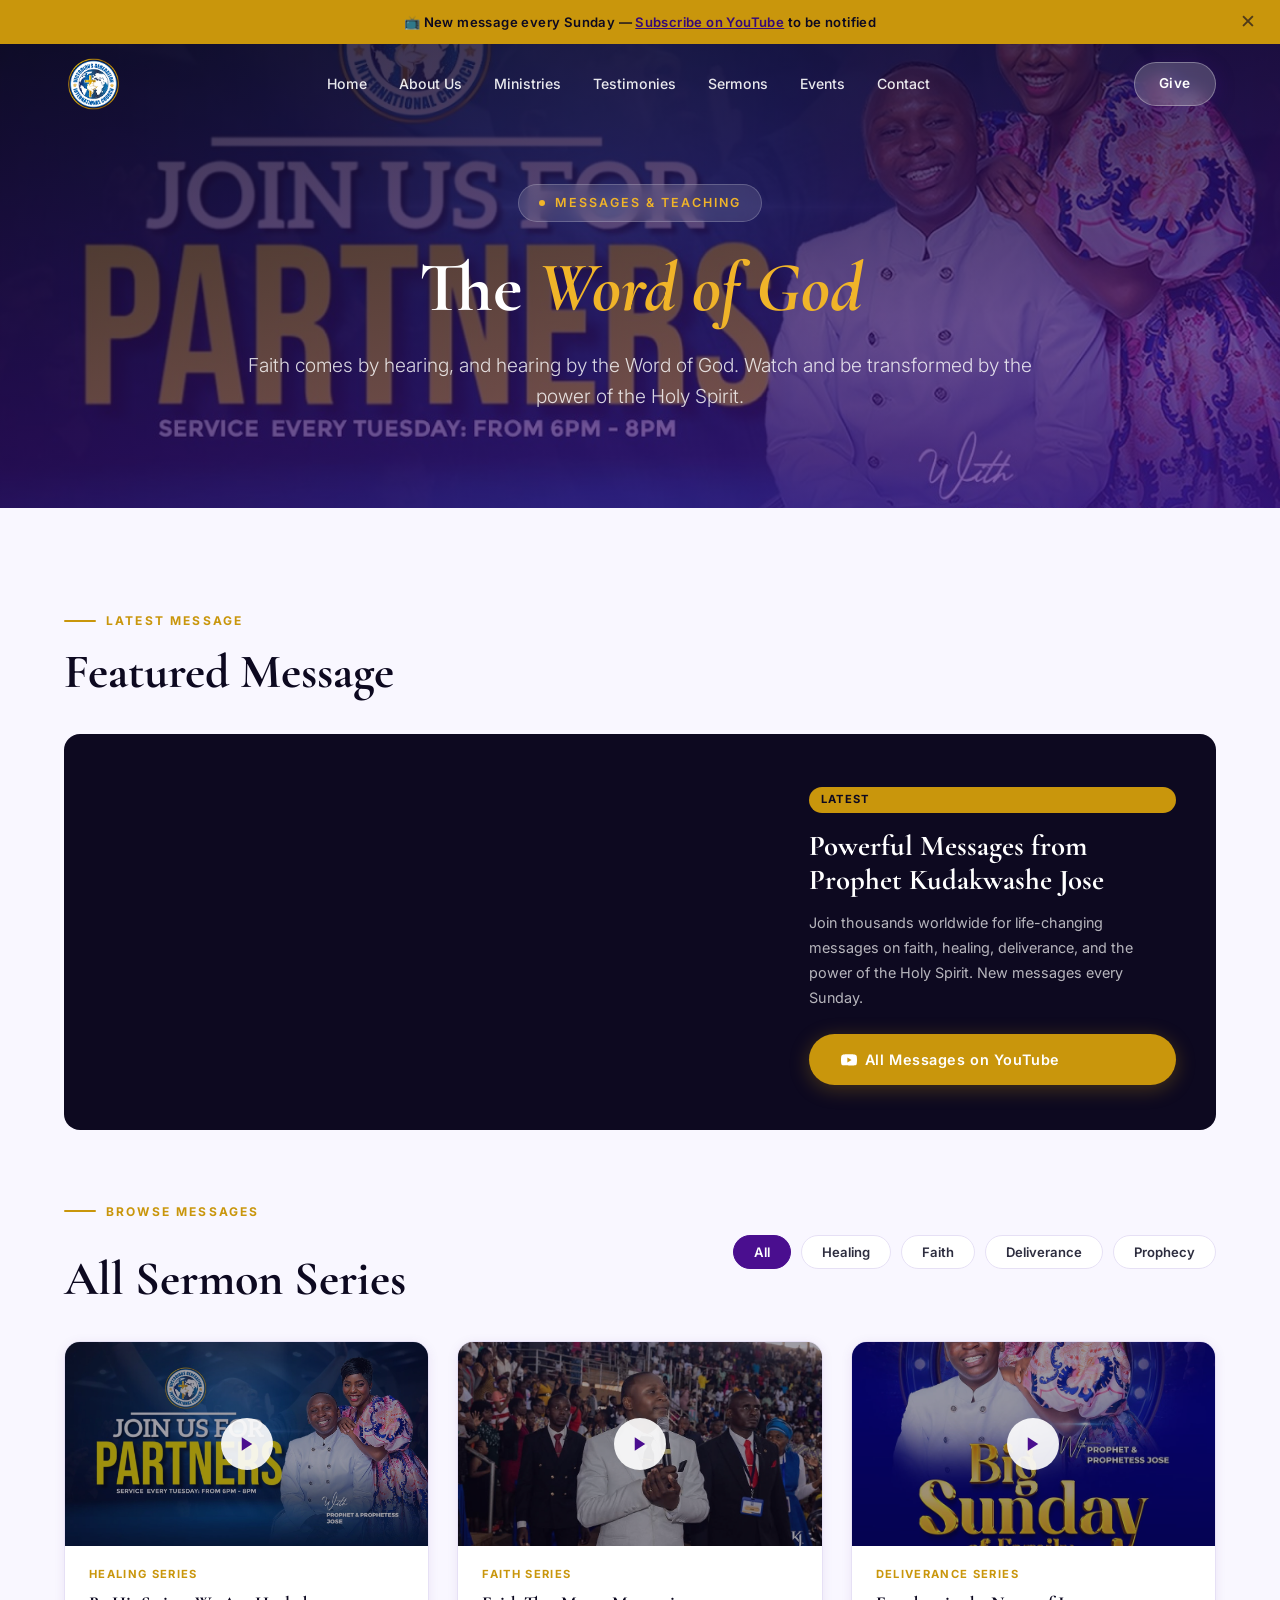
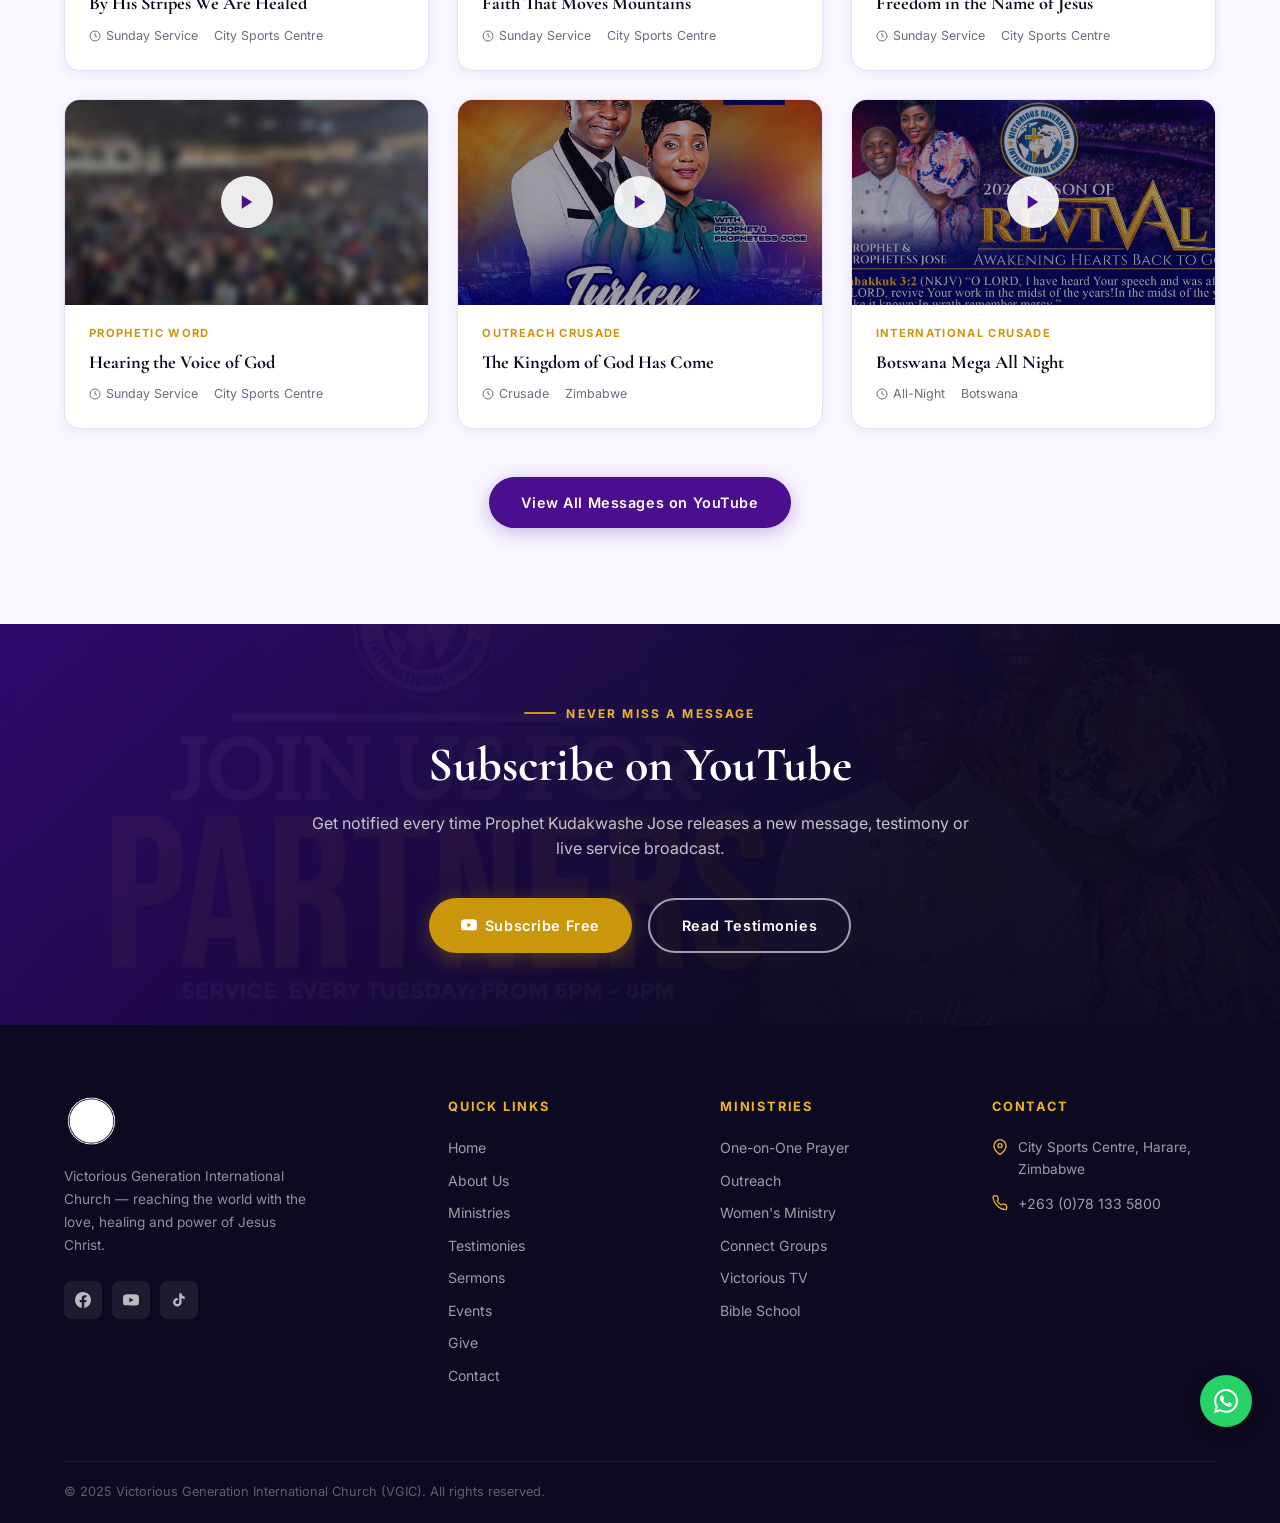
<file: sermons.html>
<!DOCTYPE html>
<html lang="en">
<head>
  <meta charset="UTF-8" />
  <meta name="viewport" content="width=device-width, initial-scale=1.0" />
  <title>Sermons &amp; Messages | Victorious Generation International Church</title>
  <meta name="description" content="Watch and listen to powerful messages from Prophet Kudakwashe Jose and VGIC. Faith, healing, deliverance and the power of the Holy Spirit." />
  <link rel="icon" type="image/png" href="assets/images/Logo Victorious Family Church Final.png" />
  <link rel="stylesheet" href="assets/css/style.css" />
</head>
<body>
  <div class="loader">
    <img class="loader__logo" src="assets/images/Logo Victorious Family Church Final.png" alt="VGIC" />
    <div class="loader__bar"></div>
  </div>
  <div class="page-transition"></div>

  <div class="announcement">
    <span>📺 New message every Sunday — <a href="https://www.youtube.com/@victoriousgenerationchurch7087" target="_blank" rel="noopener">Subscribe on YouTube</a> to be notified</span>
    <button class="announcement__close" aria-label="Dismiss">✕</button>
  </div>

  <nav class="nav transparent" role="navigation" aria-label="Main navigation">
    <div class="container">
      <div class="nav__inner">
        <a href="index.html" class="nav__logo"><img src="assets/images/Logo Victorious Family Church Final.png" alt="VGIC Logo" /></a>
        <ul class="nav__links" role="list">
          <li><a href="index.html">Home</a></li>
          <li><a href="about.html">About Us</a></li>
          <li><a href="ministries.html">Ministries</a></li>
          <li><a href="testimonies.html">Testimonies</a></li>
          <li><a href="sermons.html" class="active">Sermons</a></li>
          <li><a href="events.html">Events</a></li>
          <li><a href="contact.html">Contact</a></li>
        </ul>
        <div class="nav__cta"><a href="give.html" class="btn btn-primary">Give</a></div>
        <button class="nav__hamburger" aria-label="Toggle menu" aria-expanded="false"><span></span><span></span><span></span></button>
      </div>
    </div>
    <nav class="nav__mobile" aria-label="Mobile navigation">
      <a href="index.html">Home</a><a href="about.html">About Us</a><a href="ministries.html">Ministries</a>
      <a href="testimonies.html">Testimonies</a><a href="sermons.html">Sermons</a><a href="events.html">Events</a>
      <a href="contact.html">Contact</a><a href="give.html" class="btn btn-primary">Give Now</a>
    </nav>
  </nav>

  <header class="hero hero--short" aria-label="Sermons">
    <div class="hero__bg" style="background-image: url('assets/images/maxresdefault.jpg');" role="img" aria-label="Prophet preaching"></div>
    <div class="hero__overlay"></div>
    <div class="hero__content">
      <div class="hero__badge"><span class="hero__badge-dot"></span>Messages &amp; Teaching</div>
      <h1>The <em>Word of God</em></h1>
      <p class="hero__sub">Faith comes by hearing, and hearing by the Word of God. Watch and be transformed by the power of the Holy Spirit.</p>
    </div>
  </header>

  <section class="section" aria-labelledby="sermons-heading">
    <div class="container">

      <!-- Featured sermon -->
      <div style="margin-bottom:16px;">
        <span class="eyebrow">Latest Message</span>
        <h2 id="sermons-heading" style="margin-bottom:32px;">Featured Message</h2>
      </div>
      <div class="featured-sermon fade-up">
        <div class="featured-sermon__embed">
          <iframe src="https://www.youtube.com/embed/videoseries?list=UUgivoB3_EEdhgj0rKx1qD2A" title="Latest VGIC Message" allowfullscreen loading="lazy"></iframe>
        </div>
        <div class="featured-sermon__info">
          <span class="featured-sermon__badge">Latest</span>
          <h3 class="featured-sermon__title">Powerful Messages from Prophet Kudakwashe Jose</h3>
          <p class="featured-sermon__desc">Join thousands worldwide for life-changing messages on faith, healing, deliverance, and the power of the Holy Spirit. New messages every Sunday.</p>
          <a href="https://www.youtube.com/@victoriousgenerationchurch7087" target="_blank" rel="noopener" class="btn btn-gold">
            <svg width="16" height="16" fill="currentColor" viewBox="0 0 24 24"><path d="M23.498 6.186a3.016 3.016 0 0 0-2.122-2.136C19.505 3.545 12 3.545 12 3.545s-7.505 0-9.377.505A3.017 3.017 0 0 0 .502 6.186C0 8.07 0 12 0 12s0 3.93.502 5.814a3.016 3.016 0 0 0 2.122 2.136c1.871.505 9.376.505 9.376.505s7.505 0 9.377-.505a3.015 3.015 0 0 0 2.122-2.136C24 15.93 24 12 24 12s0-3.93-.502-5.814zM9.545 15.568V8.432L15.818 12l-6.273 3.568z"/></svg>
            All Messages on YouTube
          </a>
        </div>
      </div>

      <!-- Filter -->
      <div style="margin:64px 0 0;">
        <span class="eyebrow">Browse Messages</span>
        <div style="display:flex; justify-content:space-between; align-items:flex-end; margin-bottom:32px; flex-wrap:wrap; gap:16px;">
          <h2 style="margin:8px 0 0;">All Sermon Series</h2>
          <div class="sermons-filter">
            <button class="filter-btn active" data-filter="all">All</button>
            <button class="filter-btn" data-filter="healing">Healing</button>
            <button class="filter-btn" data-filter="faith">Faith</button>
            <button class="filter-btn" data-filter="deliverance">Deliverance</button>
            <button class="filter-btn" data-filter="prophecy">Prophecy</button>
          </div>
        </div>
        <div class="sermons-grid">

          <a href="https://www.youtube.com/@victoriousgenerationchurch7087" target="_blank" rel="noopener" class="sermon-card fade-up" data-category="healing">
            <div class="sermon-card__thumb">
              <img src="assets/images/maxresdefault.jpg" alt="Healing message" loading="lazy" />
              <div class="sermon-card__play"><div class="sermon-card__play-icon"><svg width="18" height="18" fill="currentColor" viewBox="0 0 24 24"><polygon points="5 3 19 12 5 21 5 3"/></svg></div></div>
            </div>
            <div class="sermon-card__body">
              <div class="sermon-card__series">Healing Series</div>
              <h3 class="sermon-card__title">By His Stripes We Are Healed</h3>
              <div class="sermon-card__meta">
                <span><svg width="12" height="12" fill="none" stroke="currentColor" stroke-width="2" viewBox="0 0 24 24"><circle cx="12" cy="12" r="10"/><polyline points="12 6 12 12 16 14"/></svg> Sunday Service</span>
                <span>City Sports Centre</span>
              </div>
            </div>
          </a>

          <a href="https://www.youtube.com/@victoriousgenerationchurch7087" target="_blank" rel="noopener" class="sermon-card fade-up" data-category="faith">
            <div class="sermon-card__thumb">
              <img src="assets/images/f407f457-07d5-4398-bcf7-2686f2e2813f_JPG.jpg" alt="Faith message" loading="lazy" />
              <div class="sermon-card__play"><div class="sermon-card__play-icon"><svg width="18" height="18" fill="currentColor" viewBox="0 0 24 24"><polygon points="5 3 19 12 5 21 5 3"/></svg></div></div>
            </div>
            <div class="sermon-card__body">
              <div class="sermon-card__series">Faith Series</div>
              <h3 class="sermon-card__title">Faith That Moves Mountains</h3>
              <div class="sermon-card__meta">
                <span><svg width="12" height="12" fill="none" stroke="currentColor" stroke-width="2" viewBox="0 0 24 24"><circle cx="12" cy="12" r="10"/><polyline points="12 6 12 12 16 14"/></svg> Sunday Service</span>
                <span>City Sports Centre</span>
              </div>
            </div>
          </a>

          <a href="https://www.youtube.com/@victoriousgenerationchurch7087" target="_blank" rel="noopener" class="sermon-card fade-up" data-category="deliverance">
            <div class="sermon-card__thumb">
              <img src="assets/images/1e9fdbe8-e3bb-4264-adfd-9bd7b0414f63.jpeg" alt="Deliverance message" loading="lazy" />
              <div class="sermon-card__play"><div class="sermon-card__play-icon"><svg width="18" height="18" fill="currentColor" viewBox="0 0 24 24"><polygon points="5 3 19 12 5 21 5 3"/></svg></div></div>
            </div>
            <div class="sermon-card__body">
              <div class="sermon-card__series">Deliverance Series</div>
              <h3 class="sermon-card__title">Freedom in the Name of Jesus</h3>
              <div class="sermon-card__meta">
                <span><svg width="12" height="12" fill="none" stroke="currentColor" stroke-width="2" viewBox="0 0 24 24"><circle cx="12" cy="12" r="10"/><polyline points="12 6 12 12 16 14"/></svg> Sunday Service</span>
                <span>City Sports Centre</span>
              </div>
            </div>
          </a>

          <a href="https://www.youtube.com/@victoriousgenerationchurch7087" target="_blank" rel="noopener" class="sermon-card fade-up" data-category="prophecy">
            <div class="sermon-card__thumb">
              <img src="assets/images/2b4090_7a6ca7d2ff9e4986a158bc8f81fcc46f~mv2.jpg" alt="Prophetic message" loading="lazy" />
              <div class="sermon-card__play"><div class="sermon-card__play-icon"><svg width="18" height="18" fill="currentColor" viewBox="0 0 24 24"><polygon points="5 3 19 12 5 21 5 3"/></svg></div></div>
            </div>
            <div class="sermon-card__body">
              <div class="sermon-card__series">Prophetic Word</div>
              <h3 class="sermon-card__title">Hearing the Voice of God</h3>
              <div class="sermon-card__meta">
                <span><svg width="12" height="12" fill="none" stroke="currentColor" stroke-width="2" viewBox="0 0 24 24"><circle cx="12" cy="12" r="10"/><polyline points="12 6 12 12 16 14"/></svg> Sunday Service</span>
                <span>City Sports Centre</span>
              </div>
            </div>
          </a>

          <a href="https://www.youtube.com/@victoriousgenerationchurch7087" target="_blank" rel="noopener" class="sermon-card fade-up" data-category="healing">
            <div class="sermon-card__thumb">
              <img src="assets/images/outreach.jpg" alt="Crusade message" loading="lazy" />
              <div class="sermon-card__play"><div class="sermon-card__play-icon"><svg width="18" height="18" fill="currentColor" viewBox="0 0 24 24"><polygon points="5 3 19 12 5 21 5 3"/></svg></div></div>
            </div>
            <div class="sermon-card__body">
              <div class="sermon-card__series">Outreach Crusade</div>
              <h3 class="sermon-card__title">The Kingdom of God Has Come</h3>
              <div class="sermon-card__meta">
                <span><svg width="12" height="12" fill="none" stroke="currentColor" stroke-width="2" viewBox="0 0 24 24"><circle cx="12" cy="12" r="10"/><polyline points="12 6 12 12 16 14"/></svg> Crusade</span>
                <span>Zimbabwe</span>
              </div>
            </div>
          </a>

          <a href="https://www.youtube.com/@victoriousgenerationchurch7087" target="_blank" rel="noopener" class="sermon-card fade-up" data-category="faith">
            <div class="sermon-card__thumb">
              <img src="assets/images/2b4090_fac7adcb81734b9f8aa2126f18879805~mv2.jpg" alt="Botswana crusade" loading="lazy" />
              <div class="sermon-card__play"><div class="sermon-card__play-icon"><svg width="18" height="18" fill="currentColor" viewBox="0 0 24 24"><polygon points="5 3 19 12 5 21 5 3"/></svg></div></div>
            </div>
            <div class="sermon-card__body">
              <div class="sermon-card__series">International Crusade</div>
              <h3 class="sermon-card__title">Botswana Mega All Night</h3>
              <div class="sermon-card__meta">
                <span><svg width="12" height="12" fill="none" stroke="currentColor" stroke-width="2" viewBox="0 0 24 24"><circle cx="12" cy="12" r="10"/><polyline points="12 6 12 12 16 14"/></svg> All-Night</span>
                <span>Botswana</span>
              </div>
            </div>
          </a>

        </div>
        <div style="text-align:center; margin-top:48px;">
          <a href="https://www.youtube.com/@victoriousgenerationchurch7087" target="_blank" rel="noopener" class="btn btn-primary">View All Messages on YouTube</a>
        </div>
      </div>
    </div>
  </section>

  <!-- Subscribe CTA -->
  <section class="give" style="padding:72px 0;">
    <div class="give__bg" style="background-image: url('assets/images/maxresdefault.jpg');" role="img" aria-hidden="true"></div>
    <div class="give__overlay"></div>
    <div class="container">
      <div class="give__content">
        <span class="eyebrow" style="color:var(--gold-light)">Never Miss a Message</span>
        <h2>Subscribe on YouTube</h2>
        <p>Get notified every time Prophet Kudakwashe Jose releases a new message, testimony or live service broadcast.</p>
        <div style="display:flex;gap:16px;justify-content:center;flex-wrap:wrap;margin-top:32px;">
          <a href="https://www.youtube.com/@victoriousgenerationchurch7087" target="_blank" rel="noopener" class="btn btn-gold">
            <svg width="16" height="16" fill="currentColor" viewBox="0 0 24 24"><path d="M23.498 6.186a3.016 3.016 0 0 0-2.122-2.136C19.505 3.545 12 3.545 12 3.545s-7.505 0-9.377.505A3.017 3.017 0 0 0 .502 6.186C0 8.07 0 12 0 12s0 3.93.502 5.814a3.016 3.016 0 0 0 2.122 2.136c1.871.505 9.376.505 9.376.505s7.505 0 9.377-.505a3.015 3.015 0 0 0 2.122-2.136C24 15.93 24 12 24 12s0-3.93-.502-5.814zM9.545 15.568V8.432L15.818 12l-6.273 3.568z"/></svg>
            Subscribe Free
          </a>
          <a href="testimonies.html" class="btn btn-outline">Read Testimonies</a>
        </div>
      </div>
    </div>
  </section>

  <div class="fab-group">
    <a href="https://wa.me/2630781335800" target="_blank" rel="noopener" class="fab fab-whatsapp" aria-label="WhatsApp"><svg width="24" height="24" fill="currentColor" viewBox="0 0 24 24"><path d="M17.472 14.382c-.297-.149-1.758-.867-2.03-.967-.273-.099-.471-.148-.67.15-.197.297-.767.966-.94 1.164-.173.199-.347.223-.644.075-.297-.15-1.255-.463-2.39-1.475-.883-.788-1.48-1.761-1.653-2.059-.173-.297-.018-.458.13-.606.134-.133.298-.347.446-.52.149-.174.198-.298.298-.497.099-.198.05-.371-.025-.52-.075-.149-.669-1.612-.916-2.207-.242-.579-.487-.5-.669-.51-.173-.008-.371-.01-.57-.01-.198 0-.52.074-.792.372-.272.297-1.04 1.016-1.04 2.479 0 1.462 1.065 2.875 1.213 3.074.149.198 2.096 3.2 5.077 4.487.709.306 1.262.489 1.694.625.712.227 1.36.195 1.871.118.571-.085 1.758-.719 2.006-1.413.248-.694.248-1.289.173-1.413-.074-.124-.272-.198-.57-.347m-5.421 7.403h-.004a9.87 9.87 0 0 1-5.031-1.378l-.361-.214-3.741.982.998-3.648-.235-.374a9.86 9.86 0 0 1-1.51-5.26c.001-5.45 4.436-9.884 9.888-9.884 2.64 0 5.122 1.03 6.988 2.898a9.825 9.825 0 0 1 2.893 6.994c-.003 5.45-4.437 9.884-9.885 9.884m8.413-18.297A11.815 11.815 0 0 0 12.05 0C5.495 0 .16 5.335.157 11.892c0 2.096.547 4.142 1.588 5.945L.057 24l6.305-1.654a11.882 11.882 0 0 0 5.683 1.448h.005c6.554 0 11.89-5.335 11.893-11.893a11.821 11.821 0 0 0-3.48-8.413z"/></svg></a>
    <button class="fab fab-top" aria-label="Back to top"><svg width="20" height="20" fill="none" stroke="currentColor" stroke-width="2.5" viewBox="0 0 24 24"><polyline points="18 15 12 9 6 15"/></svg></button>
  </div>

  <footer class="footer" role="contentinfo">
    <div class="container">
      <div class="footer__grid">
        <div class="footer__brand">
          <img src="assets/images/Logo Victorious Family Church Final.png" alt="VGIC Logo" />
          <p>Victorious Generation International Church — reaching the world with the love, healing and power of Jesus Christ.</p>
          <div class="footer__socials">
            <a href="https://www.facebook.com/prophetkudakwashe.jose.3/" target="_blank" rel="noopener" class="footer__social" aria-label="Facebook"><svg width="16" height="16" fill="currentColor" viewBox="0 0 24 24"><path d="M24 12.073c0-6.627-5.373-12-12-12s-12 5.373-12 12c0 5.99 4.388 10.954 10.125 11.854v-8.385H7.078v-3.47h3.047V9.43c0-3.007 1.792-4.669 4.533-4.669 1.312 0 2.686.235 2.686.235v2.953H15.83c-1.491 0-1.956.925-1.956 1.874v2.25h3.328l-.532 3.47h-2.796v8.385C19.612 23.027 24 18.062 24 12.073z"/></svg></a>
            <a href="https://www.youtube.com/@victoriousgenerationchurch7087" target="_blank" rel="noopener" class="footer__social" aria-label="YouTube"><svg width="16" height="16" fill="currentColor" viewBox="0 0 24 24"><path d="M23.498 6.186a3.016 3.016 0 0 0-2.122-2.136C19.505 3.545 12 3.545 12 3.545s-7.505 0-9.377.505A3.017 3.017 0 0 0 .502 6.186C0 8.07 0 12 0 12s0 3.93.502 5.814a3.016 3.016 0 0 0 2.122 2.136c1.871.505 9.376.505 9.376.505s7.505 0 9.377-.505a3.015 3.015 0 0 0 2.122-2.136C24 15.93 24 12 24 12s0-3.93-.502-5.814zM9.545 15.568V8.432L15.818 12l-6.273 3.568z"/></svg></a>
            <a href="https://www.tiktok.com/@prophetkudakwashe" target="_blank" rel="noopener" class="footer__social" aria-label="TikTok"><svg width="16" height="16" fill="currentColor" viewBox="0 0 24 24"><path d="M19.59 6.69a4.83 4.83 0 0 1-3.77-4.25V2h-3.45v13.67a2.89 2.89 0 0 1-2.88 2.5 2.89 2.89 0 0 1-2.89-2.89 2.89 2.89 0 0 1 2.89-2.89c.28 0 .54.04.79.1V9.01a6.33 6.33 0 0 0-.79-.05 6.34 6.34 0 0 0-6.34 6.34 6.34 6.34 0 0 0 6.34 6.34 6.34 6.34 0 0 0 6.33-6.34V8.95a8.16 8.16 0 0 0 4.77 1.52V7.01a4.85 4.85 0 0 1-1-.32z"/></svg></a>
          </div>
        </div>
        <div class="footer__col"><h5>Quick Links</h5><a href="index.html">Home</a><a href="about.html">About Us</a><a href="ministries.html">Ministries</a><a href="testimonies.html">Testimonies</a><a href="sermons.html">Sermons</a><a href="events.html">Events</a><a href="give.html">Give</a><a href="contact.html">Contact</a></div>
        <div class="footer__col"><h5>Ministries</h5><a href="ministries.html">One-on-One Prayer</a><a href="ministries.html">Outreach</a><a href="ministries.html">Women's Ministry</a><a href="ministries.html">Connect Groups</a><a href="ministries.html">Victorious TV</a><a href="ministries.html">Bible School</a></div>
        <div class="footer__col"><h5>Contact</h5><div class="footer__contact-item"><svg width="16" height="16" fill="none" stroke="currentColor" stroke-width="2" viewBox="0 0 24 24"><path d="M21 10c0 7-9 13-9 13s-9-6-9-13a9 9 0 0 1 18 0z"/><circle cx="12" cy="10" r="3"/></svg><span>City Sports Centre, Harare, Zimbabwe</span></div><div class="footer__contact-item"><svg width="16" height="16" fill="none" stroke="currentColor" stroke-width="2" viewBox="0 0 24 24"><path d="M22 16.92v3a2 2 0 0 1-2.18 2 19.79 19.79 0 0 1-8.63-3.07A19.5 19.5 0 0 1 4.69 12 19.79 19.79 0 0 1 1.61 3.41 2 2 0 0 1 3.6 1.27h3a2 2 0 0 1 2 1.72c.127.96.361 1.903.7 2.81a2 2 0 0 1-.45 2.11L7.91 8.96a16 16 0 0 0 6.03 6.03l.97-.97a2 2 0 0 1 2.11-.45c.907.339 1.85.573 2.81.7a2 2 0 0 1 1.72 2.01z"/></svg><a href="tel:+2630781335800">+263 (0)78 133 5800</a></div></div>
      </div>
      <div class="footer__bottom"><span>&copy; 2025 Victorious Generation International Church (VGIC). All rights reserved.</span></div>
    </div>
  </footer>
  <script src="assets/js/main.js" defer></script>
</body>
</html>
</file>
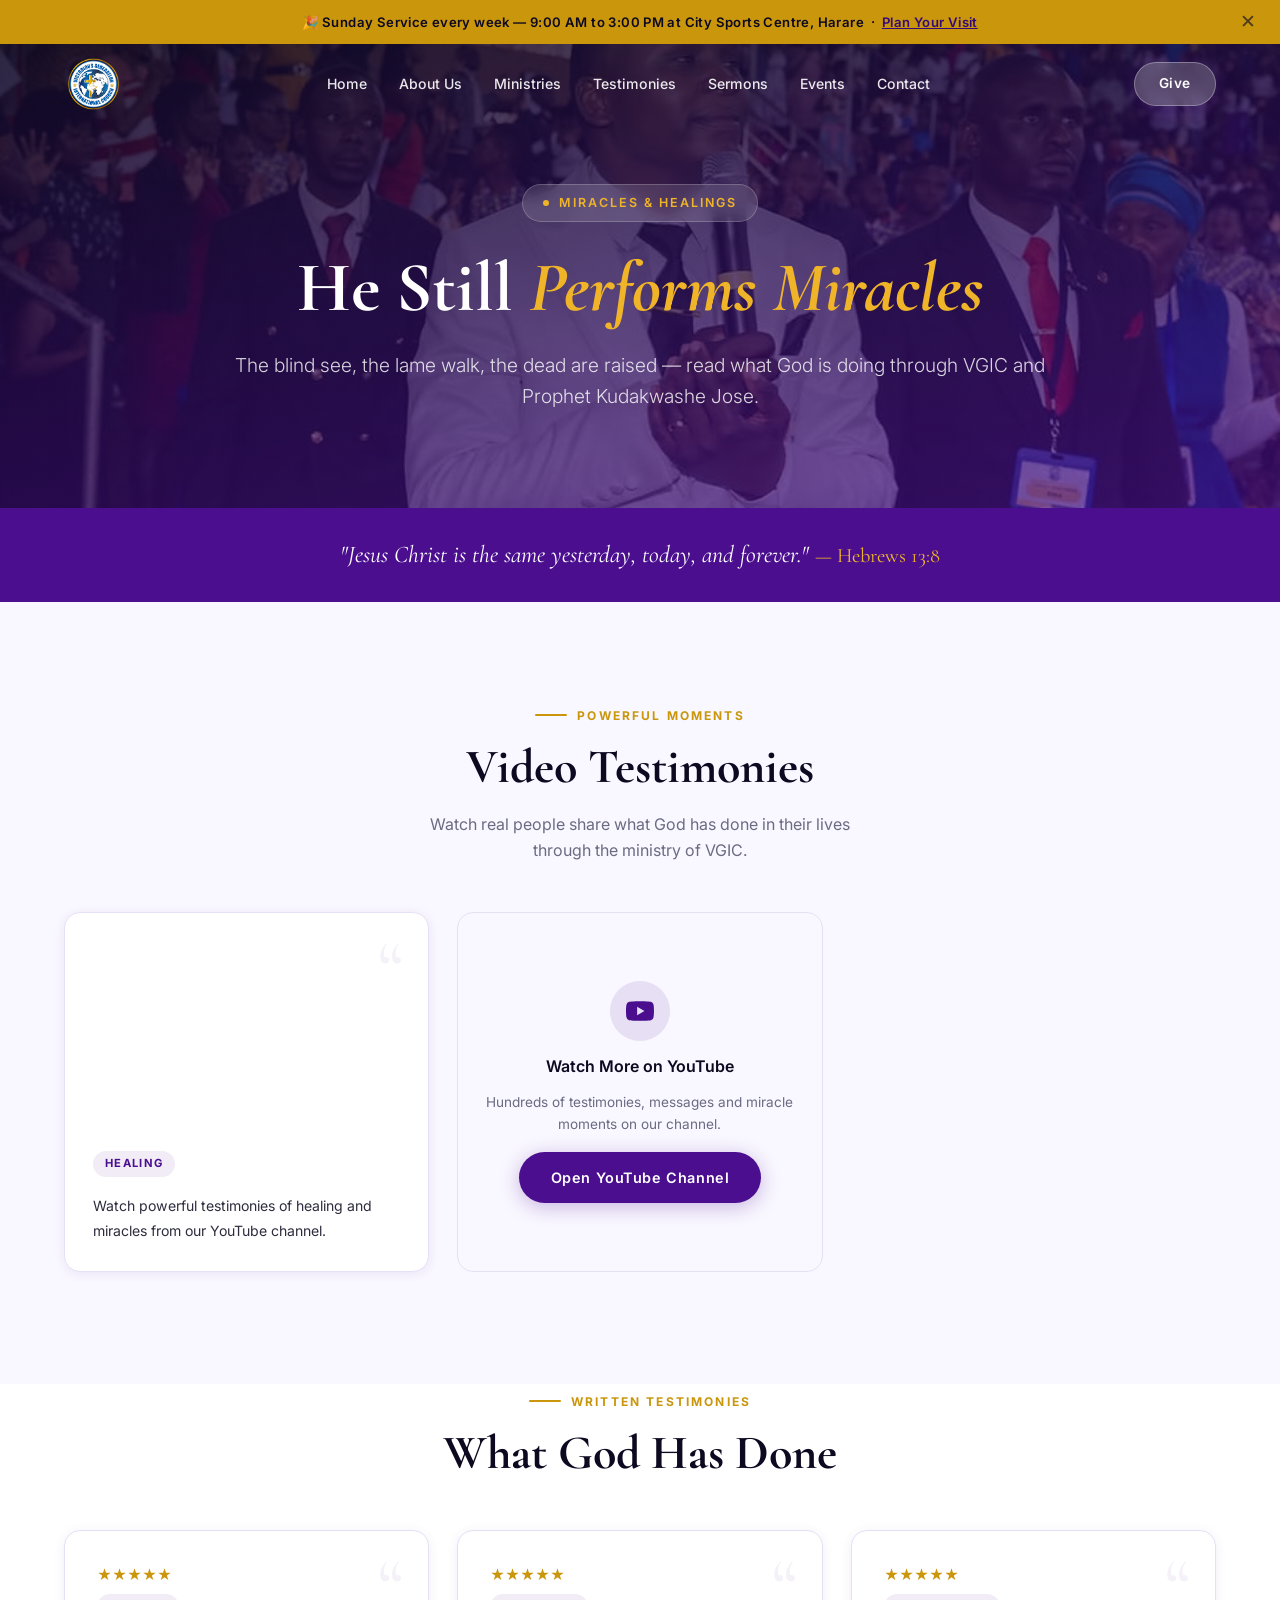
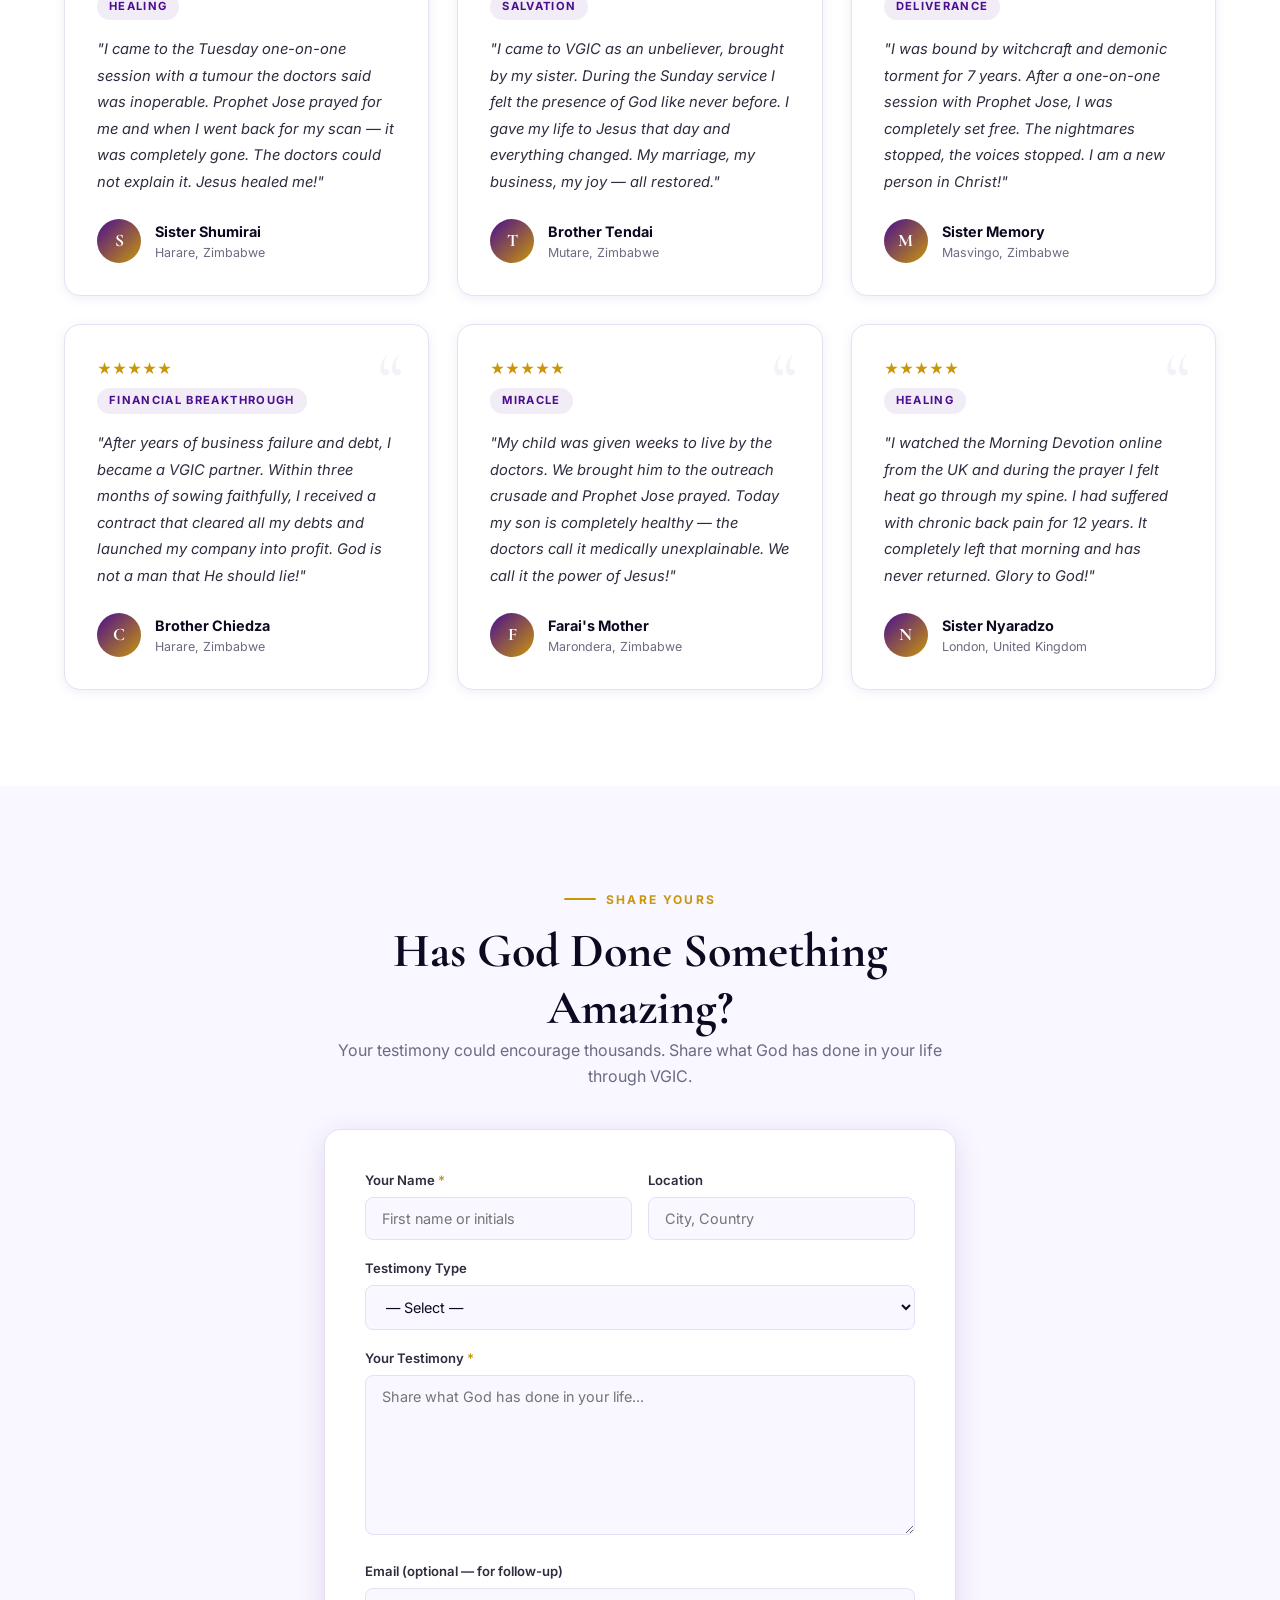
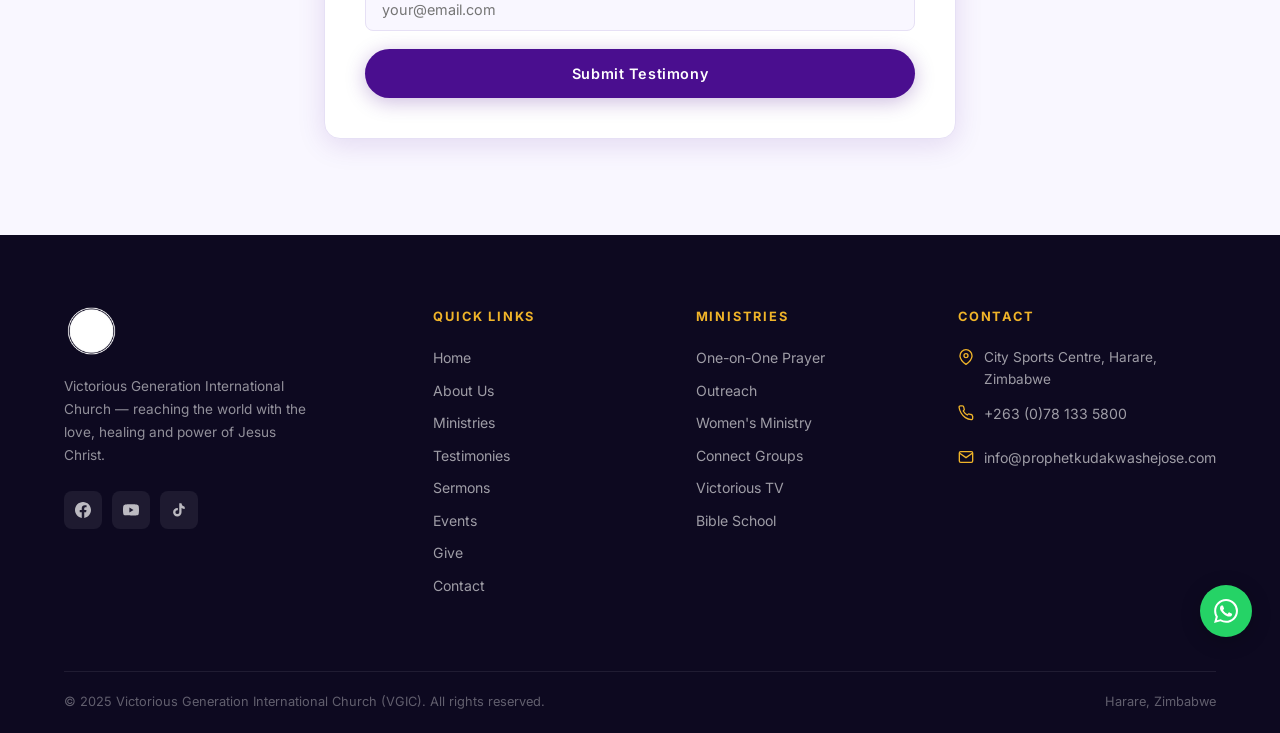
<file: testimonies.html>
<!DOCTYPE html>
<html lang="en">
<head>
  <meta charset="UTF-8" />
  <meta name="viewport" content="width=device-width, initial-scale=1.0" />
  <title>Testimonies | Victorious Generation International Church</title>
  <meta name="description" content="Read powerful testimonies of healing, miracles and transformation from the ministry of Prophet Kudakwashe Jose and VGIC." />
  <link rel="icon" type="image/png" href="assets/images/Logo Victorious Family Church Final.png" />
  <link rel="stylesheet" href="assets/css/style.css" />
</head>
<body>
  <div class="loader">
    <img class="loader__logo" src="assets/images/Logo Victorious Family Church Final.png" alt="VGIC" />
    <div class="loader__bar"></div>
  </div>
  <div class="page-transition"></div>

  <div class="announcement">
    <span>🎉 Sunday Service every week — 9:00 AM to 3:00 PM at City Sports Centre, Harare &nbsp;·&nbsp; <a href="contact.html">Plan Your Visit</a></span>
    <button class="announcement__close" aria-label="Dismiss announcement">✕</button>
  </div>

  <nav class="nav transparent" role="navigation" aria-label="Main navigation">
    <div class="container">
      <div class="nav__inner">
        <a href="index.html" class="nav__logo" aria-label="VGIC Home">
          <img src="assets/images/Logo Victorious Family Church Final.png" alt="VGIC Logo" />
        </a>
        <ul class="nav__links" role="list">
          <li><a href="index.html">Home</a></li>
          <li><a href="about.html">About Us</a></li>
          <li><a href="ministries.html">Ministries</a></li>
          <li><a href="testimonies.html" class="active">Testimonies</a></li>
          <li><a href="sermons.html">Sermons</a></li>
          <li><a href="events.html">Events</a></li>
          <li><a href="contact.html">Contact</a></li>
        </ul>
        <div class="nav__cta">
          <a href="give.html" class="btn btn-primary">Give</a>
        </div>
        <button class="nav__hamburger" aria-label="Toggle menu" aria-expanded="false">
          <span></span><span></span><span></span>
        </button>
      </div>
    </div>
    <nav class="nav__mobile" aria-label="Mobile navigation">
      <a href="index.html">Home</a>
      <a href="about.html">About Us</a>
      <a href="ministries.html">Ministries</a>
      <a href="testimonies.html">Testimonies</a>
      <a href="sermons.html">Sermons</a>
      <a href="events.html">Events</a>
      <a href="contact.html">Contact</a>
      <a href="give.html" class="btn btn-primary">Give Now</a>
    </nav>
  </nav>

  <!-- HERO -->
  <header class="hero hero--short" aria-label="Testimonies">
    <div class="hero__bg" style="background-image: url('assets/images/f407f457-07d5-4398-bcf7-2686f2e2813f_JPG.jpg');" role="img" aria-label="VGIC worship"></div>
    <div class="hero__overlay"></div>
    <div class="hero__content">
      <div class="hero__badge"><span class="hero__badge-dot"></span>Miracles &amp; Healings</div>
      <h1>He Still <em>Performs Miracles</em></h1>
      <p class="hero__sub">The blind see, the lame walk, the dead are raised — read what God is doing through VGIC and Prophet Kudakwashe Jose.</p>
    </div>
  </header>

  <!-- SCRIPTURE BANNER -->
  <div style="background:var(--primary); padding:28px 24px; text-align:center;">
    <p style="font-family:'Cormorant Garamond',serif; font-size:clamp(1.1rem,2.5vw,1.5rem); font-style:italic; color:var(--white); max-width:700px; margin:0 auto; line-height:1.6;">
      "Jesus Christ is the same yesterday, today, and forever." <span style="color:var(--gold-light); font-size:0.85em; font-style:normal;">— Hebrews 13:8</span>
    </p>
  </div>

  <!-- VIDEO TESTIMONIES -->
  <section class="section" aria-labelledby="video-testimonies-heading">
    <div class="container">
      <div class="text-center" style="margin-bottom:48px;">
        <span class="eyebrow">Powerful Moments</span>
        <h2 id="video-testimonies-heading">Video Testimonies</h2>
        <p style="color:var(--text-light); max-width:48ch; margin:16px auto 0;">Watch real people share what God has done in their lives through the ministry of VGIC.</p>
      </div>
      <div style="display:grid; grid-template-columns: repeat(auto-fill, minmax(340px,1fr)); gap:28px; margin-bottom:16px;">
        <div class="testimony-card testimony-card--video fade-up">
          <div class="testimony-video">
            <iframe src="https://www.youtube.com/embed?listType=playlist&list=PLtestlist" title="VGIC Testimonies Playlist" allowfullscreen loading="lazy"></iframe>
          </div>
          <div class="testimony-card__body">
            <span class="testimony-card__tag">Healing</span>
            <p class="testimony-card__text" style="font-style:normal; font-size:0.88rem; margin-bottom:0;">Watch powerful testimonies of healing and miracles from our YouTube channel.</p>
          </div>
        </div>
        <div style="display:flex; flex-direction:column; gap:20px;">
          <div style="background:var(--bg); border-radius:var(--radius); padding:28px; border:1px solid var(--border); flex:1; display:flex; flex-direction:column; justify-content:center; align-items:center; text-align:center; gap:16px;">
            <div style="width:60px;height:60px;border-radius:50%;background:rgba(74,14,143,0.1);display:flex;align-items:center;justify-content:center;color:var(--primary);">
              <svg width="28" height="28" fill="currentColor" viewBox="0 0 24 24"><path d="M23.498 6.186a3.016 3.016 0 0 0-2.122-2.136C19.505 3.545 12 3.545 12 3.545s-7.505 0-9.377.505A3.017 3.017 0 0 0 .502 6.186C0 8.07 0 12 0 12s0 3.93.502 5.814a3.016 3.016 0 0 0 2.122 2.136c1.871.505 9.376.505 9.376.505s7.505 0 9.377-.505a3.015 3.015 0 0 0 2.122-2.136C24 15.93 24 12 24 12s0-3.93-.502-5.814zM9.545 15.568V8.432L15.818 12l-6.273 3.568z"/></svg>
            </div>
            <h4 style="font-size:1rem;">Watch More on YouTube</h4>
            <p style="font-size:0.85rem; color:var(--text-light);">Hundreds of testimonies, messages and miracle moments on our channel.</p>
            <a href="https://www.youtube.com/@victoriousgenerationchurch7087" target="_blank" rel="noopener" class="btn btn-primary">Open YouTube Channel</a>
          </div>
        </div>
      </div>
    </div>
  </section>

  <!-- WRITTEN TESTIMONIES -->
  <section class="section" style="background:var(--white); padding-top:0;" aria-labelledby="written-testimonies-heading">
    <div class="container">
      <div class="text-center" style="margin-bottom:48px;">
        <span class="eyebrow">Written Testimonies</span>
        <h2 id="written-testimonies-heading">What God Has Done</h2>
      </div>
      <div class="testimonies-grid">

        <div class="testimony-card fade-up">
          <div class="testimony-card__stars">★★★★★</div>
          <span class="testimony-card__tag">Healing</span>
          <p class="testimony-card__text">"I came to the Tuesday one-on-one session with a tumour the doctors said was inoperable. Prophet Jose prayed for me and when I went back for my scan — it was completely gone. The doctors could not explain it. Jesus healed me!"</p>
          <div class="testimony-card__author">
            <div class="testimony-card__avatar">S</div>
            <div>
              <div class="testimony-card__name">Sister Shumirai</div>
              <div class="testimony-card__location">Harare, Zimbabwe</div>
            </div>
          </div>
        </div>

        <div class="testimony-card fade-up">
          <div class="testimony-card__stars">★★★★★</div>
          <span class="testimony-card__tag">Salvation</span>
          <p class="testimony-card__text">"I came to VGIC as an unbeliever, brought by my sister. During the Sunday service I felt the presence of God like never before. I gave my life to Jesus that day and everything changed. My marriage, my business, my joy — all restored."</p>
          <div class="testimony-card__author">
            <div class="testimony-card__avatar">T</div>
            <div>
              <div class="testimony-card__name">Brother Tendai</div>
              <div class="testimony-card__location">Mutare, Zimbabwe</div>
            </div>
          </div>
        </div>

        <div class="testimony-card fade-up">
          <div class="testimony-card__stars">★★★★★</div>
          <span class="testimony-card__tag">Deliverance</span>
          <p class="testimony-card__text">"I was bound by witchcraft and demonic torment for 7 years. After a one-on-one session with Prophet Jose, I was completely set free. The nightmares stopped, the voices stopped. I am a new person in Christ!"</p>
          <div class="testimony-card__author">
            <div class="testimony-card__avatar">M</div>
            <div>
              <div class="testimony-card__name">Sister Memory</div>
              <div class="testimony-card__location">Masvingo, Zimbabwe</div>
            </div>
          </div>
        </div>

        <div class="testimony-card fade-up">
          <div class="testimony-card__stars">★★★★★</div>
          <span class="testimony-card__tag">Financial Breakthrough</span>
          <p class="testimony-card__text">"After years of business failure and debt, I became a VGIC partner. Within three months of sowing faithfully, I received a contract that cleared all my debts and launched my company into profit. God is not a man that He should lie!"</p>
          <div class="testimony-card__author">
            <div class="testimony-card__avatar">C</div>
            <div>
              <div class="testimony-card__name">Brother Chiedza</div>
              <div class="testimony-card__location">Harare, Zimbabwe</div>
            </div>
          </div>
        </div>

        <div class="testimony-card fade-up">
          <div class="testimony-card__stars">★★★★★</div>
          <span class="testimony-card__tag">Miracle</span>
          <p class="testimony-card__text">"My child was given weeks to live by the doctors. We brought him to the outreach crusade and Prophet Jose prayed. Today my son is completely healthy — the doctors call it medically unexplainable. We call it the power of Jesus!"</p>
          <div class="testimony-card__author">
            <div class="testimony-card__avatar">F</div>
            <div>
              <div class="testimony-card__name">Farai's Mother</div>
              <div class="testimony-card__location">Marondera, Zimbabwe</div>
            </div>
          </div>
        </div>

        <div class="testimony-card fade-up">
          <div class="testimony-card__stars">★★★★★</div>
          <span class="testimony-card__tag">Healing</span>
          <p class="testimony-card__text">"I watched the Morning Devotion online from the UK and during the prayer I felt heat go through my spine. I had suffered with chronic back pain for 12 years. It completely left that morning and has never returned. Glory to God!"</p>
          <div class="testimony-card__author">
            <div class="testimony-card__avatar">N</div>
            <div>
              <div class="testimony-card__name">Sister Nyaradzo</div>
              <div class="testimony-card__location">London, United Kingdom</div>
            </div>
          </div>
        </div>

      </div>
    </div>
  </section>

  <!-- SUBMIT TESTIMONY CTA -->
  <section class="section" style="background:var(--bg);" aria-labelledby="share-heading">
    <div class="container" style="max-width:680px;">
      <div class="text-center" style="margin-bottom:40px;">
        <span class="eyebrow">Share Yours</span>
        <h2 id="share-heading">Has God Done Something Amazing?</h2>
        <p style="color:var(--text-light);">Your testimony could encourage thousands. Share what God has done in your life through VGIC.</p>
      </div>
      <div class="form-card fade-up">
        <form id="testimony-form" novalidate>
          <div class="form-row">
            <div class="form-group">
              <label for="t-name">Your Name <span style="color:var(--gold)">*</span></label>
              <input type="text" id="t-name" name="name" placeholder="First name or initials" required />
            </div>
            <div class="form-group">
              <label for="t-location">Location</label>
              <input type="text" id="t-location" name="location" placeholder="City, Country" />
            </div>
          </div>
          <div class="form-group">
            <label for="t-type">Testimony Type</label>
            <select id="t-type" name="type">
              <option value="">— Select —</option>
              <option>Healing</option>
              <option>Deliverance</option>
              <option>Salvation</option>
              <option>Financial Breakthrough</option>
              <option>Miracle</option>
              <option>Other</option>
            </select>
          </div>
          <div class="form-group">
            <label for="t-text">Your Testimony <span style="color:var(--gold)">*</span></label>
            <textarea id="t-text" name="testimony" placeholder="Share what God has done in your life..." style="min-height:160px;" required></textarea>
          </div>
          <div class="form-group">
            <label for="t-email">Email (optional — for follow-up)</label>
            <input type="email" id="t-email" name="email" placeholder="your@email.com" />
          </div>
          <button type="submit" class="btn btn-primary" style="width:100%; justify-content:center; padding:16px;">Submit Testimony</button>
        </form>
      </div>
    </div>
  </section>

  <!-- FABs -->
  <div class="fab-group" role="complementary" aria-label="Quick contact">
    <a href="https://wa.me/2630781335800" target="_blank" rel="noopener" class="fab fab-whatsapp" aria-label="Chat on WhatsApp">
      <svg width="24" height="24" fill="currentColor" viewBox="0 0 24 24"><path d="M17.472 14.382c-.297-.149-1.758-.867-2.03-.967-.273-.099-.471-.148-.67.15-.197.297-.767.966-.94 1.164-.173.199-.347.223-.644.075-.297-.15-1.255-.463-2.39-1.475-.883-.788-1.48-1.761-1.653-2.059-.173-.297-.018-.458.13-.606.134-.133.298-.347.446-.52.149-.174.198-.298.298-.497.099-.198.05-.371-.025-.52-.075-.149-.669-1.612-.916-2.207-.242-.579-.487-.5-.669-.51-.173-.008-.371-.01-.57-.01-.198 0-.52.074-.792.372-.272.297-1.04 1.016-1.04 2.479 0 1.462 1.065 2.875 1.213 3.074.149.198 2.096 3.2 5.077 4.487.709.306 1.262.489 1.694.625.712.227 1.36.195 1.871.118.571-.085 1.758-.719 2.006-1.413.248-.694.248-1.289.173-1.413-.074-.124-.272-.198-.57-.347m-5.421 7.403h-.004a9.87 9.87 0 0 1-5.031-1.378l-.361-.214-3.741.982.998-3.648-.235-.374a9.86 9.86 0 0 1-1.51-5.26c.001-5.45 4.436-9.884 9.888-9.884 2.64 0 5.122 1.03 6.988 2.898a9.825 9.825 0 0 1 2.893 6.994c-.003 5.45-4.437 9.884-9.885 9.884m8.413-18.297A11.815 11.815 0 0 0 12.05 0C5.495 0 .16 5.335.157 11.892c0 2.096.547 4.142 1.588 5.945L.057 24l6.305-1.654a11.882 11.882 0 0 0 5.683 1.448h.005c6.554 0 11.89-5.335 11.893-11.893a11.821 11.821 0 0 0-3.48-8.413z"/></svg>
    </a>
    <button class="fab fab-top" aria-label="Back to top">
      <svg width="20" height="20" fill="none" stroke="currentColor" stroke-width="2.5" viewBox="0 0 24 24"><polyline points="18 15 12 9 6 15"/></svg>
    </button>
  </div>

  <!-- FOOTER -->
  <footer class="footer" role="contentinfo">
    <div class="container">
      <div class="footer__grid">
        <div class="footer__brand">
          <img src="assets/images/Logo Victorious Family Church Final.png" alt="VGIC Logo" />
          <p>Victorious Generation International Church — reaching the world with the love, healing and power of Jesus Christ.</p>
          <div class="footer__socials">
            <a href="https://www.facebook.com/prophetkudakwashe.jose.3/" target="_blank" rel="noopener" class="footer__social" aria-label="Facebook"><svg width="16" height="16" fill="currentColor" viewBox="0 0 24 24"><path d="M24 12.073c0-6.627-5.373-12-12-12s-12 5.373-12 12c0 5.99 4.388 10.954 10.125 11.854v-8.385H7.078v-3.47h3.047V9.43c0-3.007 1.792-4.669 4.533-4.669 1.312 0 2.686.235 2.686.235v2.953H15.83c-1.491 0-1.956.925-1.956 1.874v2.25h3.328l-.532 3.47h-2.796v8.385C19.612 23.027 24 18.062 24 12.073z"/></svg></a>
            <a href="https://www.youtube.com/@victoriousgenerationchurch7087" target="_blank" rel="noopener" class="footer__social" aria-label="YouTube"><svg width="16" height="16" fill="currentColor" viewBox="0 0 24 24"><path d="M23.498 6.186a3.016 3.016 0 0 0-2.122-2.136C19.505 3.545 12 3.545 12 3.545s-7.505 0-9.377.505A3.017 3.017 0 0 0 .502 6.186C0 8.07 0 12 0 12s0 3.93.502 5.814a3.016 3.016 0 0 0 2.122 2.136c1.871.505 9.376.505 9.376.505s7.505 0 9.377-.505a3.015 3.015 0 0 0 2.122-2.136C24 15.93 24 12 24 12s0-3.93-.502-5.814zM9.545 15.568V8.432L15.818 12l-6.273 3.568z"/></svg></a>
            <a href="https://www.tiktok.com/@prophetkudakwashe" target="_blank" rel="noopener" class="footer__social" aria-label="TikTok"><svg width="16" height="16" fill="currentColor" viewBox="0 0 24 24"><path d="M19.59 6.69a4.83 4.83 0 0 1-3.77-4.25V2h-3.45v13.67a2.89 2.89 0 0 1-2.88 2.5 2.89 2.89 0 0 1-2.89-2.89 2.89 2.89 0 0 1 2.89-2.89c.28 0 .54.04.79.1V9.01a6.33 6.33 0 0 0-.79-.05 6.34 6.34 0 0 0-6.34 6.34 6.34 6.34 0 0 0 6.34 6.34 6.34 6.34 0 0 0 6.33-6.34V8.95a8.16 8.16 0 0 0 4.77 1.52V7.01a4.85 4.85 0 0 1-1-.32z"/></svg></a>
          </div>
        </div>
        <div class="footer__col">
          <h5>Quick Links</h5>
          <a href="index.html">Home</a><a href="about.html">About Us</a><a href="ministries.html">Ministries</a>
          <a href="testimonies.html">Testimonies</a><a href="sermons.html">Sermons</a><a href="events.html">Events</a>
          <a href="give.html">Give</a><a href="contact.html">Contact</a>
        </div>
        <div class="footer__col">
          <h5>Ministries</h5>
          <a href="ministries.html">One-on-One Prayer</a><a href="ministries.html">Outreach</a>
          <a href="ministries.html">Women's Ministry</a><a href="ministries.html">Connect Groups</a>
          <a href="ministries.html">Victorious TV</a><a href="ministries.html">Bible School</a>
        </div>
        <div class="footer__col">
          <h5>Contact</h5>
          <div class="footer__contact-item"><svg width="16" height="16" fill="none" stroke="currentColor" stroke-width="2" viewBox="0 0 24 24"><path d="M21 10c0 7-9 13-9 13s-9-6-9-13a9 9 0 0 1 18 0z"/><circle cx="12" cy="10" r="3"/></svg><span>City Sports Centre, Harare, Zimbabwe</span></div>
          <div class="footer__contact-item"><svg width="16" height="16" fill="none" stroke="currentColor" stroke-width="2" viewBox="0 0 24 24"><path d="M22 16.92v3a2 2 0 0 1-2.18 2 19.79 19.79 0 0 1-8.63-3.07A19.5 19.5 0 0 1 4.69 12 19.79 19.79 0 0 1 1.61 3.41 2 2 0 0 1 3.6 1.27h3a2 2 0 0 1 2 1.72c.127.96.361 1.903.7 2.81a2 2 0 0 1-.45 2.11L7.91 8.96a16 16 0 0 0 6.03 6.03l.97-.97a2 2 0 0 1 2.11-.45c.907.339 1.85.573 2.81.7a2 2 0 0 1 1.72 2.01z"/></svg><a href="tel:+2630781335800">+263 (0)78 133 5800</a></div>
          <div class="footer__contact-item"><svg width="16" height="16" fill="none" stroke="currentColor" stroke-width="2" viewBox="0 0 24 24"><path d="M4 4h16c1.1 0 2 .9 2 2v12c0 1.1-.9 2-2 2H4c-1.1 0-2-.9-2-2V6c0-1.1.9-2 2-2z"/><polyline points="22,6 12,13 2,6"/></svg><a href="mailto:info@prophetkudakwashejose.com">info@prophetkudakwashejose.com</a></div>
        </div>
      </div>
      <div class="footer__bottom">
        <span>&copy; 2025 Victorious Generation International Church (VGIC). All rights reserved.</span>
        <span>Harare, Zimbabwe</span>
      </div>
    </div>
  </footer>
  <script src="assets/js/main.js" defer></script>
</body>
</html>
</file>
<file: assets/css/style.css>
/* ============================================================
   VICTORIOUS GENERATION INTERNATIONAL CHURCH — Global Styles
   ============================================================ */

/* Google Fonts */
@import url('https://fonts.googleapis.com/css2?family=Cormorant+Garamond:ital,wght@0,300;0,400;0,600;0,700;1,400;1,600&family=Inter:wght@300;400;500;600;700&display=swap');

/* ---- Variables ---- */
:root {
  --primary:       #4A0E8F;
  --primary-dark:  #35097A;
  --primary-light: #7B3FBF;
  --gold:          #C9960C;
  --gold-light:    #F0B429;
  --dark:          #0D0920;
  --text:          #2D2D3F;
  --text-light:    #6B6B82;
  --bg:            #F9F7FF;
  --white:         #FFFFFF;
  --border:        #E6E0F5;
  --announcement-h: 44px;
  --shadow-sm:     0 2px 12px rgba(74,14,143,0.08);
  --shadow:        0 6px 28px rgba(74,14,143,0.13);
  --shadow-lg:     0 16px 56px rgba(74,14,143,0.18);
  --radius:        16px;
  --radius-sm:     8px;
  --transition:    all 0.35s cubic-bezier(0.4,0,0.2,1);
  --nav-h:         80px;
}

/* ---- Reset ---- */
*, *::before, *::after { box-sizing: border-box; margin: 0; padding: 0; }
html { scroll-behavior: smooth; font-size: 16px; }
body {
  font-family: 'Inter', sans-serif;
  color: var(--text);
  background: var(--bg);
  line-height: 1.6;
  -webkit-font-smoothing: antialiased;
}
img { display: block; max-width: 100%; height: auto; }
a { color: inherit; text-decoration: none; }
ul { list-style: none; }
button { cursor: pointer; font-family: inherit; border: none; outline: none; }

/* ---- Typography ---- */
h1, h2, h3, h4 {
  font-family: 'Cormorant Garamond', serif;
  color: var(--dark);
  line-height: 1.2;
  font-weight: 700;
}
h1 { font-size: clamp(2.6rem, 5.5vw, 4.5rem); }
h2 { font-size: clamp(2rem, 4vw, 3rem); }
h3 { font-size: clamp(1.4rem, 2.5vw, 1.9rem); }
h4 { font-size: 1.15rem; font-weight: 600; font-family: 'Inter', sans-serif; }
p { max-width: 68ch; }

/* ---- Utilities ---- */
.container { width: 100%; max-width: 1200px; margin: 0 auto; padding: 0 24px; }
.text-center { text-align: center; }
.text-center p { margin: 0 auto; }
.section { padding: 96px 0; }
.section--sm { padding: 64px 0; }
.section--dark { background: var(--dark); color: var(--white); }
.section--dark h1,
.section--dark h2,
.section--dark h3,
.section--dark h4 { color: var(--white); }
.section--dark p { color: rgba(255,255,255,0.78); }
.section--purple { background: var(--primary); color: var(--white); }
.section--purple h2, .section--purple h3 { color: var(--white); }
.section--purple p { color: rgba(255,255,255,0.82); }

.eyebrow {
  font-family: 'Inter', sans-serif;
  font-size: 0.75rem;
  font-weight: 700;
  letter-spacing: 0.18em;
  text-transform: uppercase;
  color: var(--gold);
  display: inline-flex;
  align-items: center;
  gap: 10px;
  margin-bottom: 14px;
}
.eyebrow::before {
  content: '';
  display: block;
  width: 32px;
  height: 2px;
  background: var(--gold);
  border-radius: 2px;
}

/* ---- Buttons ---- */
.btn {
  display: inline-flex;
  align-items: center;
  gap: 8px;
  padding: 14px 32px;
  border-radius: 50px;
  font-size: 0.9rem;
  font-weight: 600;
  letter-spacing: 0.04em;
  transition: var(--transition);
}
.btn-primary {
  background: var(--primary);
  color: var(--white);
  box-shadow: 0 4px 20px rgba(74,14,143,0.28);
}
.btn-primary:hover {
  background: var(--primary-dark);
  transform: translateY(-2px);
  box-shadow: 0 8px 28px rgba(74,14,143,0.36);
}
.btn-gold {
  background: var(--gold);
  color: var(--white);
  box-shadow: 0 4px 20px rgba(201,150,12,0.30);
}
.btn-gold:hover {
  background: var(--gold-light);
  transform: translateY(-2px);
  box-shadow: 0 8px 28px rgba(201,150,12,0.40);
}
.btn-outline {
  background: transparent;
  color: var(--white);
  border: 2px solid rgba(255,255,255,0.6);
}
.btn-outline:hover {
  background: rgba(255,255,255,0.12);
  border-color: var(--white);
}
.btn-outline-dark {
  background: transparent;
  color: var(--primary);
  border: 2px solid var(--primary);
}
.btn-outline-dark:hover {
  background: var(--primary);
  color: var(--white);
  transform: translateY(-2px);
}

/* ============================================================
   NAVIGATION
   ============================================================ */
.nav {
  position: fixed;
  top: 0; left: 0; right: 0;
  z-index: 1000;
  height: var(--nav-h);
  transition: var(--transition);
}
.nav.transparent { background: transparent; }
.nav.scrolled {
  background: var(--white);
  box-shadow: var(--shadow-sm);
}
.nav__inner {
  height: var(--nav-h);
  display: flex;
  align-items: center;
  justify-content: space-between;
  gap: 32px;
}
.nav__logo { display: flex; align-items: center; flex-shrink: 0; }
.nav__logo img { height: 52px; width: auto; }
.nav__links {
  display: flex;
  align-items: center;
  gap: 4px;
}
.nav__links a {
  font-size: 0.88rem;
  font-weight: 500;
  padding: 8px 14px;
  border-radius: var(--radius-sm);
  transition: var(--transition);
  white-space: nowrap;
}
.nav.transparent .nav__links a { color: rgba(255,255,255,0.9); }
.nav.transparent .nav__links a:hover { color: var(--white); background: rgba(255,255,255,0.12); }
.nav.scrolled .nav__links a { color: var(--text); }
.nav.scrolled .nav__links a:hover { color: var(--primary); background: rgba(74,14,143,0.06); }
.nav.scrolled .nav__links a.active { color: var(--primary); font-weight: 600; }
.nav__cta { flex-shrink: 0; }
.nav__cta .btn { padding: 10px 24px; font-size: 0.85rem; }
.nav.transparent .nav__cta .btn-primary { background: rgba(255,255,255,0.2); color: var(--white); backdrop-filter: blur(8px); border: 1px solid rgba(255,255,255,0.3); }
.nav.transparent .nav__cta .btn-primary:hover { background: var(--white); color: var(--primary); }

/* Hamburger */
.nav__hamburger {
  display: none;
  flex-direction: column;
  gap: 5px;
  padding: 8px;
  background: none;
  cursor: pointer;
}
.nav__hamburger span {
  display: block;
  width: 24px;
  height: 2px;
  border-radius: 2px;
  transition: var(--transition);
}
.nav.transparent .nav__hamburger span { background: var(--white); }
.nav.scrolled .nav__hamburger span { background: var(--dark); }

/* Mobile nav */
.nav__mobile {
  display: none;
  position: fixed;
  top: var(--nav-h);
  left: 0; right: 0;
  background: var(--white);
  padding: 20px 24px 32px;
  box-shadow: var(--shadow);
  border-top: 1px solid var(--border);
}
.nav__mobile.open { display: block; }
.nav__mobile a {
  display: block;
  padding: 14px 0;
  font-size: 1rem;
  font-weight: 500;
  color: var(--text);
  border-bottom: 1px solid var(--border);
  transition: var(--transition);
}
.nav__mobile a:hover { color: var(--primary); padding-left: 8px; }
.nav__mobile .btn { margin-top: 20px; display: block; text-align: center; }

/* ============================================================
   HERO — SHARED
   ============================================================ */
.hero {
  position: relative;
  min-height: 100vh;
  display: flex;
  flex-direction: column;
  justify-content: center;
  align-items: center;
  text-align: center;
  overflow: hidden;
  padding: calc(var(--nav-h) + 60px) 24px 80px;
}
.hero__bg {
  position: absolute;
  inset: 0;
  background-size: cover;
  background-position: center;
  background-repeat: no-repeat;
  transform: scale(1.05);
  transition: transform 8s ease;
}
.hero.loaded .hero__bg { transform: scale(1); }
.hero__overlay {
  position: absolute;
  inset: 0;
  background: linear-gradient(170deg, rgba(13,9,32,0.75) 0%, rgba(74,14,143,0.55) 60%, rgba(13,9,32,0.80) 100%);
}
.hero__content {
  position: relative;
  z-index: 2;
  max-width: 820px;
}
.hero__badge {
  display: inline-flex;
  align-items: center;
  gap: 10px;
  background: rgba(255,255,255,0.12);
  backdrop-filter: blur(8px);
  border: 1px solid rgba(255,255,255,0.2);
  border-radius: 50px;
  padding: 8px 20px;
  font-size: 0.78rem;
  font-weight: 600;
  letter-spacing: 0.16em;
  text-transform: uppercase;
  color: var(--gold-light);
  margin-bottom: 24px;
}
.hero__badge-dot {
  width: 6px; height: 6px;
  border-radius: 50%;
  background: var(--gold-light);
  animation: pulse 2s ease-in-out infinite;
}
@keyframes pulse {
  0%, 100% { opacity: 1; transform: scale(1); }
  50% { opacity: 0.5; transform: scale(1.4); }
}
.hero h1 { color: var(--white); margin-bottom: 20px; }
.hero h1 em { font-style: italic; color: var(--gold-light); }
.hero__sub {
  font-size: clamp(1rem, 2vw, 1.2rem);
  color: rgba(255,255,255,0.82);
  margin: 0 auto 36px;
  font-weight: 300;
}
.hero__actions { display: flex; gap: 16px; justify-content: center; flex-wrap: wrap; }
.hero__scroll {
  position: absolute;
  bottom: 32px; left: 50%;
  transform: translateX(-50%);
  display: flex;
  flex-direction: column;
  align-items: center;
  gap: 8px;
  color: rgba(255,255,255,0.5);
  font-size: 0.7rem;
  letter-spacing: 0.1em;
  text-transform: uppercase;
  z-index: 2;
  animation: bounceDown 2.5s ease-in-out infinite;
}
.hero__scroll::after {
  content: '';
  display: block;
  width: 1px; height: 40px;
  background: rgba(255,255,255,0.3);
}
@keyframes bounceDown {
  0%, 100% { transform: translateX(-50%) translateY(0); }
  50% { transform: translateX(-50%) translateY(6px); }
}

/* Hero — shorter variant for inner pages */
.hero--short {
  min-height: 55vh;
  padding-bottom: 60px;
}
.hero--short .hero__overlay {
  background: linear-gradient(170deg, rgba(13,9,32,0.85) 0%, rgba(74,14,143,0.65) 100%);
}

/* ============================================================
   SERVICE TIMES BANNER
   ============================================================ */
.service-banner {
  background: var(--primary);
  color: var(--white);
  padding: 18px 24px;
  text-align: center;
}
.service-banner__inner {
  display: flex;
  justify-content: center;
  align-items: center;
  gap: 40px;
  flex-wrap: wrap;
}
.service-banner__item {
  display: flex;
  align-items: center;
  gap: 12px;
  font-size: 0.88rem;
}
.service-banner__item svg { color: var(--gold-light); flex-shrink: 0; }
.service-banner__label { font-weight: 700; letter-spacing: 0.06em; color: var(--gold-light); }
.service-banner__value { color: rgba(255,255,255,0.88); }

/* ============================================================
   VISION SECTION (Home)
   ============================================================ */
.vision {
  background: var(--white);
  position: relative;
  overflow: hidden;
}
.vision::before {
  content: '';
  position: absolute;
  top: -100px; right: -100px;
  width: 500px; height: 500px;
  border-radius: 50%;
  background: radial-gradient(circle, rgba(74,14,143,0.05) 0%, transparent 70%);
  pointer-events: none;
}
.vision__grid {
  display: grid;
  grid-template-columns: 1fr 1fr;
  gap: 80px;
  align-items: center;
}
.vision__text h2 { margin-bottom: 28px; }
.vision__text p { color: var(--text-light); line-height: 1.85; margin-bottom: 16px; }
.vision__text p:first-of-type {
  font-size: 1.05rem;
  font-style: italic;
  color: var(--text);
  border-left: 3px solid var(--gold);
  padding-left: 20px;
  margin-bottom: 24px;
}
.vision__visual {
  position: relative;
  border-radius: var(--radius);
  overflow: hidden;
  aspect-ratio: 4/3;
}
.vision__visual img {
  width: 100%; height: 100%;
  object-fit: cover;
  transition: transform 0.6s ease;
}
.vision__visual:hover img { transform: scale(1.04); }
.vision__visual::after {
  content: '';
  position: absolute;
  inset: 0;
  background: linear-gradient(135deg, rgba(74,14,143,0.25) 0%, transparent 60%);
  pointer-events: none;
}
.vision__stat {
  position: absolute;
  bottom: 24px; left: 24px;
  background: var(--white);
  border-radius: var(--radius-sm);
  padding: 16px 20px;
  box-shadow: var(--shadow);
  z-index: 2;
}
.vision__stat-num {
  font-family: 'Cormorant Garamond', serif;
  font-size: 2rem;
  font-weight: 700;
  color: var(--primary);
  line-height: 1;
}
.vision__stat-label { font-size: 0.78rem; color: var(--text-light); margin-top: 4px; }

/* ============================================================
   PASTOR SECTION (Home + About)
   ============================================================ */
.pastor {
  background: var(--bg);
}
.pastor__grid {
  display: grid;
  grid-template-columns: 1fr 1.2fr;
  gap: 72px;
  align-items: center;
}
.pastor__image-wrap {
  position: relative;
}
.pastor__image {
  border-radius: var(--radius);
  overflow: hidden;
  aspect-ratio: 3/4;
}
.pastor__image img {
  width: 100%; height: 100%;
  object-fit: cover;
  object-position: top center;
}
.pastor__card {
  position: absolute;
  bottom: -20px; right: -20px;
  background: var(--primary);
  color: var(--white);
  border-radius: var(--radius-sm);
  padding: 20px 24px;
  box-shadow: var(--shadow);
}
.pastor__card-title { font-size: 0.72rem; letter-spacing: 0.14em; text-transform: uppercase; color: var(--gold-light); margin-bottom: 6px; }
.pastor__card-name { font-family: 'Cormorant Garamond', serif; font-size: 1.2rem; font-weight: 700; }
.pastor__text h2 { margin-bottom: 20px; }
.pastor__text p { color: var(--text-light); line-height: 1.85; margin-bottom: 18px; }
.pastor__socials {
  display: flex;
  gap: 12px;
  margin-top: 32px;
}
.pastor__social-link {
  display: flex;
  align-items: center;
  gap: 8px;
  padding: 10px 18px;
  border-radius: 50px;
  font-size: 0.82rem;
  font-weight: 500;
  background: var(--white);
  color: var(--text);
  border: 1px solid var(--border);
  transition: var(--transition);
}
.pastor__social-link:hover { background: var(--primary); color: var(--white); border-color: var(--primary); transform: translateY(-2px); }

/* ============================================================
   EVENTS SECTION (Home)
   ============================================================ */
.events { background: var(--white); }
.events__header {
  display: flex;
  justify-content: space-between;
  align-items: flex-end;
  margin-bottom: 48px;
}
.events__grid {
  display: grid;
  grid-template-columns: repeat(3, 1fr);
  gap: 28px;
}
.event-card {
  background: var(--white);
  border-radius: var(--radius);
  overflow: hidden;
  box-shadow: var(--shadow-sm);
  border: 1px solid var(--border);
  transition: var(--transition);
}
.event-card:hover { transform: translateY(-6px); box-shadow: var(--shadow); }
.event-card__img {
  width: 100%;
  aspect-ratio: 16/9;
  object-fit: cover;
}
.event-card__body { padding: 24px; }
.event-card__tag {
  display: inline-block;
  background: rgba(74,14,143,0.08);
  color: var(--primary);
  font-size: 0.72rem;
  font-weight: 700;
  letter-spacing: 0.1em;
  text-transform: uppercase;
  padding: 4px 12px;
  border-radius: 50px;
  margin-bottom: 12px;
}
.event-card__title { font-size: 1.1rem; font-weight: 700; font-family: 'Cormorant Garamond', serif; color: var(--dark); margin-bottom: 10px; line-height: 1.3; }
.event-card__date { font-size: 0.82rem; color: var(--text-light); display: flex; align-items: center; gap: 6px; }

/* ============================================================
   GIVE / DONATION SECTION
   ============================================================ */
.give {
  position: relative;
  overflow: hidden;
  background: var(--dark);
  padding: 100px 0;
}
.give__bg {
  position: absolute;
  inset: 0;
  background-size: cover;
  background-position: center;
  opacity: 0.25;
}
.give__overlay {
  position: absolute;
  inset: 0;
  background: linear-gradient(135deg, var(--primary-dark) 0%, var(--dark) 70%);
  opacity: 0.85;
}
.give__content {
  position: relative;
  z-index: 2;
  text-align: center;
  max-width: 700px;
  margin: 0 auto;
}
.give__scripture {
  font-family: 'Cormorant Garamond', serif;
  font-size: clamp(1.3rem, 3vw, 2rem);
  font-style: italic;
  color: var(--white);
  line-height: 1.5;
  margin-bottom: 12px;
}
.give__reference {
  font-size: 0.85rem;
  letter-spacing: 0.1em;
  color: var(--gold-light);
  margin-bottom: 40px;
}
.give__content h2 { color: var(--white); margin-bottom: 16px; }
.give__content p { color: rgba(255,255,255,0.75); margin: 0 auto 36px; }

/* ============================================================
   ONE-ON-ONE BOOKING FORM
   ============================================================ */
.booking {
  background: var(--bg);
}
.booking__grid {
  display: grid;
  grid-template-columns: 1fr 1.4fr;
  gap: 72px;
  align-items: start;
}
.booking__info h2 { margin-bottom: 20px; }
.booking__info p { color: var(--text-light); line-height: 1.85; margin-bottom: 24px; }
.booking__detail {
  display: flex;
  align-items: flex-start;
  gap: 14px;
  padding: 16px;
  background: var(--white);
  border-radius: var(--radius-sm);
  border: 1px solid var(--border);
  margin-bottom: 14px;
}
.booking__detail-icon {
  width: 40px; height: 40px;
  border-radius: var(--radius-sm);
  background: rgba(74,14,143,0.08);
  display: flex;
  align-items: center;
  justify-content: center;
  flex-shrink: 0;
  color: var(--primary);
}
.booking__detail-label { font-size: 0.75rem; color: var(--text-light); font-weight: 500; margin-bottom: 2px; }
.booking__detail-value { font-weight: 600; font-size: 0.9rem; color: var(--dark); }

/* Form */
.form-card {
  background: var(--white);
  border-radius: var(--radius);
  padding: 40px;
  box-shadow: var(--shadow);
  border: 1px solid var(--border);
}
.form-row { display: grid; grid-template-columns: 1fr 1fr; gap: 16px; }
.form-group { margin-bottom: 18px; }
.form-group label { display: block; font-size: 0.82rem; font-weight: 600; color: var(--text); margin-bottom: 6px; }
.form-group input,
.form-group select,
.form-group textarea {
  width: 100%;
  padding: 12px 16px;
  border: 1.5px solid var(--border);
  border-radius: var(--radius-sm);
  font-size: 0.9rem;
  font-family: 'Inter', sans-serif;
  color: var(--dark);
  background: var(--bg);
  transition: var(--transition);
  outline: none;
}
.form-group input:focus,
.form-group select:focus,
.form-group textarea:focus {
  border-color: var(--primary);
  background: var(--white);
  box-shadow: 0 0 0 3px rgba(74,14,143,0.08);
}
.form-group textarea { resize: vertical; min-height: 100px; }

/* ============================================================
   FOOTER
   ============================================================ */
.footer {
  background: var(--dark);
  color: rgba(255,255,255,0.75);
  padding: 72px 0 0;
}
.footer__grid {
  display: grid;
  grid-template-columns: 1.5fr 1fr 1fr 1fr;
  gap: 48px;
  padding-bottom: 64px;
  border-bottom: 1px solid rgba(255,255,255,0.08);
}
.footer__brand img { height: 48px; filter: brightness(0) invert(1); margin-bottom: 20px; }
.footer__brand p { font-size: 0.85rem; line-height: 1.7; color: rgba(255,255,255,0.55); max-width: 28ch; }
.footer__socials { display: flex; gap: 10px; margin-top: 24px; }
.footer__social {
  width: 38px; height: 38px;
  border-radius: var(--radius-sm);
  background: rgba(255,255,255,0.07);
  display: flex; align-items: center; justify-content: center;
  color: rgba(255,255,255,0.7);
  transition: var(--transition);
}
.footer__social:hover { background: var(--primary); color: var(--white); transform: translateY(-2px); }
.footer__col h5 {
  font-family: 'Inter', sans-serif;
  font-size: 0.8rem;
  font-weight: 700;
  letter-spacing: 0.14em;
  text-transform: uppercase;
  color: var(--gold-light);
  margin-bottom: 20px;
}
.footer__col a, .footer__col p {
  display: block;
  font-size: 0.88rem;
  color: rgba(255,255,255,0.6);
  margin-bottom: 10px;
  transition: var(--transition);
  line-height: 1.6;
}
.footer__col a:hover { color: var(--white); padding-left: 4px; }
.footer__contact-item {
  display: flex; align-items: flex-start; gap: 10px;
  font-size: 0.85rem;
  color: rgba(255,255,255,0.6);
  margin-bottom: 12px;
}
.footer__contact-item svg { flex-shrink: 0; margin-top: 2px; color: var(--gold-light); }
.footer__bottom {
  padding: 20px 0;
  display: flex;
  justify-content: space-between;
  align-items: center;
  font-size: 0.8rem;
  color: rgba(255,255,255,0.35);
  flex-wrap: wrap;
  gap: 12px;
}
.footer__bottom a { color: rgba(255,255,255,0.5); }
.footer__bottom a:hover { color: var(--white); }

/* ============================================================
   PARTNER STRIP (Footer partner form)
   ============================================================ */
.partner-strip {
  background: var(--primary);
  padding: 56px 0;
}
.partner-strip__inner {
  display: grid;
  grid-template-columns: 1fr 1fr;
  gap: 56px;
  align-items: center;
}
.partner-strip h3 { color: var(--white); font-size: clamp(1.4rem, 3vw, 2rem); margin-bottom: 12px; }
.partner-strip p { color: rgba(255,255,255,0.8); max-width: 40ch; }
.partner-strip .form-row { margin-bottom: 16px; }
.partner-strip .form-group input {
  background: rgba(255,255,255,0.12);
  border-color: rgba(255,255,255,0.2);
  color: var(--white);
}
.partner-strip .form-group input::placeholder { color: rgba(255,255,255,0.45); }
.partner-strip .form-group input:focus {
  background: rgba(255,255,255,0.18);
  border-color: rgba(255,255,255,0.5);
  box-shadow: 0 0 0 3px rgba(255,255,255,0.1);
}

/* ============================================================
   MINISTRIES PAGE
   ============================================================ */
.ministries-grid {
  display: grid;
  grid-template-columns: repeat(auto-fill, minmax(340px, 1fr));
  gap: 32px;
}
.ministry-card {
  background: var(--white);
  border-radius: var(--radius);
  overflow: hidden;
  box-shadow: var(--shadow-sm);
  border: 1px solid var(--border);
  transition: var(--transition);
  display: flex;
  flex-direction: column;
}
.ministry-card:hover { transform: translateY(-6px); box-shadow: var(--shadow); }
.ministry-card__img {
  width: 100%; aspect-ratio: 16/9; object-fit: cover;
}
.ministry-card__body { padding: 28px; flex: 1; display: flex; flex-direction: column; }
.ministry-card__tag {
  display: inline-block;
  background: rgba(74,14,143,0.08);
  color: var(--primary);
  font-size: 0.7rem;
  font-weight: 700;
  letter-spacing: 0.12em;
  text-transform: uppercase;
  padding: 4px 12px;
  border-radius: 50px;
  margin-bottom: 14px;
}
.ministry-card h3 { font-size: 1.35rem; margin-bottom: 12px; }
.ministry-card p { font-size: 0.9rem; color: var(--text-light); line-height: 1.75; flex: 1; }
.ministry-card__footer { margin-top: 24px; padding-top: 20px; border-top: 1px solid var(--border); display: flex; align-items: center; justify-content: space-between; }
.ministry-card__schedule { font-size: 0.8rem; color: var(--text-light); display: flex; align-items: center; gap: 6px; }

/* ============================================================
   ABOUT PAGE
   ============================================================ */
.about-mission {
  background: var(--white);
}
.about-mission__grid {
  display: grid;
  grid-template-columns: 1fr 1fr;
  gap: 60px;
}
.mission-block {
  padding: 36px;
  border-radius: var(--radius);
  background: var(--bg);
  border: 1px solid var(--border);
}
.mission-block h3 { margin-bottom: 16px; color: var(--primary); font-size: 1.5rem; }
.mission-block p { color: var(--text-light); line-height: 1.85; font-size: 0.92rem; }
.mission-block ul { margin-top: 12px; padding-left: 0; }
.mission-block ul li {
  display: flex;
  align-items: flex-start;
  gap: 10px;
  padding: 8px 0;
  border-bottom: 1px solid var(--border);
  font-size: 0.9rem;
  color: var(--text-light);
  line-height: 1.65;
}
.mission-block ul li::before {
  content: '';
  display: block;
  width: 6px; height: 6px;
  border-radius: 50%;
  background: var(--gold);
  flex-shrink: 0;
  margin-top: 8px;
}

/* ============================================================
   CONTACT PAGE
   ============================================================ */
.contact__grid {
  display: grid;
  grid-template-columns: 1fr 1.3fr;
  gap: 64px;
  align-items: start;
}
.contact-info-card {
  background: var(--white);
  border-radius: var(--radius);
  padding: 36px;
  box-shadow: var(--shadow-sm);
  border: 1px solid var(--border);
  margin-bottom: 24px;
}
.contact-info-card h4 { margin-bottom: 20px; color: var(--primary); }
.contact-detail {
  display: flex; align-items: flex-start; gap: 14px;
  margin-bottom: 18px;
}
.contact-detail-icon {
  width: 42px; height: 42px;
  border-radius: var(--radius-sm);
  background: rgba(74,14,143,0.07);
  display: flex; align-items: center; justify-content: center;
  flex-shrink: 0;
  color: var(--primary);
}
.contact-detail-label { font-size: 0.75rem; color: var(--text-light); font-weight: 500; }
.contact-detail-value { font-weight: 600; color: var(--dark); font-size: 0.92rem; line-height: 1.5; }

.map-embed {
  border-radius: var(--radius);
  overflow: hidden;
  box-shadow: var(--shadow-sm);
  border: 1px solid var(--border);
  margin-top: 24px;
}
.map-embed iframe { display: block; width: 100%; height: 300px; border: 0; }

/* Branches strip */
.branches {
  background: var(--primary);
  padding: 80px 0;
}
.branches__grid {
  display: grid;
  grid-template-columns: 1fr 1fr;
  gap: 64px;
  align-items: center;
}
.branches__text h2 { color: var(--white); margin-bottom: 20px; }
.branches__text p { color: rgba(255,255,255,0.8); line-height: 1.85; margin-bottom: 16px; }
.branches__stat {
  display: flex;
  align-items: center;
  gap: 16px;
  background: rgba(255,255,255,0.1);
  border-radius: var(--radius-sm);
  padding: 20px 24px;
  margin-bottom: 14px;
}
.branches__stat-num {
  font-family: 'Cormorant Garamond', serif;
  font-size: 2.4rem;
  font-weight: 700;
  color: var(--gold-light);
  line-height: 1;
}
.branches__stat-text { font-size: 0.88rem; color: rgba(255,255,255,0.8); line-height: 1.4; }
.branches__locations h4 { color: var(--gold-light); font-size: 0.78rem; letter-spacing: 0.16em; text-transform: uppercase; margin-bottom: 16px; }
.location-tag {
  display: inline-flex;
  align-items: center;
  gap: 6px;
  padding: 6px 14px;
  background: rgba(255,255,255,0.1);
  border-radius: 50px;
  font-size: 0.82rem;
  color: rgba(255,255,255,0.85);
  margin: 0 6px 10px 0;
  border: 1px solid rgba(255,255,255,0.15);
  transition: var(--transition);
}
.location-tag:hover { background: rgba(255,255,255,0.2); color: var(--white); }

/* ============================================================
   SCROLL ANIMATIONS
   ============================================================ */
.fade-up {
  opacity: 0;
  transform: translateY(32px);
  transition: opacity 0.6s ease, transform 0.6s ease;
}
.fade-up.in-view {
  opacity: 1;
  transform: translateY(0);
}
.fade-up:nth-child(2) { transition-delay: 0.1s; }
.fade-up:nth-child(3) { transition-delay: 0.2s; }
.fade-up:nth-child(4) { transition-delay: 0.3s; }

/* ============================================================
   RESPONSIVE
   ============================================================ */
@media (max-width: 1024px) {
  .vision__grid,
  .pastor__grid,
  .booking__grid,
  .about-mission__grid,
  .contact__grid,
  .branches__grid { grid-template-columns: 1fr; gap: 48px; }
  .partner-strip__inner { grid-template-columns: 1fr; gap: 36px; }
  .footer__grid { grid-template-columns: 1fr 1fr; gap: 36px; }
  .events__grid { grid-template-columns: 1fr 1fr; }
}
@media (max-width: 768px) {
  :root { --nav-h: 68px; }
  .nav__links, .nav__cta { display: none; }
  .nav__hamburger { display: flex; }
  .section { padding: 64px 0; }
  .events__grid { grid-template-columns: 1fr; }
  .footer__grid { grid-template-columns: 1fr; gap: 28px; }
  .events__header { flex-direction: column; align-items: flex-start; gap: 16px; }
  .form-row { grid-template-columns: 1fr; }
  .hero__actions { flex-direction: column; align-items: center; }
  .hero__actions .btn { width: 100%; max-width: 280px; justify-content: center; }
  .ministries-grid { grid-template-columns: 1fr; }
  .pastor__card { bottom: 16px; right: 16px; }
  .vision__stat { bottom: 16px; left: 16px; }
}
@media (max-width: 480px) {
  .container { padding: 0 16px; }
  .service-banner__inner { flex-direction: column; gap: 16px; }
  .form-card { padding: 24px; }
  .mission-block { padding: 24px; }
  .branches__grid { grid-template-columns: 1fr; }
}

/* ============================================================
   LOADING SCREEN
   ============================================================ */
.loader {
  position: fixed;
  inset: 0;
  z-index: 9999;
  background: var(--dark);
  display: flex;
  flex-direction: column;
  align-items: center;
  justify-content: center;
  gap: 24px;
  transition: opacity 0.5s ease, visibility 0.5s ease;
}
.loader.hide { opacity: 0; visibility: hidden; pointer-events: none; }
.loader__logo { height: 72px; width: auto; filter: brightness(0) invert(1); animation: loaderPulse 1.4s ease-in-out infinite; }
@keyframes loaderPulse { 0%,100%{opacity:1;transform:scale(1)} 50%{opacity:0.6;transform:scale(0.96)} }
.loader__bar {
  width: 160px; height: 3px;
  background: rgba(255,255,255,0.12);
  border-radius: 2px;
  overflow: hidden;
}
.loader__bar::after {
  content: '';
  display: block;
  height: 100%;
  background: linear-gradient(90deg, var(--gold), var(--gold-light));
  border-radius: 2px;
  animation: loaderSlide 1.2s ease-in-out infinite;
}
@keyframes loaderSlide { 0%{width:0;margin-left:0} 60%{width:100%;margin-left:0} 100%{width:0;margin-left:100%} }

/* ============================================================
   PAGE TRANSITION OVERLAY
   ============================================================ */
.page-transition {
  position: fixed;
  inset: 0;
  z-index: 9998;
  background: var(--primary);
  transform: scaleY(0);
  transform-origin: bottom;
  transition: transform 0.4s cubic-bezier(0.7,0,0.3,1);
  pointer-events: none;
}
.page-transition.out { transform: scaleY(1); transform-origin: bottom; }
.page-transition.in  { transform: scaleY(0); transform-origin: top; }
body { animation: pageFadeIn 0.4s ease forwards; }
@keyframes pageFadeIn { from{opacity:0;transform:translateY(8px)} to{opacity:1;transform:translateY(0)} }

/* ============================================================
   ANNOUNCEMENT BANNER
   ============================================================ */
.announcement {
  position: fixed;
  top: 0; left: 0; right: 0;
  z-index: 1001;
  height: var(--announcement-h);
  background: var(--gold);
  color: var(--dark);
  display: flex;
  align-items: center;
  justify-content: center;
  gap: 16px;
  padding: 0 48px;
  font-size: 0.82rem;
  font-weight: 600;
  letter-spacing: 0.03em;
  transition: height 0.3s ease, opacity 0.3s ease;
}
.announcement.hidden { height: 0; opacity: 0; overflow: hidden; }
.announcement a { text-decoration: underline; color: var(--primary-dark); }
.announcement a:hover { color: var(--dark); }
.announcement__close {
  position: absolute;
  right: 16px;
  background: none;
  border: none;
  font-size: 1.2rem;
  line-height: 1;
  cursor: pointer;
  color: var(--dark);
  opacity: 0.65;
  padding: 4px 8px;
  border-radius: 4px;
  transition: opacity 0.2s;
}
.announcement__close:hover { opacity: 1; }
body.has-announcement .nav { top: var(--announcement-h); }
body.has-announcement .hero,
body.has-announcement .hero--short { padding-top: calc(var(--nav-h) + var(--announcement-h) + 60px); }

/* ============================================================
   FLOATING BUTTONS (WhatsApp + Back to top)
   ============================================================ */
.fab-group {
  position: fixed;
  bottom: 32px;
  right: 28px;
  z-index: 990;
  display: flex;
  flex-direction: column;
  align-items: flex-end;
  gap: 12px;
}
.fab {
  width: 52px; height: 52px;
  border-radius: 50%;
  display: flex; align-items: center; justify-content: center;
  box-shadow: 0 4px 20px rgba(0,0,0,0.22);
  transition: var(--transition);
  cursor: pointer;
  border: none;
}
.fab:hover { transform: scale(1.1) translateY(-2px); }
.fab-whatsapp { background: #25D366; color: var(--white); }
.fab-top { background: var(--primary); color: var(--white); opacity: 0; pointer-events: none; transform: translateY(10px); }
.fab-top.visible { opacity: 1; pointer-events: auto; transform: translateY(0); }

/* ============================================================
   TESTIMONIES PAGE
   ============================================================ */
.testimonies-grid {
  display: grid;
  grid-template-columns: repeat(auto-fill, minmax(320px, 1fr));
  gap: 28px;
}
.testimony-card {
  background: var(--white);
  border-radius: var(--radius);
  padding: 32px;
  box-shadow: var(--shadow-sm);
  border: 1px solid var(--border);
  transition: var(--transition);
  position: relative;
}
.testimony-card:hover { transform: translateY(-4px); box-shadow: var(--shadow); }
.testimony-card::before {
  content: '\201C';
  position: absolute;
  top: 16px; right: 24px;
  font-family: 'Cormorant Garamond', serif;
  font-size: 5rem;
  line-height: 1;
  color: rgba(74,14,143,0.06);
  pointer-events: none;
}
.testimony-card__tag {
  display: inline-block;
  background: rgba(74,14,143,0.08);
  color: var(--primary);
  font-size: 0.7rem;
  font-weight: 700;
  letter-spacing: 0.12em;
  text-transform: uppercase;
  padding: 4px 12px;
  border-radius: 50px;
  margin-bottom: 16px;
}
.testimony-card__text { font-size: 0.92rem; color: var(--text); line-height: 1.8; margin-bottom: 24px; font-style: italic; }
.testimony-card__author { display: flex; align-items: center; gap: 14px; }
.testimony-card__avatar {
  width: 44px; height: 44px;
  border-radius: 50%;
  background: linear-gradient(135deg, var(--primary), var(--gold));
  display: flex; align-items: center; justify-content: center;
  font-family: 'Cormorant Garamond', serif;
  font-size: 1.1rem;
  font-weight: 700;
  color: var(--white);
  flex-shrink: 0;
}
.testimony-card__name { font-weight: 700; font-size: 0.9rem; color: var(--dark); }
.testimony-card__location { font-size: 0.78rem; color: var(--text-light); }
.testimony-card__stars { color: var(--gold); font-size: 0.9rem; margin-bottom: 6px; }

/* Video testimony card */
.testimony-card--video { padding: 0; overflow: hidden; }
.testimony-card--video .testimony-video {
  width: 100%; aspect-ratio: 16/9;
  position: relative;
}
.testimony-card--video .testimony-video iframe { width: 100%; height: 100%; border: 0; }
.testimony-card--video .testimony-card__body { padding: 24px 28px 28px; }

/* ============================================================
   SERMONS PAGE
   ============================================================ */
.sermons-filter {
  display: flex;
  gap: 10px;
  flex-wrap: wrap;
  margin-bottom: 40px;
}
.filter-btn {
  padding: 8px 20px;
  border-radius: 50px;
  font-size: 0.82rem;
  font-weight: 600;
  border: 1.5px solid var(--border);
  background: var(--white);
  color: var(--text);
  transition: var(--transition);
  cursor: pointer;
}
.filter-btn:hover, .filter-btn.active {
  background: var(--primary);
  color: var(--white);
  border-color: var(--primary);
}
.sermons-grid {
  display: grid;
  grid-template-columns: repeat(auto-fill, minmax(300px, 1fr));
  gap: 28px;
}
.sermon-card {
  background: var(--white);
  border-radius: var(--radius);
  overflow: hidden;
  box-shadow: var(--shadow-sm);
  border: 1px solid var(--border);
  transition: var(--transition);
}
.sermon-card:hover { transform: translateY(-4px); box-shadow: var(--shadow); }
.sermon-card__thumb {
  position: relative;
  width: 100%;
  aspect-ratio: 16/9;
  overflow: hidden;
  background: var(--dark);
}
.sermon-card__thumb img { width: 100%; height: 100%; object-fit: cover; transition: transform 0.4s ease; }
.sermon-card:hover .sermon-card__thumb img { transform: scale(1.05); }
.sermon-card__play {
  position: absolute;
  inset: 0;
  display: flex;
  align-items: center;
  justify-content: center;
  background: rgba(13,9,32,0.4);
  transition: background 0.3s ease;
}
.sermon-card:hover .sermon-card__play { background: rgba(74,14,143,0.5); }
.sermon-card__play-icon {
  width: 52px; height: 52px;
  border-radius: 50%;
  background: rgba(255,255,255,0.9);
  display: flex; align-items: center; justify-content: center;
  color: var(--primary);
  transition: transform 0.3s ease;
}
.sermon-card:hover .sermon-card__play-icon { transform: scale(1.12); }
.sermon-card__body { padding: 20px 24px 24px; }
.sermon-card__series { font-size: 0.7rem; font-weight: 700; letter-spacing: 0.12em; text-transform: uppercase; color: var(--gold); margin-bottom: 8px; }
.sermon-card__title { font-family: 'Cormorant Garamond', serif; font-size: 1.15rem; font-weight: 700; color: var(--dark); line-height: 1.3; margin-bottom: 10px; }
.sermon-card__meta { display: flex; align-items: center; gap: 16px; font-size: 0.78rem; color: var(--text-light); }
.sermon-card__meta span { display: flex; align-items: center; gap: 5px; }
.featured-sermon {
  background: var(--dark);
  border-radius: var(--radius);
  overflow: hidden;
  margin-bottom: 56px;
  display: grid;
  grid-template-columns: 1.5fr 1fr;
}
.featured-sermon__embed { aspect-ratio: 16/9; }
.featured-sermon__embed iframe { width: 100%; height: 100%; border: 0; }
.featured-sermon__info { padding: 40px; display: flex; flex-direction: column; justify-content: center; }
.featured-sermon__badge {
  display: inline-block;
  background: var(--gold);
  color: var(--dark);
  font-size: 0.7rem;
  font-weight: 700;
  letter-spacing: 0.12em;
  text-transform: uppercase;
  padding: 4px 12px;
  border-radius: 50px;
  margin-bottom: 16px;
}
.featured-sermon__title { color: var(--white); margin-bottom: 12px; font-size: clamp(1.3rem,2.5vw,1.8rem); }
.featured-sermon__desc { color: rgba(255,255,255,0.7); font-size: 0.9rem; line-height: 1.75; margin-bottom: 24px; }
@media (max-width: 768px) {
  .featured-sermon { grid-template-columns: 1fr; }
  .featured-sermon__embed { aspect-ratio: 16/9; }
}

/* ============================================================
   EVENTS PAGE (Full)
   ============================================================ */
.events-list { display: flex; flex-direction: column; gap: 24px; }
.event-row {
  background: var(--white);
  border-radius: var(--radius);
  padding: 28px 32px;
  border: 1px solid var(--border);
  box-shadow: var(--shadow-sm);
  display: grid;
  grid-template-columns: auto 1fr auto;
  gap: 28px;
  align-items: center;
  transition: var(--transition);
}
.event-row:hover { box-shadow: var(--shadow); transform: translateX(4px); }
.event-row__date {
  text-align: center;
  min-width: 64px;
  padding: 12px 16px;
  background: var(--bg);
  border-radius: var(--radius-sm);
  border: 1px solid var(--border);
}
.event-row__date-day { font-family: 'Cormorant Garamond', serif; font-size: 2rem; font-weight: 700; color: var(--primary); line-height: 1; }
.event-row__date-month { font-size: 0.7rem; font-weight: 700; letter-spacing: 0.12em; text-transform: uppercase; color: var(--text-light); margin-top: 2px; }
.event-row__tag { display: inline-block; background: rgba(74,14,143,0.08); color: var(--primary); font-size: 0.7rem; font-weight: 700; letter-spacing: 0.1em; text-transform: uppercase; padding: 4px 12px; border-radius: 50px; margin-bottom: 8px; }
.event-row__title { font-family: 'Cormorant Garamond', serif; font-size: 1.25rem; font-weight: 700; color: var(--dark); margin-bottom: 6px; }
.event-row__meta { font-size: 0.82rem; color: var(--text-light); display: flex; align-items: center; gap: 16px; flex-wrap: wrap; }
.event-row__meta span { display: flex; align-items: center; gap: 5px; }
@media (max-width: 600px) {
  .event-row { grid-template-columns: auto 1fr; }
  .event-row .btn { grid-column: 1/-1; }
}

/* ============================================================
   GALLERY PAGE
   ============================================================ */
.gallery-filter { display: flex; gap: 10px; flex-wrap: wrap; margin-bottom: 36px; }
.gallery-grid {
  columns: 3 280px;
  column-gap: 16px;
}
.gallery-item {
  break-inside: avoid;
  margin-bottom: 16px;
  border-radius: var(--radius-sm);
  overflow: hidden;
  position: relative;
  cursor: pointer;
  display: block;
}
.gallery-item img { width: 100%; display: block; transition: transform 0.4s ease; }
.gallery-item:hover img { transform: scale(1.04); }
.gallery-item__overlay {
  position: absolute;
  inset: 0;
  background: linear-gradient(to top, rgba(13,9,32,0.7) 0%, transparent 60%);
  opacity: 0;
  transition: opacity 0.3s ease;
  display: flex; align-items: flex-end;
  padding: 16px;
}
.gallery-item:hover .gallery-item__overlay { opacity: 1; }
.gallery-item__caption { font-size: 0.82rem; color: var(--white); font-weight: 500; }

/* Lightbox */
.lightbox {
  position: fixed;
  inset: 0;
  z-index: 9990;
  background: rgba(13,9,32,0.96);
  display: flex;
  align-items: center;
  justify-content: center;
  padding: 24px;
  opacity: 0;
  visibility: hidden;
  transition: opacity 0.3s ease, visibility 0.3s ease;
}
.lightbox.open { opacity: 1; visibility: visible; }
.lightbox__img { max-width: 90vw; max-height: 85vh; border-radius: var(--radius-sm); object-fit: contain; }
.lightbox__caption { position: absolute; bottom: 32px; left: 50%; transform: translateX(-50%); color: rgba(255,255,255,0.7); font-size: 0.85rem; white-space: nowrap; }
.lightbox__close {
  position: absolute; top: 20px; right: 24px;
  background: rgba(255,255,255,0.1); border: none; border-radius: 50%;
  width: 44px; height: 44px;
  display: flex; align-items: center; justify-content: center;
  color: var(--white); font-size: 1.2rem; cursor: pointer;
  transition: background 0.2s;
}
.lightbox__close:hover { background: rgba(255,255,255,0.2); }
.lightbox__nav {
  position: absolute; top: 50%; transform: translateY(-50%);
  background: rgba(255,255,255,0.1); border: none; border-radius: 50%;
  width: 48px; height: 48px;
  display: flex; align-items: center; justify-content: center;
  color: var(--white); cursor: pointer; transition: background 0.2s;
}
.lightbox__nav:hover { background: rgba(255,255,255,0.2); }
.lightbox__nav--prev { left: 20px; }
.lightbox__nav--next { right: 20px; }

/* ============================================================
   PRAYER REQUEST PAGE
   ============================================================ */
.prayer-hero-stat {
  display: flex;
  gap: 32px;
  flex-wrap: wrap;
  margin-top: 40px;
  justify-content: center;
}
.prayer-hero-stat__item {
  text-align: center;
  color: var(--white);
}
.prayer-hero-stat__num {
  font-family: 'Cormorant Garamond', serif;
  font-size: 2.2rem;
  font-weight: 700;
  color: var(--gold-light);
  line-height: 1;
}
.prayer-hero-stat__label { font-size: 0.78rem; color: rgba(255,255,255,0.65); margin-top: 4px; }
.prayer-promises {
  display: grid;
  grid-template-columns: repeat(auto-fill, minmax(260px,1fr));
  gap: 24px;
  margin-bottom: 64px;
}
.promise-card {
  background: var(--white);
  border-radius: var(--radius);
  padding: 28px;
  border: 1px solid var(--border);
  box-shadow: var(--shadow-sm);
  text-align: center;
}
.promise-card__icon {
  width: 56px; height: 56px;
  border-radius: 50%;
  background: rgba(74,14,143,0.08);
  display: flex; align-items: center; justify-content: center;
  color: var(--primary);
  margin: 0 auto 16px;
}
.promise-card__verse { font-family: 'Cormorant Garamond', serif; font-style: italic; font-size: 1rem; line-height: 1.6; color: var(--text); margin-bottom: 8px; }
.promise-card__ref { font-size: 0.75rem; color: var(--gold); font-weight: 700; letter-spacing: 0.08em; }
</file>
